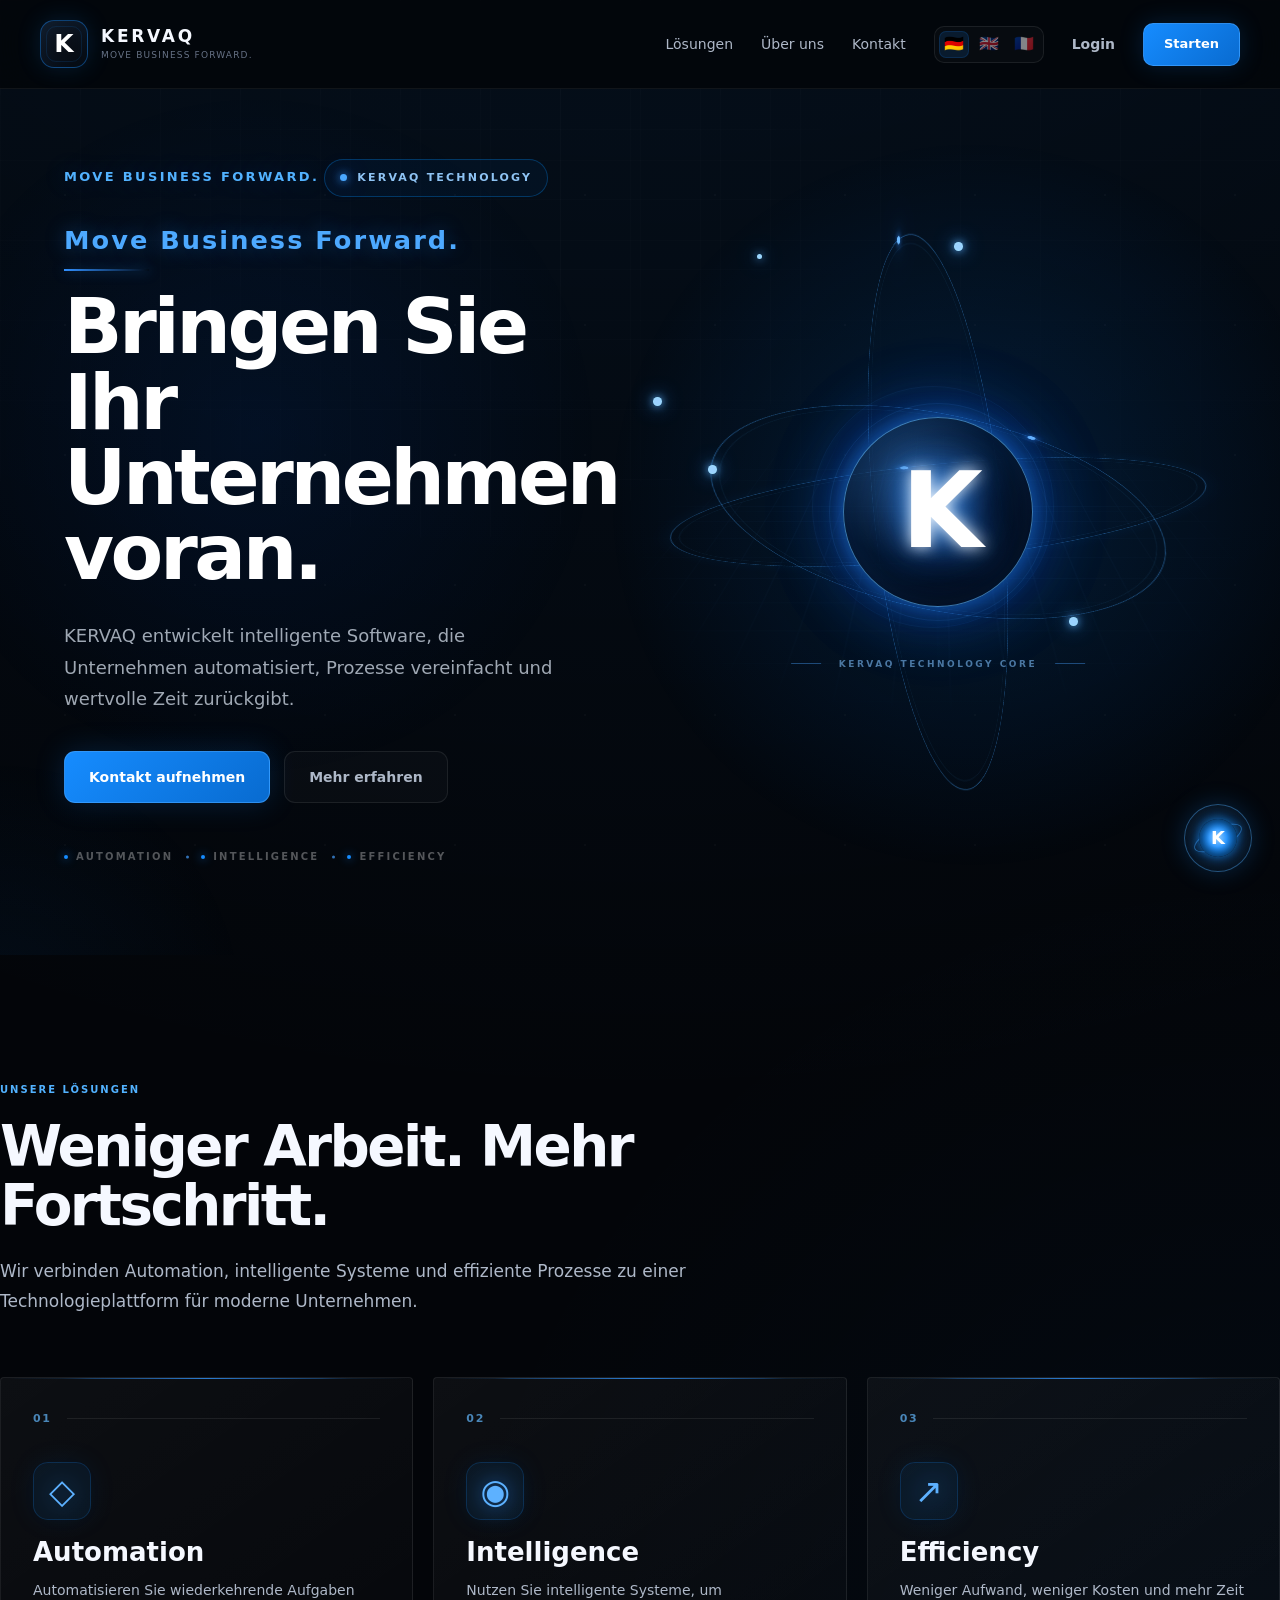
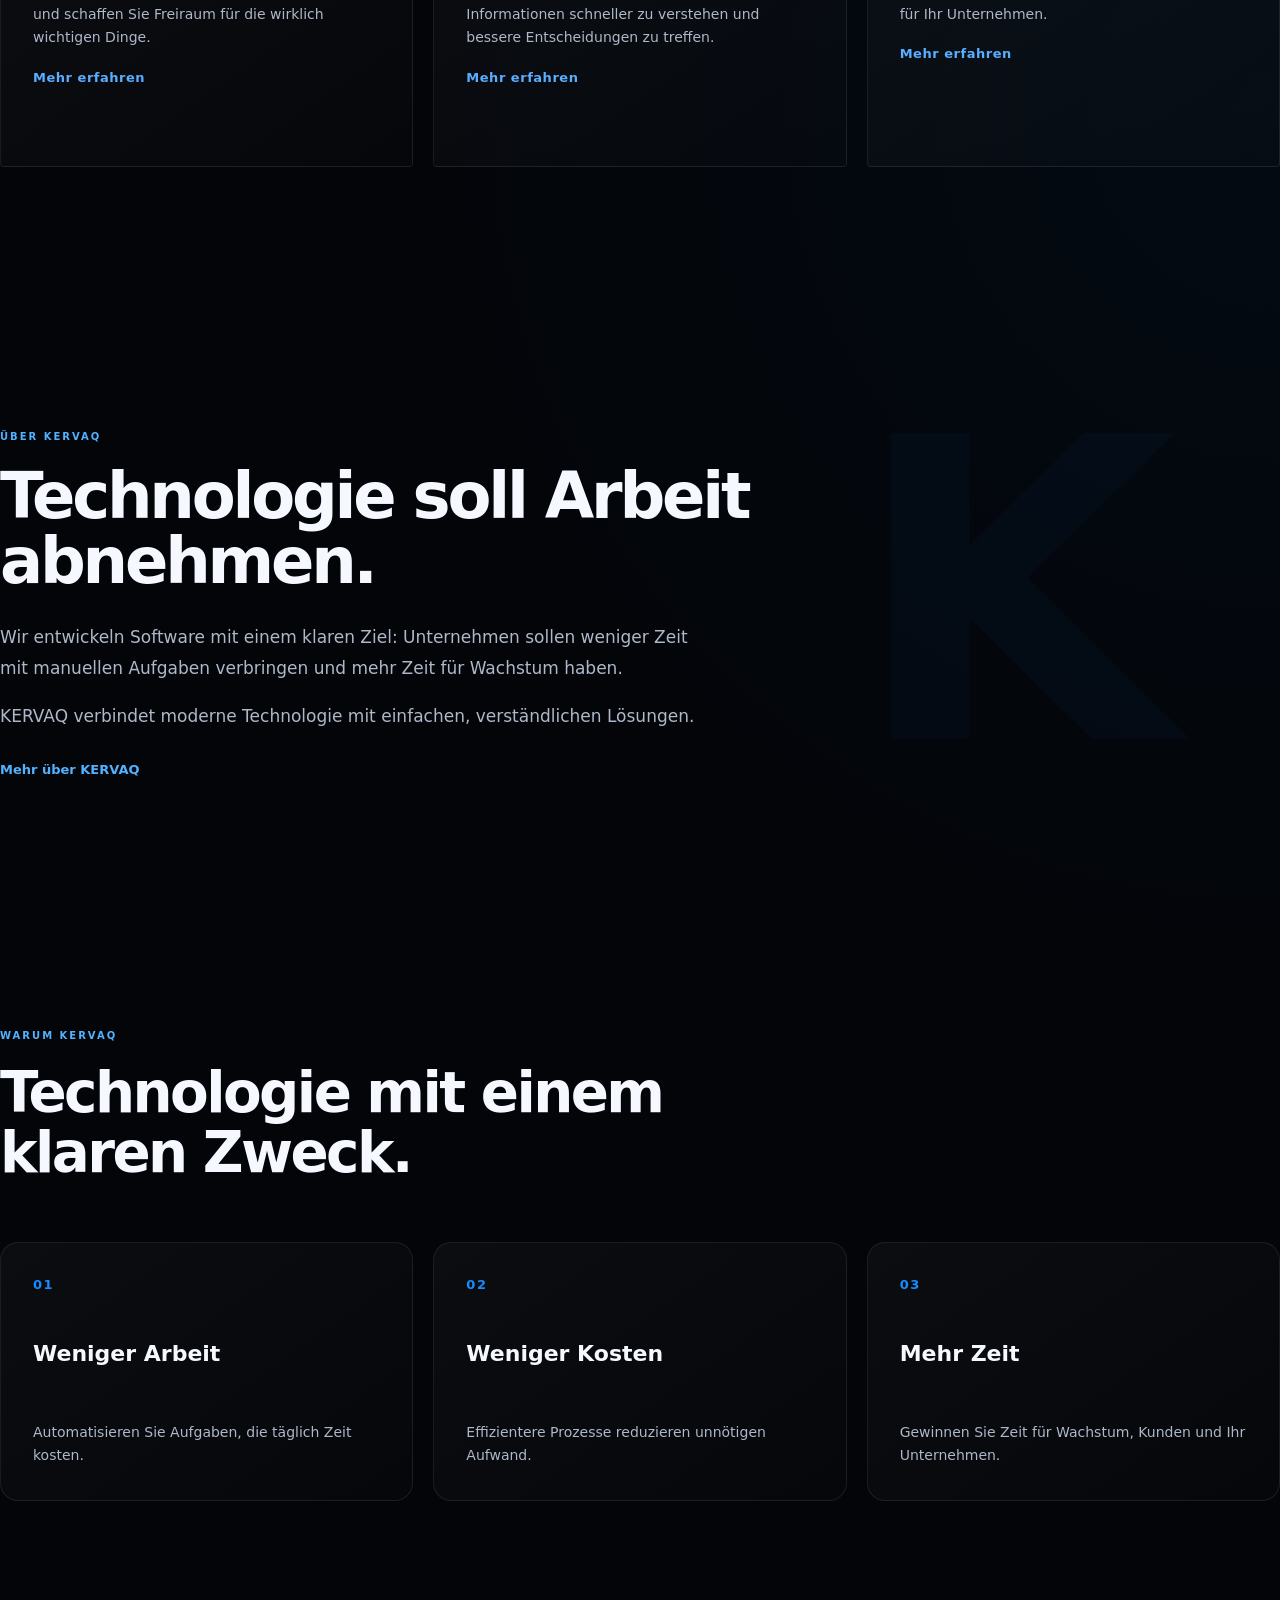
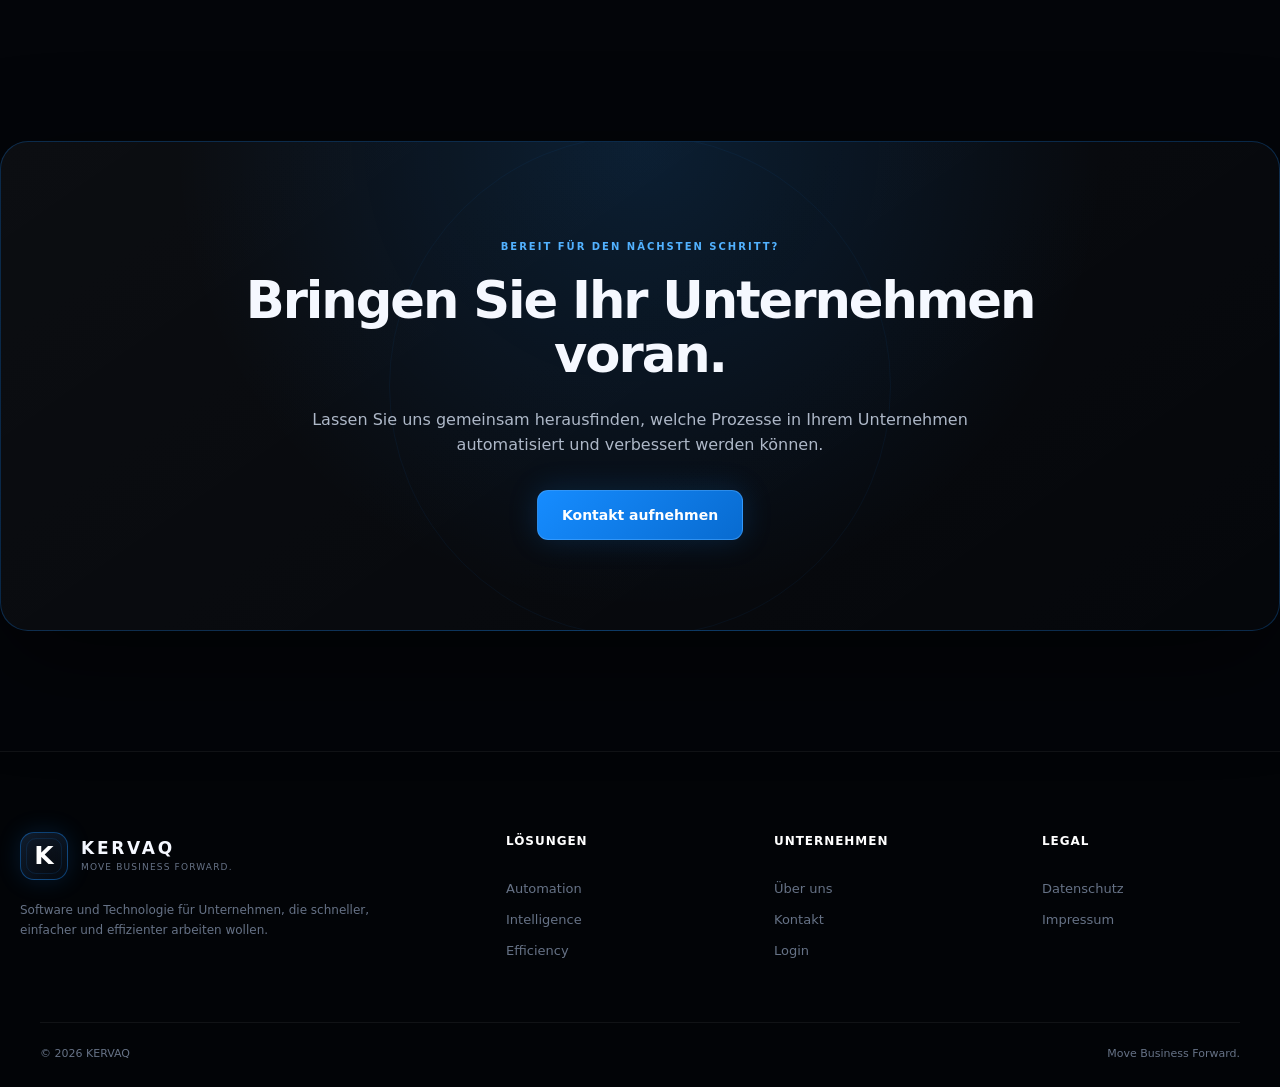
<file: index.html>
<!DOCTYPE html>  <html lang="de">  
<head>  
    <meta charset="UTF-8">  
    <meta name="viewport" content="width=device-width, initial-scale=1.0">  <title>KERVAQ — Move Business Forward.</title>  

<meta  
    name="description"  
    content="KERVAQ entwickelt intelligente Softwarelösungen, die Unternehmen automatisieren, vereinfachen und voranbringen."  
>  

<link rel="stylesheet" href="style.css">  

<style>  
    /* =========================================================  
       KERVAQ HOMEPAGE HERO  
       Nur für index.html  
       Navigation bleibt unverändert  
    ========================================================= */  

    .hero {  
        position: relative;  
        min-height: calc(100vh - 86px);  
        display: flex;  
        align-items: center;  
        overflow: hidden;  
        padding: 70px 5vw 90px;  
        background:  
            radial-gradient(  
                circle at 76% 48%,  
                rgba(0, 120, 255, 0.16),  
                transparent 34%  
            ),  
            radial-gradient(  
                circle at 20% 40%,  
                rgba(0, 90, 255, 0.08),  
                transparent 30%  
            );  
    }  

    .hero::before {  
        content: "";  
        position: absolute;  
        inset: 0;  
        pointer-events: none;  
        background-image:  
            linear-gradient(  
                rgba(255,255,255,0.025) 1px,  
                transparent 1px  
            ),  
            linear-gradient(  
                90deg,  
                rgba(255,255,255,0.025) 1px,  
                transparent 1px  
            );  
        background-size: 70px 70px;  
        mask-image: linear-gradient(  
            to right,  
            transparent,  
            black 35%,  
            black 85%,  
            transparent  
        );  
        opacity: 0.55;  
    }  

    .hero-layout {  
        position: relative;  
        z-index: 2;  
        width: min(1500px, 100%);  
        margin: 0 auto;  
        display: grid;  
        grid-template-columns: minmax(0, 0.9fr) minmax(500px, 1.1fr);  
        align-items: center;  
        gap: 50px;  
    }  

    /* =========================================================  
       HERO TEXT  
    ========================================================= */  

    .hero-content {  
        position: relative;  
        z-index: 5;  
        max-width: 700px;  
    }  

    .hero-badge {  
        display: inline-flex;  
        align-items: center;  
        gap: 10px;  
        margin-bottom: 28px;  
        padding: 9px 15px;  
        border: 1px solid rgba(0, 145, 255, 0.3);  
        border-radius: 999px;  
        background: rgba(0, 90, 180, 0.07);  
        color: rgba(150, 205, 255, 0.95);  
        font-size: 11px;  
        font-weight: 700;  
        letter-spacing: 0.2em;  
    }  

    .pulse-dot {  
        width: 7px;  
        height: 7px;  
        border-radius: 50%;  
        background: #4aa8ff;  
        box-shadow:  
            0 0 8px rgba(50, 150, 255, 0.9),  
            0 0 20px rgba(30, 120, 255, 0.7);  
        animation: heroPulse 2s ease-in-out infinite;  
    }  

    .hero-slogan {  
        margin-bottom: 18px;  
        color: #4da9ff;  
        font-size: clamp(18px, 2vw, 27px);  
        font-weight: 700;  
        letter-spacing: 0.08em;  
        line-height: 1.2;  
        text-shadow:  
            0 0 20px rgba(40, 140, 255, 0.35);  
    }  

    .hero-slogan::after {  
        content: "";  
        display: block;  
        width: 85px;  
        height: 2px;  
        margin-top: 14px;  
        background: linear-gradient(  
            90deg,  
            #318fff,  
            transparent  
        );  
        box-shadow: 0 0 12px rgba(40, 140, 255, 0.5);  
    }  

    .hero h1 {  
        max-width: 760px;  
        margin: 0;  
        color: #ffffff;  
        font-size: clamp(48px, 6vw, 88px);  
        line-height: 0.98;  
        font-weight: 800;  
        letter-spacing: -0.045em;  
        text-wrap: balance;  
    }  

    .hero-text {  
        max-width: 650px;  
        margin: 30px 0 0;  
        color: rgba(220, 230, 242, 0.72);  
        font-size: 18px;  
        line-height: 1.75;  
    }  

    .hero-actions {  
        display: flex;  
        flex-wrap: wrap;  
        gap: 14px;  
        margin-top: 36px;  
    }  

    .hero-actions .btn {  
        min-height: 52px;  
        padding: 0 24px;  
        display: inline-flex;  
        align-items: center;  
        justify-content: center;  
    }  

    .hero-meta {  
        display: flex;  
        flex-wrap: wrap;  
        gap: 28px;  
        margin-top: 46px;  
        color: rgba(255,255,255,0.32);  
        font-size: 10px;  
        font-weight: 700;  
        letter-spacing: 0.22em;  
    }  

    .hero-meta span {  
        position: relative;  
    }  

    .hero-meta span:not(:last-child)::after {  
        content: "";  
        position: absolute;  
        right: -16px;  
        top: 50%;  
        width: 3px;  
        height: 3px;  
        border-radius: 50%;  
        background: rgba(70, 160, 255, 0.7);  
        transform: translateY(-50%);  
    }  

    /* =========================================================  
       TECHNOLOGY CORE / SONNENSYSTEM  
    ========================================================= */  

    .hero-visual {  
        position: relative;  
        min-height: 650px;  
        display: flex;  
        align-items: center;  
        justify-content: center;  
    }  

    .tech-core {  
        position: relative;  
        width: min(680px, 48vw);  
        aspect-ratio: 1;  
        display: flex;  
        align-items: center;  
        justify-content: center;  
    }  

    .system-grid {  
        position: absolute;  
        inset: 5%;  
        border-radius: 50%;  
        background:  
            linear-gradient(  
                rgba(55, 150, 255, 0.08) 1px,  
                transparent 1px  
            ),  
            linear-gradient(  
                90deg,  
                rgba(55, 150, 255, 0.08) 1px,  
                transparent 1px  
            );  
        background-size: 35px 35px;  
        mask-image: radial-gradient(  
            circle,  
            black 20%,  
            transparent 70%  
        );  
        transform: perspective(600px) rotateX(65deg);  
        opacity: 0.55;  
    }  

    .core-glow {  
        position: absolute;  
        width: 48%;  
        height: 48%;  
        border-radius: 50%;  
        background:  
            radial-gradient(  
                circle,  
                rgba(80, 175, 255, 0.3),  
                rgba(20, 100, 255, 0.12) 38%,  
                transparent 72%  
            );  
        filter: blur(20px);  
        animation: coreGlow 4s ease-in-out infinite;  
    }  

    .ring {  
        position: absolute;  
        left: 50%;  
        top: 50%;  
        border: 1px solid rgba(70, 165, 255, 0.38);  
        border-radius: 50%;  
        transform-style: preserve-3d;  
        pointer-events: none;  
    }  

    .ring::before {  
        content: "";  
        position: absolute;  
        width: 8px;  
        height: 8px;  
        top: -4px;  
        left: 50%;  
        border-radius: 50%;  
        background: #6db9ff;  
        box-shadow:  
            0 0 8px #318fff,  
            0 0 22px rgba(45, 145, 255, 0.95),  
            0 0 45px rgba(30, 110, 255, 0.7);  
    }  

    .ring-one {  
        width: 92%;  
        height: 38%;  
        transform:  
            translate(-50%, -50%)  
            rotateX(68deg)  
            rotateZ(-18deg);  
        animation: orbitOne 12s linear infinite;  
    }  

    .ring-two {  
        width: 76%;  
        height: 76%;  
        transform:  
            translate(-50%, -50%)  
            rotateX(66deg)  
            rotateY(12deg)  
            rotateZ(22deg);  
        animation: orbitTwo 18s linear infinite reverse;  
    }  

    .ring-three {  
        width: 54%;  
        height: 90%;  
        transform:  
            translate(-50%, -50%)  
            rotateY(68deg)  
            rotateZ(-22deg);  
        animation: orbitThree 15s linear infinite;  
    }  

    .ring-one::after,  
    .ring-two::after,  
    .ring-three::after {  
        content: "";  
        position: absolute;  
        inset: 8px;  
        border: 1px solid rgba(80, 175, 255, 0.08);  
        border-radius: inherit;  
    }  

    /* =========================================================  
       CENTER K  
    ========================================================= */  

    .core {  
        position: relative;  
        z-index: 10;  
        width: 190px;  
        height: 190px;  
        display: flex;  
        align-items: center;  
        justify-content: center;  
        border-radius: 50%;  
        background:  
            radial-gradient(  
                circle at 35% 30%,  
                rgba(120, 200, 255, 0.2),  
                rgba(3, 15, 30, 0.95) 48%,  
                #02060d 75%  
            );  
        border: 1px solid rgba(90, 180, 255, 0.65);  
        box-shadow:  
            0 0 25px rgba(40, 135, 255, 0.55),  
            0 0 70px rgba(20, 105, 255, 0.35),  
            inset 0 0 45px rgba(40, 130, 255, 0.18);  
    }  

    .core::before {  
        content: "";  
        position: absolute;  
        inset: -15px;  
        border-radius: 50%;  
        border: 1px solid rgba(70, 160, 255, 0.16);  
    }  

    .core::after {  
        content: "";  
        position: absolute;  
        inset: -32px;  
        border-radius: 50%;  
        border: 1px solid rgba(50, 145, 255, 0.08);  
    }  

    .core-inner {  
        color: #ffffff;  
        font-size: 105px;  
        font-weight: 900;  
        line-height: 1;  
        letter-spacing: -0.08em;  
        text-shadow:  
            0 0 15px rgba(255,255,255,0.9),  
            0 0 35px rgba(50,150,255,0.9),  
            0 0 70px rgba(30,100,255,0.75);  
        animation: kFloat 4s ease-in-out infinite;  
    }  

    /* =========================================================  
       ORBIT PARTICLES  
    ========================================================= */  

    .orbit-dot {  
        position: absolute;  
        z-index: 12;  
        width: 9px;  
        height: 9px;  
        border-radius: 50%;  
        background: #9bd2ff;  
        box-shadow:  
            0 0 8px #5ab0ff,  
            0 0 20px rgba(50, 150, 255, 0.95);  
    }  

    .dot-one {  
        top: 20%;  
        left: 23%;  
    }  

    .dot-two {  
        top: 29%;  
        right: 17%;  
    }  

    .dot-three {  
        bottom: 17%;  
        left: 27%;  
    }  

    .dot-four {  
        bottom: 28%;  
        right: 20%;  
    }  

    .dot-five {  
        top: 48%;  
        left: 7%;  
        width: 5px;  
        height: 5px;  
    }  

    .core-label {  
        position: absolute;  
        bottom: 8%;  
        left: 50%;  
        transform: translateX(-50%);  
        white-space: nowrap;  
        color: rgba(130, 195, 255, 0.58);  
        font-size: 9px;  
        font-weight: 700;  
        letter-spacing: 0.28em;  
    }  

    .core-label::before,  
    .core-label::after {  
        content: "";  
        display: inline-block;  
        width: 30px;  
        height: 1px;  
        margin: 0 12px 3px;  
        background: rgba(70, 160, 255, 0.4);  
    }  

    /* =========================================================  
       ANIMATIONEN  
    ========================================================= */  

    @keyframes heroPulse {  
        0%, 100% {  
            opacity: 0.6;  
            transform: scale(0.8);  
        }  

        50% {  
            opacity: 1;  
            transform: scale(1.15);  
        }  
    }  

    @keyframes coreGlow {  
        0%, 100% {  
            transform: scale(0.92);  
            opacity: 0.7;  
        }  

        50% {  
            transform: scale(1.08);  
            opacity: 1;  
        }  
    }  

    @keyframes kFloat {  
        0%, 100% {  
            transform: translateY(0);  
        }  

        50% {  
            transform: translateY(-7px);  
        }  
    }  

    @keyframes orbitOne {  
        from {  
            transform:  
                translate(-50%, -50%)  
                rotateX(68deg)  
                rotateZ(-18deg)  
                rotate(0deg);  
        }  

        to {  
            transform:  
                translate(-50%, -50%)  
                rotateX(68deg)  
                rotateZ(-18deg)  
                rotate(360deg);  
        }  
    }  

    @keyframes orbitTwo {  
        from {  
            transform:  
                translate(-50%, -50%)  
                rotateX(66deg)  
                rotateY(12deg)  
                rotateZ(22deg)  
                rotate(0deg);  
        }  

        to {  
            transform:  
                translate(-50%, -50%)  
                rotateX(66deg)  
                rotateY(12deg)  
                rotateZ(22deg)  
                rotate(360deg);  
        }  
    }  

    @keyframes orbitThree {  
        from {  
            transform:  
                translate(-50%, -50%)  
                rotateY(68deg)  
                rotateZ(-22deg)  
                rotate(0deg);  
        }  

        to {  
            transform:  
                translate(-50%, -50%)  
                rotateY(68deg)  
                rotateZ(-22deg)  
                rotate(360deg);  
        }  
    }  

    /* =========================================================  
       HOMEPAGE CARDS  
    ========================================================= */  

    .cards-grid .card {  
        position: relative;  
        padding: 32px;  
        border: 1px solid rgba(255,255,255,0.08);  
        background:  
            linear-gradient(  
                145deg,  
                rgba(255,255,255,0.045),  
                rgba(255,255,255,0.012)  
            );  
        border-radius: 4px;  
        overflow: hidden;  
        transition:  
            transform 0.35s ease,  
            border-color 0.35s ease,  
            box-shadow 0.35s ease;  
    }  

    .cards-grid .card::before {  
        content: "";  
        position: absolute;  
        top: 0;  
        left: 0;  
        width: 100%;  
        height: 1px;  
        background: linear-gradient(  
            90deg,  
            transparent,  
            rgba(50,150,255,0.8),  
            transparent  
        );  
    }  

    .cards-grid .card:hover {  
        transform: translateY(-7px);  
        border-color: rgba(50,145,255,0.35);  
        box-shadow:  
            0 18px 55px rgba(0,0,0,0.25),  
            0 0 35px rgba(30,110,255,0.08);  
    }  

    .card-top {  
        display: flex;  
        align-items: center;  
        gap: 15px;  
    }  

    .card-number {  
        color: rgba(100,185,255,0.7);  
        font-size: 11px;  
        font-weight: 700;  
        letter-spacing: 0.15em;  
    }  

    .card-line {  
        flex: 1;  
        height: 1px;  
        background: rgba(255,255,255,0.08);  
    }  

    .card-icon {  
        margin: 35px 0 18px;  
        color: #5db1ff;  
        font-size: 34px;  
        text-shadow: 0 0 25px rgba(40,145,255,0.65);  
    }  

    .cards-grid .card h3 {  
        margin-bottom: 12px;  
    }  

    .cards-grid .card-details {  
        margin-top: 15px;  
        color: rgba(255,255,255,0.48);  
        font-size: 14px;  
        line-height: 1.7;  
    }  

    .learn-more {  
        margin-top: 18px;  
        padding: 0;  
        border: 0;  
        background: none;  
        color: #5aaeff;  
        cursor: pointer;  
        font: inherit;  
        font-size: 13px;  
        font-weight: 600;  
    }  

    /* =========================================================  
       MISSION VISUAL  
    ========================================================= */  

    .about-section {  
        position: relative;  
        overflow: hidden;  
    }  

    .about-section::after {  
        content: "K";  
        position: absolute;  
        right: 8%;  
        top: 50%;  
        transform: translateY(-50%);  
        color: rgba(40,130,255,0.035);  
        font-size: 420px;  
        font-weight: 900;  
        line-height: 1;  
        pointer-events: none;  
    }  

    .about-section .about-content {  
        position: relative;  
        z-index: 2;  
        max-width: 800px;  
    }  

    /* =========================================================  
       FOOTER  
    ========================================================= */  

    .footer-container {  
        width: min(1450px, calc(100% - 40px));  
        margin: 0 auto;  
        display: grid;  
        grid-template-columns: 2fr 1fr 1fr 1fr;  
        gap: 50px;  
    }  

    .footer-column h3 {  
        margin-bottom: 18px;  
    }  

    /* =========================================================  
       KERVAQ AI — NEUES LOGO  
    ========================================================= */  

    .ai-open {  
        position: fixed;  
        right: 28px;  
        bottom: 28px;  
        z-index: 900;  

        width: 68px;  
        height: 68px;  

        display: flex;  
        align-items: center;  
        justify-content: center;  

        padding: 0;  

        border: 1px solid rgba(69, 168, 255, 0.45);  
        border-radius: 50%;  

        background:  
            radial-gradient(  
                circle at 50% 45%,  
                rgba(69, 168, 255, 0.18),  
                #0b1018 52%,  
                #05070b 100%  
            );  

        color: #ffffff;  
        cursor: pointer;  

        overflow: hidden;  

        box-shadow:  
            0 0 25px rgba(22, 140, 255, 0.22),  
            inset 0 0 18px rgba(22, 140, 255, 0.08);  

        transition:  
            width 0.35s ease,  
            border-radius 0.35s ease,  
            transform 0.25s ease,  
            box-shadow 0.25s ease;  
    }  

    .ai-core {  
        position: relative;  

        width: 38px;  
        height: 38px;  

        flex-shrink: 0;  

        display: grid;  
        place-items: center;  

        border-radius: 50%;  

        background:  
            radial-gradient(  
                circle,  
                #45a8ff 0%,  
                #168cff 32%,  
                #0b4f91 60%,  
                #07101a 100%  
            );  

        box-shadow:  
            0 0 12px rgba(22, 140, 255, 0.7),  
            0 0 28px rgba(22, 140, 255, 0.35);  

        z-index: 2;  
    }  

    .ai-core-k {  
        font-size: 18px;  
        font-weight: 900;  
        line-height: 1;  

        color: #ffffff;  

        text-shadow:  
            0 0 8px rgba(255, 255, 255, 0.8),  
            0 0 18px rgba(69, 168, 255, 0.8);  
    }  

    .ai-orbit {  
        position: absolute;  

        width: 52px;  
        height: 20px;  

        border: 1px solid rgba(69, 168, 255, 0.5);  
        border-radius: 50%;  

        transform: rotate(-25deg);  

        animation: aiOrbit 5s linear infinite;  

        box-shadow:  
            0 0 10px rgba(22, 140, 255, 0.2);  
    }  

    .ai-orbit::after {  
        content: "";  

        position: absolute;  

        width: 5px;  
        height: 5px;  

        top: -3px;  
        left: 50%;  

        border-radius: 50%;  

        background: #45a8ff;  

        box-shadow:  
            0 0 8px #45a8ff,  
            0 0 16px rgba(69, 168, 255, 0.8);  
    }  

    .ai-label {  
        max-width: 0;  

        margin-left: 0;  

        opacity: 0;  

        white-space: nowrap;  

        font-size: 12px;  
        font-weight: 800;  
        letter-spacing: 0.08em;  

        transition:  
            max-width 0.35s ease,  
            opacity 0.2s ease,  
            margin 0.35s ease;  
    }  

    .ai-open:hover {  
        width: 170px;  

        border-radius: 36px;  

        transform: translateY(-3px);  

        box-shadow:  
            0 0 40px rgba(22, 140, 255, 0.38),  
            inset 0 0 20px rgba(22, 140, 255, 0.1);  
    }  

    .ai-open:hover .ai-label {  
        max-width: 100px;  

        margin-left: 10px;  

        opacity: 1;  
    }  

    @keyframes aiOrbit {  
        from {  
            transform: rotate(-25deg) rotate(0deg);  
        }  

        to {  
            transform: rotate(-25deg) rotate(360deg);  
        }  
    }  

    /* =========================================================  
       RESPONSIVE  
    ========================================================= */  

    @media (max-width: 1100px) {  

        .hero {  
            padding-top: 55px;  
        }  

        .hero-layout {  
            grid-template-columns: 1fr;  
            gap: 10px;  
        }  

        .hero-content {  
            max-width: 850px;  
            margin: 0 auto;  
            text-align: center;  
        }  

        .hero-badge {  
            justify-content: center;  
        }  

        .hero-slogan::after {  
            margin-left: auto;  
            margin-right: auto;  
        }  

        .hero h1 {  
            margin-left: auto;  
            margin-right: auto;  
        }  

        .hero-text {  
            margin-left: auto;  
            margin-right: auto;  
        }  

        .hero-actions {  
            justify-content: center;  
        }  

        .hero-meta {  
            justify-content: center;  
        }  

        .hero-visual {  
            min-height: 570px;  
        }  

        .tech-core {  
            width: min(600px, 72vw);  
        }  

        .footer-container {  
            grid-template-columns: 1fr 1fr;  
        }  
    }  

    @media (max-width: 800px) {  

        .ai-open {  
            right: 18px;  
            bottom: 18px;  

            width: 58px;  
            height: 58px;  
        }  

        .ai-core {  
            width: 34px;  
            height: 34px;  
        }  

        .ai-core-k {  
            font-size: 16px;  
        }  

        .ai-orbit {  
            width: 46px;  
            height: 18px;  
        }  

        .ai-open:hover {  
            width: 58px;  
            height: 58px;  

            border-radius: 50%;  

            transform: translateY(-2px);  
        }  

        .ai-open:hover .ai-label {  
            display: none;  
        }  
    }  

    @media (max-width: 700px) {  

        .hero {  
            min-height: auto;  
            padding: 50px 22px 65px;  
        }  

        .hero h1 {  
            font-size: clamp(42px, 12vw, 62px);  
        }  

        .hero-slogan {  
            font-size: 17px;  
        }  

        .hero-text {  
            font-size: 16px;  
            line-height: 1.65;  
        }  

        .hero-actions {  
            flex-direction: column;  
            align-items: stretch;  
        }  

        .hero-actions .btn {  
            width: 100%;  
        }  

        .hero-meta {  
            gap: 18px;  
            font-size: 8px;  
        }  

        .hero-meta span:not(:last-child)::after {  
            right: -11px;  
        }  

        .hero-visual {  
            min-height: 410px;  
            margin-top: 5px;  
        }  

        .tech-core {  
            width: min(440px, 94vw);  
        }  

        .core {  
            width: 125px;  
            height: 125px;  
        }  

        .core-inner {  
            font-size: 72px;  
        }  

        .core-label {  
            bottom: 5%;  
            font-size: 7px;  
        }  

        .core-label::before,  
        .core-label::after {  
            width: 15px;  
            margin-left: 6px;  
            margin-right: 6px;  
        }  

        .cards-grid .card {  
            padding: 25px;  
        }  

        .footer-container {  
            grid-template-columns: 1fr;  
            gap: 35px;  
        }  
    }  

    @media (max-width: 420px) {  

        .hero {  
            padding-left: 17px;  
            padding-right: 17px;  
        }  

        .hero-visual {  
            min-height: 350px;  
        }  

        .tech-core {  
            width: 96vw;  
        }  

        .core {  
            width: 105px;  
            height: 105px;  
        }  

        .core-inner {  
            font-size: 60px;  
        }  

        .hero-meta {  
            gap: 14px;  
        }  
    }  
</style>

</head>  <body>  <!-- =========================================  
     NAVIGATION  
     NICHT VERÄNDERT  
========================================== -->  

<header class="navbar">  

    <div class="nav-container">  

        <a href="index.html" class="brand">  

            <div class="brand-logo">  
                K  
            </div>  

            <div class="brand-text">  

                <span class="brand-name">  
                    KERVAQ  
                </span>  

                <span class="brand-tagline">  
                    Move Business Forward.  
                </span>  

            </div>  

        </a>  


        <nav class="nav-right">  

            <a  
                href="loesungen.html"  
                data-nav="loesungen"  
                data-i18n="solutions"  
            >  
                Lösungen  
            </a>  

            <a  
                href="ueber-uns.html"  
                data-nav="ueber-uns"  
                data-i18n="about"  
            >  
                Über uns  
            </a>  

            <a  
                href="kontakt.html"  
                data-nav="kontakt"  
                data-i18n="contact"  
            >  
                Kontakt  
            </a>  


            <div class="language-switcher">  

                <button  
                    class="lang-btn active"  
                    data-lang="de"  
                    type="button"  
                    aria-label="Deutsch"  
                >  
                    🇩🇪  
                </button>  

                <button  
                    class="lang-btn"  
                    data-lang="en"  
                    type="button"  
                    aria-label="English"  
                >  
                    🇬🇧  
                </button>  

                <button  
                    class="lang-btn"  
                    data-lang="fr"  
                    type="button"  
                    aria-label="Français"  
                >  
                    🇫🇷  
                </button>  

            </div>  


            <a  
                href="login.html"  
                class="nav-login"  
                data-nav="login"  
                data-i18n="login"  
            >  
                Login  
            </a>  

            <a  
                href="kontakt.html"  
                class="nav-cta"  
                data-i18n="start"  
            >  
                Starten  
            </a>  

        </nav>  


        <button  
            class="mobile-menu"  
            type="button"  
            aria-label="Menü öffnen"  
        >  
            <span></span>  
            <span></span>  
            <span></span>  
        </button>  

    </div>  

</header>  


<!-- =========================================  
     MAIN  
========================================== -->  

<main>  


    <!-- =====================================  
         HERO  
    ====================================== -->  

    <section class="hero">  

        <div class="hero-layout">  


            <div class="hero-content">  

                <div class="hero-badge">  

                    <span class="pulse-dot"></span>  

                    KERVAQ TECHNOLOGY  

                </div>  


                <div class="hero-slogan">  
                    Move Business Forward.  
                </div>  


                <h1 data-i18n="heroTitle">  
                    Bringen Sie Ihr Unternehmen voran.  
                </h1>  


                <p  
                    class="hero-text"  
                    data-i18n="heroText"  
                >  
                    Wir entwickeln intelligente Softwarelösungen,  
                    die Prozesse automatisieren, Arbeit reduzieren  
                    und Unternehmen effizienter machen.  
                </p>  


                <div class="hero-actions">  

                    <a  
                        href="kontakt.html"  
                        class="btn btn-primary"  
                        data-i18n="heroPrimary"  
                    >  
                        Kontakt aufnehmen  
                    </a>  

                    <a  
                        href="#solutions"  
                        class="btn btn-secondary"  
                        data-i18n="heroSecondary"  
                    >  
                        Lösungen entdecken  
                    </a>  

                </div>  


                <div class="hero-meta">  

                    <span>AUTOMATION</span>  

                    <span>INTELLIGENCE</span>  

                    <span>EFFICIENCY</span>  

                </div>  

            </div>  


            <div class="hero-visual">  

                <div class="tech-core">  

                    <div class="system-grid"></div>  

                    <div class="core-glow"></div>  

                    <div class="ring ring-one"></div>  

                    <div class="ring ring-two"></div>  

                    <div class="ring ring-three"></div>  


                    <div class="core">  

                        <div class="core-inner">  
                            K  
                        </div>  

                    </div>  


                    <div class="orbit-dot dot-one"></div>  

                    <div class="orbit-dot dot-two"></div>  

                    <div class="orbit-dot dot-three"></div>  

                    <div class="orbit-dot dot-four"></div>  

                    <div class="orbit-dot dot-five"></div>  


                    <div class="core-label">  
                        KERVAQ TECHNOLOGY CORE  
                    </div>  

                </div>  

            </div>  

        </div>  

    </section>  


    <!-- =====================================  
         SOLUTIONS  
    ====================================== -->  

    <section  
        class="section"  
        id="solutions"  
    >  

        <div class="section-heading">  

            <div  
                class="eyebrow"  
                data-i18n="solutionsEyebrow"  
            >  
                WAS WIR TUN  
            </div>  


            <h2 data-i18n="solutionsTitle">  
                Technologie, die Arbeit abnimmt.  
            </h2>  


            <p data-i18n="solutionsText">  
                KERVAQ verbindet Automatisierung,  
                intelligente Systeme und effiziente  
                Prozesse zu Lösungen, die Unternehmen  
                nachhaltig voranbringen.  
            </p>  

        </div>  


        <div class="cards-grid">  

            <article class="card">  

                <div class="card-top">  

                    <span class="card-number">  
                        01  
                    </span>  

                    <span class="card-line"></span>  

                </div>  


                <div class="card-icon">  
                    ◇  
                </div>  


                <h3 data-i18n="automationTitle">  
                    Automation  
                </h3>  


                <p data-i18n="automationText">  
                    Wiederkehrende Aufgaben automatisieren  
                    und wertvolle Zeit zurückgewinnen.  
                </p>  


                <div class="card-details">  

                    <p data-i18n="automationDetails">  
                        Prozesse laufen automatisch im Hintergrund,  
                        reduzieren manuellen Aufwand und schaffen  
                        mehr Zeit für die wirklich wichtigen Aufgaben.  
                    </p>  

                </div>  


                <button  
                    class="learn-more"  
                    type="button"  
                    data-open-text="Weniger anzeigen"  
                    data-i18n="more"  
                >  
                    Mehr erfahren  
                </button>  

            </article>  


            <article class="card">  

                <div class="card-top">  

                    <span class="card-number">  
                        02  
                    </span>  

                    <span class="card-line"></span>  

                </div>  


                <div class="card-icon">  
                    ◉  
                </div>  


                <h3 data-i18n="intelligenceTitle">  
                    Intelligence  
                </h3>  


                <p data-i18n="intelligenceText">  
                    Intelligente Software für bessere  
                    Entscheidungen und neue Möglichkeiten.  
                </p>  


                <div class="card-details">  

                    <p data-i18n="intelligenceDetails">  
                        Daten und Informationen werden intelligent  
                        verarbeitet, damit Unternehmen schneller  
                        reagieren und fundierter handeln können.  
                    </p>  

                </div>  


                <button  
                    class="learn-more"  
                    type="button"  
                    data-open-text="Weniger anzeigen"  
                    data-i18n="more"  
                >  
                    Mehr erfahren  
                </button>  

            </article>  


            <article class="card">  

                <div class="card-top">  

                    <span class="card-number">  
                        03  
                    </span>  

                    <span class="card-line"></span>  

                </div>  


                <div class="card-icon">  
                    ↗  
                </div>  


                <h3 data-i18n="efficiencyTitle">  
                    Efficiency  
                </h3>  


                <p data-i18n="efficiencyText">  
                    Weniger Kosten, weniger Aufwand und  
                    effizientere Abläufe.  
                </p>  


                <div class="card-details">  

                    <p data-i18n="efficiencyDetails">  
                        Wir optimieren Prozesse so, dass Ressourcen  
                        besser genutzt werden und Unternehmen  
                        effizienter arbeiten können.  
                    </p>  

                </div>  


                <button  
                    class="learn-more"  
                    type="button"  
                    data-open-text="Weniger anzeigen"  
                    data-i18n="more"  
                >  
                    Mehr erfahren  
                </button>  

            </article>  

        </div>  

    </section>  


    <!-- =====================================  
         MISSION  
    ====================================== -->  

    <section class="section about-section">  

        <div class="about-content">  

            <div  
                class="eyebrow"  
                data-i18n="aboutEyebrow"  
            >  
                UNSERE MISSION  
            </div>  


            <h2 data-i18n="aboutTitle">  
                Mehr Zeit für das,  
                was wirklich zählt.  
            </h2>  


            <p data-i18n="aboutText">  
                Unternehmen verlieren jeden Tag Zeit durch  
                manuelle Prozesse, unnötige Arbeit und  
                komplexe Abläufe.  
            </p>  


            <p data-i18n="aboutText2">  
                KERVAQ entwickelt Technologien, die genau diese  
                Probleme lösen. Wir automatisieren Arbeit,  
                vereinfachen Prozesse und schaffen dadurch  
                mehr Freiraum für Wachstum.  
            </p>  


            <a  
                href="ueber-uns.html"  
                class="text-link"  
                data-i18n="aboutLink"  
            >  
                Mehr über KERVAQ  
            </a>  

        </div>  

    </section>  


    <!-- =====================================  
         WHY KERVAQ  
    ====================================== -->  

    <section class="section">  

        <div class="section-heading">  

            <div  
                class="eyebrow"  
                data-i18n="whyEyebrow"  
            >  
                WARUM KERVAQ  
            </div>  


            <h2 data-i18n="whyTitle">  
                Weniger Arbeit.  
                Mehr Fortschritt.  
            </h2>  

        </div>  


        <div class="features-grid">  

            <article class="feature">  

                <span class="feature-number">  
                    01  
                </span>  


                <h3 data-i18n="feature1Title">  
                    Mehr Zeit  
                </h3>  


                <p data-i18n="feature1Text">  
                    Automatisierte Prozesse nehmen Ihrem Team  
                    wiederkehrende Arbeit ab.  
                </p>  

            </article>  


            <article class="feature">  

                <span class="feature-number">  
                    02  
                </span>  


                <h3 data-i18n="feature2Title">  
                    Weniger Kosten  
                </h3>  


                <p data-i18n="feature2Text">  
                    Effizientere Abläufe helfen dabei,  
                    Ressourcen sinnvoller einzusetzen.  
                </p>  

            </article>  


            <article class="feature">  

                <span class="feature-number">  
                    03  
                </span>  


                <h3 data-i18n="feature3Title">  
                    Mehr Wachstum  
                </h3>  


                <p data-i18n="feature3Text">  
                    Mehr Zeit und bessere Prozesse schaffen  
                    Raum für neue Möglichkeiten.  
                </p>  

            </article>  

        </div>  

    </section>  


    <!-- =====================================  
         FINAL CTA  
    ====================================== -->  

    <section class="section cta-section">  

        <div class="cta-box">  

            <div  
                class="eyebrow"  
                data-i18n="ctaEyebrow"  
            >  
                BEREIT FÜR DEN NÄCHSTEN SCHRITT?  
            </div>  


            <h2 data-i18n="ctaTitle">  
                Bringen Sie Ihr Unternehmen voran.  
            </h2>  


            <p data-i18n="ctaText">  
                Lassen Sie uns gemeinsam herausfinden,  
                welche Prozesse in Ihrem Unternehmen  
                automatisiert und verbessert werden können.  
            </p>  


            <a  
                href="kontakt.html"  
                class="btn btn-primary"  
                data-i18n="ctaButton"  
            >  
                Kontakt aufnehmen  
            </a>  

        </div>  

    </section>  

</main>  


<!-- =========================================  
     KERVAQ AI  
========================================== -->  

<button  
    class="ai-open"  
    type="button"  
    aria-label="KERVAQ AI öffnen"  
>  

    <span class="ai-orbit"></span>  

    <span class="ai-core">  
        <span class="ai-core-k">K</span>  
    </span>  

    <span class="ai-label">  
        KERVAQ AI  
    </span>  

</button>  


<div class="ai-chat">  

    <div class="ai-header">  

        <div>  

            <span class="ai-status"></span>  

            <strong data-i18n="aiTitle">  
                KERVAQ AI  
            </strong>  

        </div>  


        <button  
            class="ai-close"  
            type="button"  
            aria-label="Chat schließen"  
        >  
            ×  
        </button>  

    </div>  


    <div class="ai-messages">  

        <div class="ai-message ai-message-bot">  

            <p data-i18n="aiWelcome">  
                Hallo! Ich bin die KERVAQ AI.  
                Frag mich gerne etwas über KERVAQ.  
            </p>  

        </div>  

    </div>  


    <form class="ai-form">  

        <input  
            type="text"  
            data-i18n-placeholder="aiPlaceholder"  
            placeholder="Frage zu KERVAQ..."  
            autocomplete="off"  
        >  


        <button  
            type="submit"  
            aria-label="Nachricht senden"  
        >  
            →  
        </button>  

    </form>  

</div>  


<!-- =========================================  
     FOOTER  
========================================== -->  

<footer class="footer">  

    <div class="footer-container">  

        <div class="footer-brand">  

            <a href="index.html" class="brand">  

                <div class="brand-logo">  
                    K  
                </div>  

                <div class="brand-text">  

                    <span class="brand-name">  
                        KERVAQ  
                    </span>  

                    <span class="brand-tagline">  
                        Move Business Forward.  
                    </span>  

                </div>  

            </a>  


            <p>  
                Software und Technologie für Unternehmen,  
                die schneller, einfacher und effizienter  
                arbeiten wollen.  
            </p>  

        </div>  


        <div class="footer-column">  

            <h3 data-i18n="footerSolutions">  
                Lösungen  
            </h3>  


            <a href="loesungen.html">  
                Automation  
            </a>  


            <a href="loesungen.html">  
                Intelligence  
            </a>  


            <a href="loesungen.html">  
                Efficiency  
            </a>  

        </div>  


        <div class="footer-column">  

            <h3 data-i18n="footerAbout">  
                KERVAQ  
            </h3>  


            <a  
                href="ueber-uns.html"  
                data-i18n="about"  
            >  
                Über uns  
            </a>  


            <a  
                href="kontakt.html"  
                data-i18n="contact"  
            >  
                Kontakt  
            </a>  


            <a  
                href="login.html"  
                data-i18n="login"  
            >  
                Login  
            </a>  

        </div>  


        <div class="footer-column">  

            <h3>  
                Legal  
            </h3>  


            <a  
                href="datenschutz.html"  
                data-i18n="footerPrivacy"  
            >  
                Datenschutz  
            </a>  


            <a  
                href="impressum.html"  
                data-i18n="footerImprint"  
            >  
                Impressum  
            </a>  

        </div>  

    </div>  


    <div class="footer-bottom">  

        <span>  
            © 2026 KERVAQ  
        </span>  


        <span>  
            Move Business Forward.  
        </span>  

    </div>  

</footer>  


<script src="script.js"></script>

</body>  
</html>
</file>
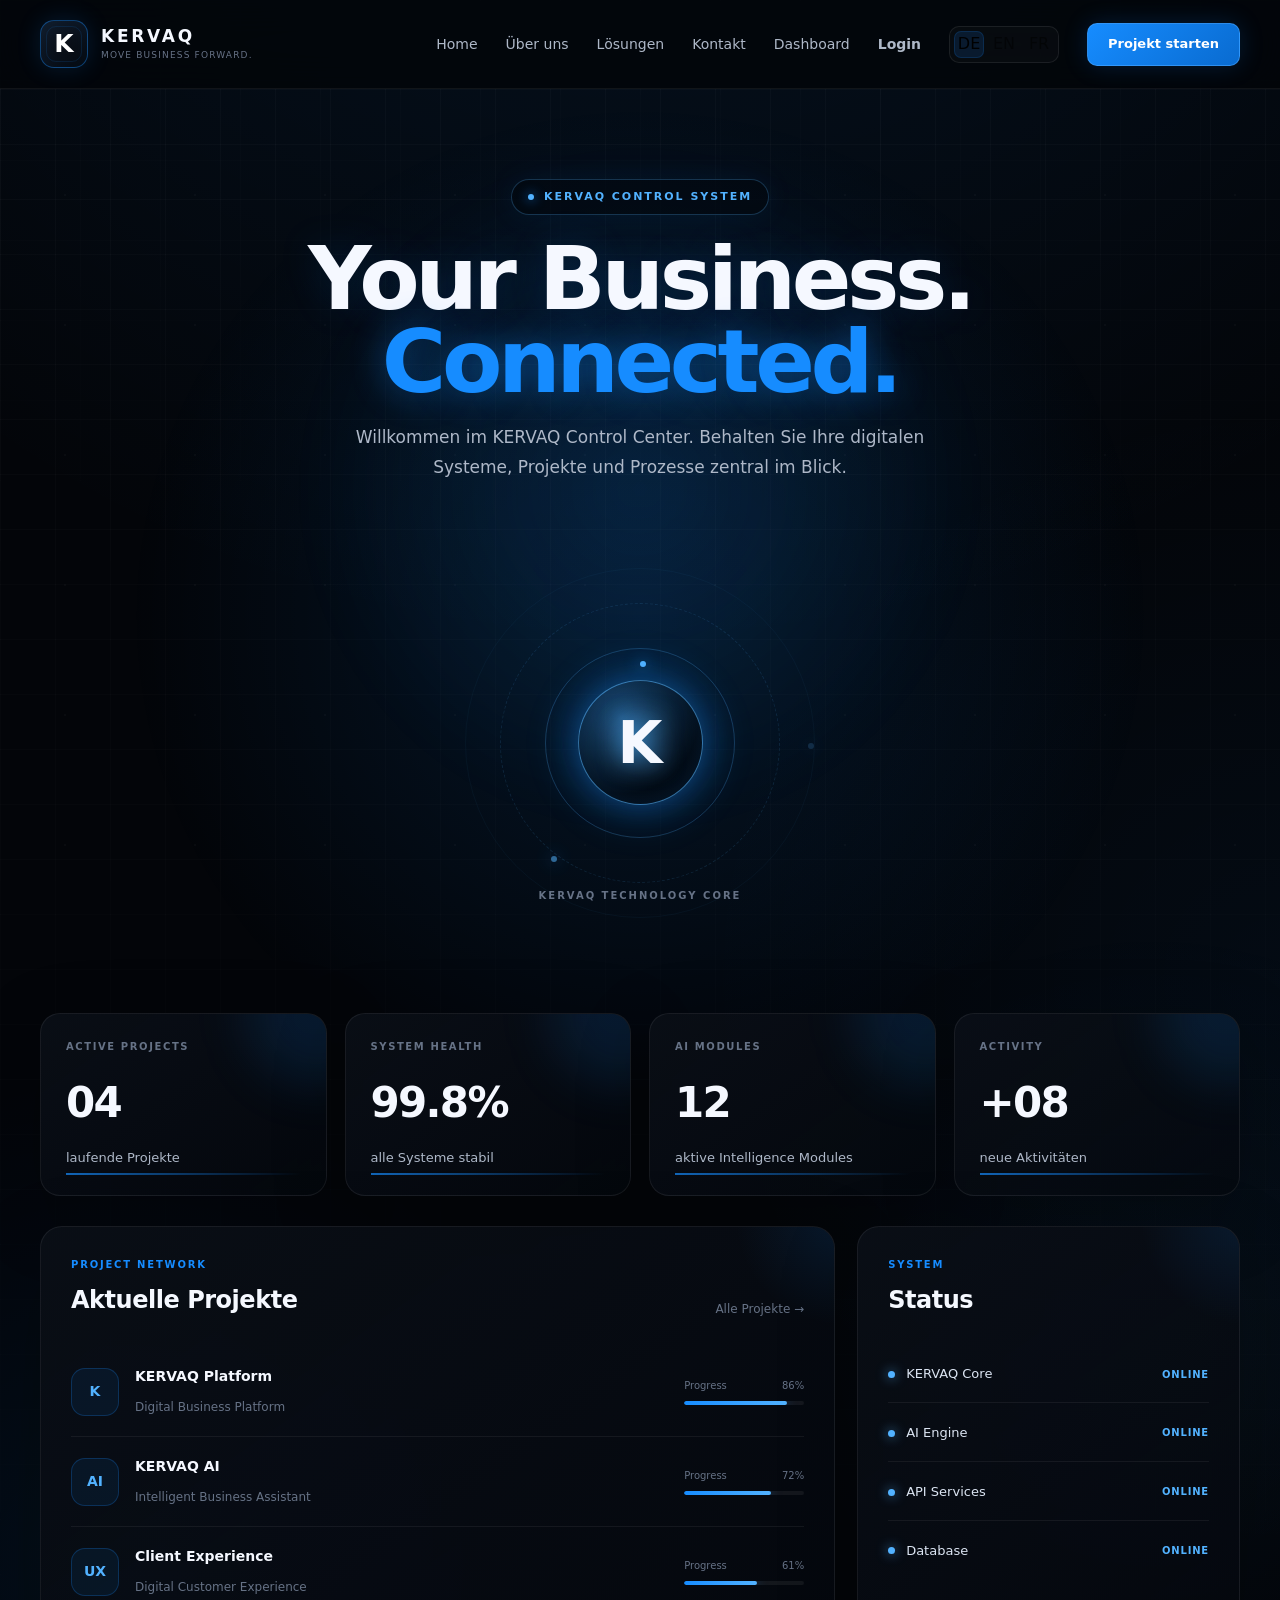
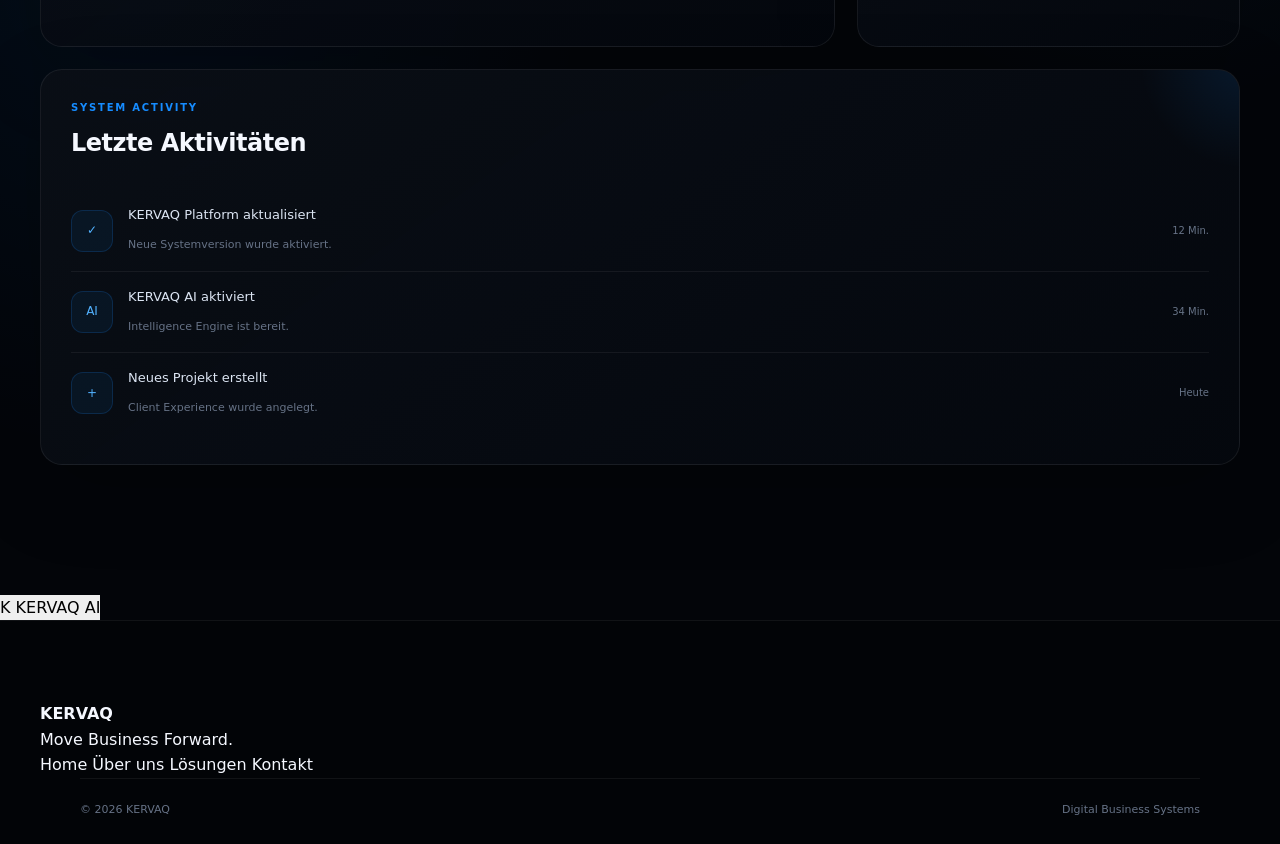
<file: dashboard.html>
<!DOCTYPE html>
<html lang="de">
<head>
    <meta charset="UTF-8">
    <meta name="viewport" content="width=device-width, initial-scale=1.0">

    <title>KERVAQ – Dashboard</title>

    <link rel="stylesheet" href="style.css">

    <style>
        /* =====================================================
           KERVAQ DASHBOARD
           Homepage-inspired design
        ===================================================== */

        .dashboard-page {
            position: relative;
            min-height: calc(100vh - 80px);
            overflow: hidden;
            background:
                radial-gradient(
                    circle at 50% 25%,
                    rgba(22,140,255,.13),
                    transparent 30%
                ),
                radial-gradient(
                    circle at 10% 70%,
                    rgba(22,140,255,.07),
                    transparent 28%
                ),
                radial-gradient(
                    circle at 90% 60%,
                    rgba(82,178,255,.05),
                    transparent 25%
                );
        }


        /* TECH GRID */

        .dashboard-page::before {
            content: "";
            position: absolute;
            inset: 0;
            pointer-events: none;

            background-image:
                linear-gradient(
                    rgba(255,255,255,.025) 1px,
                    transparent 1px
                ),
                linear-gradient(
                    90deg,
                    rgba(255,255,255,.025) 1px,
                    transparent 1px
                );

            background-size: 55px 55px;

            mask-image: linear-gradient(
                to bottom,
                black,
                transparent 90%
            );
        }


        /* TOP GLOW */

        .dashboard-page::after {
            content: "";
            position: absolute;

            width: 700px;
            height: 700px;

            left: 50%;
            top: 50px;

            transform: translateX(-50%);

            border-radius: 50%;

            background: radial-gradient(
                circle,
                rgba(22,140,255,.12),
                transparent 68%
            );

            filter: blur(20px);

            pointer-events: none;
        }


        .dashboard-section {
            position: relative;
            z-index: 2;

            padding: 90px 0 130px;
        }


        /* =====================================================
           HERO
        ===================================================== */

        .dashboard-hero {
            position: relative;

            max-width: 1100px;

            margin: 0 auto 80px;

            text-align: center;
        }


        .dashboard-kicker {
            display: inline-flex;

            align-items: center;
            gap: 10px;

            padding: 8px 16px;

            border: 1px solid rgba(82,178,255,.25);

            border-radius: 999px;

            background: rgba(3,9,16,.65);

            box-shadow:
                0 0 30px rgba(22,140,255,.08);

            color: #52b2ff;

            font-size: 11px;
            font-weight: 700;

            letter-spacing: .18em;
            text-transform: uppercase;
        }


        .dashboard-kicker::before {
            content: "";

            width: 6px;
            height: 6px;

            border-radius: 50%;

            background: #52b2ff;

            box-shadow:
                0 0 12px #168cff;
        }


        .dashboard-hero h1 {
            margin: 22px 0 18px;

            font-size: clamp(46px, 7vw, 88px);

            line-height: .95;

            letter-spacing: -.05em;

            color: #f5f8ff;

            text-shadow:
                0 0 40px rgba(22,140,255,.14);
        }


        .dashboard-hero h1 span {
            color: #168cff;

            text-shadow:
                0 0 35px rgba(22,140,255,.45);
        }


        .dashboard-hero p {
            max-width: 650px;

            margin: 0 auto;

            color: #aeb8c8;

            font-size: 17px;

            line-height: 1.8;
        }


        /* =====================================================
           CORE VISUAL
        ===================================================== */

        .dashboard-core {
            position: relative;

            width: 360px;
            height: 360px;

            margin: 0 auto 90px;

            display: flex;

            align-items: center;
            justify-content: center;
        }


        .core-glow {
            position: absolute;

            width: 210px;
            height: 210px;

            border-radius: 50%;

            background:
                radial-gradient(
                    circle,
                    rgba(82,178,255,.35),
                    rgba(22,140,255,.12) 40%,
                    transparent 70%
                );

            filter: blur(10px);
        }


        .core-ring {
            position: absolute;

            border: 1px solid rgba(82,178,255,.24);

            border-radius: 50%;
        }


        .core-ring.one {
            width: 190px;
            height: 190px;

            animation: coreRotate 18s linear infinite;
        }


        .core-ring.two {
            width: 280px;
            height: 280px;

            border-style: dashed;

            opacity: .55;

            animation: coreRotateReverse 26s linear infinite;
        }


        .core-ring.three {
            width: 350px;
            height: 350px;

            opacity: .18;

            animation: coreRotate 35s linear infinite;
        }


        .core-ring.one::before,
        .core-ring.two::before,
        .core-ring.three::before {
            content: "";

            position: absolute;

            width: 6px;
            height: 6px;

            border-radius: 50%;

            background: #52b2ff;

            box-shadow:
                0 0 16px #168cff;
        }


        .core-ring.one::before {
            top: 12px;
            left: 50%;
        }


        .core-ring.two::before {
            bottom: 20px;
            left: 18%;
        }


        .core-ring.three::before {
            top: 50%;
            right: 0;
        }


        .core-center {
            position: relative;
            z-index: 5;

            width: 125px;
            height: 125px;

            display: flex;

            align-items: center;
            justify-content: center;

            border-radius: 50%;

            border: 1px solid rgba(82,178,255,.6);

            background:
                radial-gradient(
                    circle at 35% 30%,
                    rgba(82,178,255,.25),
                    rgba(3,9,16,.96) 65%
                );

            box-shadow:
                0 0 30px rgba(22,140,255,.35),
                inset 0 0 30px rgba(22,140,255,.12);
        }


        .core-center span {
            font-size: 58px;

            font-weight: 800;

            color: #f5f8ff;

            text-shadow:
                0 0 25px rgba(82,178,255,.65);
        }


        .core-label {
            position: absolute;

            bottom: -35px;

            left: 50%;

            transform: translateX(-50%);

            white-space: nowrap;

            color: #667286;

            font-size: 10px;

            letter-spacing: .2em;

            text-transform: uppercase;
        }


        @keyframes coreRotate {
            from {
                transform: rotate(0deg);
            }

            to {
                transform: rotate(360deg);
            }
        }


        @keyframes coreRotateReverse {
            from {
                transform: rotate(360deg);
            }

            to {
                transform: rotate(0deg);
            }
        }


        /* =====================================================
           OVERVIEW CARDS
        ===================================================== */

        .dashboard-overview {
            display: grid;

            grid-template-columns:
                repeat(4, 1fr);

            gap: 18px;

            margin-bottom: 30px;
        }


        .overview-card {
            position: relative;

            min-height: 155px;

            padding: 25px;

            overflow: hidden;

            border: 1px solid rgba(255,255,255,.07);

            border-radius: 20px;

            background:
                linear-gradient(
                    145deg,
                    rgba(10,15,23,.92),
                    rgba(5,9,15,.78)
                );

            box-shadow:
                0 20px 70px rgba(0,0,0,.25);

            transition:
                transform .3s ease,
                border-color .3s ease,
                box-shadow .3s ease;
        }


        .overview-card::before {
            content: "";

            position: absolute;

            width: 140px;
            height: 140px;

            top: -70px;
            right: -60px;

            border-radius: 50%;

            background: rgba(22,140,255,.12);

            filter: blur(25px);
        }


        .overview-card:hover {
            transform: translateY(-5px);

            border-color:
                rgba(22,140,255,.32);

            box-shadow:
                0 25px 80px rgba(22,140,255,.10);
        }


        .overview-label {
            display: block;

            margin-bottom: 14px;

            color: #667286;

            font-size: 10px;

            font-weight: 700;

            letter-spacing: .16em;

            text-transform: uppercase;
        }


        .overview-number {
            display: block;

            margin-bottom: 8px;

            color: #f5f8ff;

            font-size: 42px;

            font-weight: 700;

            letter-spacing: -.04em;
        }


        .overview-description {
            color: #aeb8c8;

            font-size: 13px;
        }


        .overview-line {
            position: absolute;

            left: 25px;
            right: 25px;
            bottom: 20px;

            height: 2px;

            background:
                linear-gradient(
                    90deg,
                    #168cff,
                    transparent
                );

            opacity: .7;
        }


        /* =====================================================
           LOWER PANELS
        ===================================================== */

        .dashboard-content {
            display: grid;

            grid-template-columns:
                1.35fr .65fr;

            gap: 22px;
        }


        .dashboard-panel {
            position: relative;

            padding: 30px;

            border: 1px solid rgba(255,255,255,.07);

            border-radius: 22px;

            background:
                linear-gradient(
                    145deg,
                    rgba(10,15,23,.93),
                    rgba(5,9,15,.82)
                );

            box-shadow:
                0 25px 80px rgba(0,0,0,.22);

            overflow: hidden;
        }


        .dashboard-panel::after {
            content: "";

            position: absolute;

            width: 220px;
            height: 220px;

            right: -120px;
            top: -120px;

            border-radius: 50%;

            background:
                radial-gradient(
                    circle,
                    rgba(22,140,255,.12),
                    transparent 70%
                );

            pointer-events: none;
        }


        .panel-header {
            display: flex;

            align-items: flex-end;
            justify-content: space-between;

            margin-bottom: 28px;
        }


        .panel-label {
            display: block;

            margin-bottom: 8px;

            color: #168cff;

            font-size: 10px;

            font-weight: 700;

            letter-spacing: .18em;

            text-transform: uppercase;
        }


        .panel-header h2 {
            margin: 0;

            color: #f5f8ff;

            font-size: 24px;

            letter-spacing: -.02em;
        }


        .panel-link {
            color: #667286;

            font-size: 12px;

            text-decoration: none;

            transition: color .25s ease;
        }


        .panel-link:hover {
            color: #52b2ff;
        }


        /* =====================================================
           PROJECTS
        ===================================================== */

        .project {
            display: grid;

            grid-template-columns: 48px 1fr auto;

            align-items: center;

            gap: 16px;

            padding: 18px 0;

            border-bottom:
                1px solid rgba(255,255,255,.06);
        }


        .project:last-child {
            border-bottom: 0;
        }


        .project-icon {
            width: 48px;
            height: 48px;

            display: flex;

            align-items: center;
            justify-content: center;

            border-radius: 14px;

            border:
                1px solid rgba(22,140,255,.24);

            background:
                rgba(22,140,255,.08);

            color: #52b2ff;

            font-size: 14px;

            font-weight: 700;
        }


        .project-name {
            display: block;

            margin-bottom: 5px;

            color: #f5f8ff;

            font-size: 14px;

            font-weight: 600;
        }


        .project-meta {
            color: #667286;

            font-size: 12px;
        }


        .project-progress {
            width: 120px;
        }


        .progress-top {
            display: flex;

            justify-content: space-between;

            margin-bottom: 7px;

            color: #667286;

            font-size: 10px;
        }


        .progress-track {
            width: 100%;
            height: 4px;

            border-radius: 10px;

            background:
                rgba(255,255,255,.06);

            overflow: hidden;
        }


        .progress-fill {
            height: 100%;

            border-radius: inherit;

            background:
                linear-gradient(
                    90deg,
                    #168cff,
                    #52b2ff
                );

            box-shadow:
                0 0 12px rgba(22,140,255,.5);
        }


        /* =====================================================
           SYSTEM STATUS
        ===================================================== */

        .system-list {
            display: flex;

            flex-direction: column;

            gap: 3px;
        }


        .system-item {
            display: flex;

            align-items: center;
            justify-content: space-between;

            padding: 17px 0;

            border-bottom:
                1px solid rgba(255,255,255,.06);
        }


        .system-item:last-child {
            border-bottom: 0;
        }


        .system-name {
            display: flex;

            align-items: center;

            gap: 11px;

            color: #dce5f3;

            font-size: 13px;
        }


        .system-dot {
            width: 7px;
            height: 7px;

            border-radius: 50%;

            background: #52b2ff;

            box-shadow:
                0 0 12px rgba(82,178,255,.8);
        }


        .system-online {
            color: #52b2ff;

            font-size: 10px;

            font-weight: 700;

            letter-spacing: .08em;

            text-transform: uppercase;
        }


        /* =====================================================
           ACTIVITY
        ===================================================== */

        .activity-panel {
            margin-top: 22px;
        }


        .activity {
            display: grid;

            grid-template-columns: 42px 1fr auto;

            align-items: center;

            gap: 15px;

            padding: 15px 0;

            border-bottom:
                1px solid rgba(255,255,255,.06);
        }


        .activity:last-child {
            border-bottom: 0;
        }


        .activity-icon {
            width: 42px;
            height: 42px;

            display: flex;

            align-items: center;
            justify-content: center;

            border-radius: 12px;

            background:
                rgba(22,140,255,.07);

            border:
                1px solid rgba(22,140,255,.18);

            color: #52b2ff;

            font-size: 12px;
        }


        .activity-title {
            display: block;

            margin-bottom: 4px;

            color: #dce5f3;

            font-size: 13px;
        }


        .activity-text {
            color: #667286;

            font-size: 11px;
        }


        .activity-time {
            color: #667286;

            font-size: 10px;
        }


        /* =====================================================
           RESPONSIVE
        ===================================================== */

        @media (max-width: 1000px) {

            .dashboard-overview {
                grid-template-columns:
                    repeat(2, 1fr);
            }


            .dashboard-content {
                grid-template-columns: 1fr;
            }

        }


        @media (max-width: 700px) {

            .dashboard-section {
                padding: 60px 0 90px;
            }


            .dashboard-hero {
                margin-bottom: 55px;
            }


            .dashboard-core {
                width: 290px;
                height: 290px;

                transform: scale(.85);
            }


            .dashboard-overview {
                grid-template-columns: 1fr;
            }


            .dashboard-panel {
                padding: 22px;
            }


            .project {
                grid-template-columns:
                    42px 1fr;
            }


            .project-progress {
                grid-column: 2;

                width: 100%;
            }


            .activity {
                grid-template-columns:
                    40px 1fr;
            }


            .activity-time {
                grid-column: 2;
            }

        }
    </style>
</head>


<body>


<!-- =====================================================
     NAVIGATION
===================================================== -->

<header class="navbar">

    <div class="nav-container">

        <a href="index.html" class="brand">

            <div class="brand-logo">
                K
            </div>

            <div class="brand-text">

                <span class="brand-name">
                    KERVAQ
                </span>

                <span class="brand-tagline">
                    Move Business Forward.
                </span>

            </div>

        </a>


        <nav class="nav-right" id="navMenu">

            <a href="index.html">
                Home
            </a>

            <a href="ueber-uns.html">
                Über uns
            </a>

            <a href="loesungen.html">
                Lösungen
            </a>

            <a href="kontakt.html">
                Kontakt
            </a>

            <a href="dashboard.html" class="active">
                Dashboard
            </a>

            <a href="login.html" class="nav-login">
                Login
            </a>


            <!-- SPRACHEN -->

            <div class="language-switcher">

                <button
                    class="lang-btn active"
                    type="button"
                    data-lang="de"
                >
                    DE
                </button>

                <button
                    class="lang-btn"
                    type="button"
                    data-lang="en"
                >
                    EN
                </button>

                <button
                    class="lang-btn"
                    type="button"
                    data-lang="fr"
                >
                    FR
                </button>

            </div>


            <a href="kontakt.html" class="nav-cta">
                Projekt starten
            </a>

        </nav>


        <button
            class="mobile-menu"
            id="mobileMenu"
            type="button"
            aria-label="Menü öffnen"
        >

            <span></span>
            <span></span>
            <span></span>

        </button>

    </div>

</header>



<!-- =====================================================
     DASHBOARD
===================================================== -->

<main class="dashboard-page">

    <section class="dashboard-section">

        <div class="container">


            <!-- HERO -->

            <div class="dashboard-hero">

                <div class="dashboard-kicker">
                    KERVAQ CONTROL SYSTEM
                </div>

                <h1>
                    Your Business.<br>
                    <span>Connected.</span>
                </h1>

                <p>
                    Willkommen im KERVAQ Control Center.
                    Behalten Sie Ihre digitalen Systeme,
                    Projekte und Prozesse zentral im Blick.
                </p>

            </div>



            <!-- CORE -->

            <div class="dashboard-core">

                <div class="core-glow"></div>

                <div class="core-ring one"></div>

                <div class="core-ring two"></div>

                <div class="core-ring three"></div>

                <div class="core-center">

                    <span>
                        K
                    </span>

                </div>

                <div class="core-label">
                    KERVAQ TECHNOLOGY CORE
                </div>

            </div>



            <!-- OVERVIEW -->

            <div class="dashboard-overview">


                <div class="overview-card">

                    <span class="overview-label">
                        Active Projects
                    </span>

                    <strong class="overview-number">
                        04
                    </strong>

                    <span class="overview-description">
                        laufende Projekte
                    </span>

                    <div class="overview-line"></div>

                </div>



                <div class="overview-card">

                    <span class="overview-label">
                        System Health
                    </span>

                    <strong class="overview-number">
                        99.8%
                    </strong>

                    <span class="overview-description">
                        alle Systeme stabil
                    </span>

                    <div class="overview-line"></div>

                </div>



                <div class="overview-card">

                    <span class="overview-label">
                        AI Modules
                    </span>

                    <strong class="overview-number">
                        12
                    </strong>

                    <span class="overview-description">
                        aktive Intelligence Modules
                    </span>

                    <div class="overview-line"></div>

                </div>



                <div class="overview-card">

                    <span class="overview-label">
                        Activity
                    </span>

                    <strong class="overview-number">
                        +08
                    </strong>

                    <span class="overview-description">
                        neue Aktivitäten
                    </span>

                    <div class="overview-line"></div>

                </div>


            </div>



            <!-- MAIN PANELS -->

            <div class="dashboard-content">


                <!-- PROJECTS -->

                <div class="dashboard-panel">

                    <div class="panel-header">

                        <div>

                            <span class="panel-label">
                                PROJECT NETWORK
                            </span>

                            <h2>
                                Aktuelle Projekte
                            </h2>

                        </div>

                        <a
                            href="#"
                            class="panel-link"
                        >
                            Alle Projekte →
                        </a>

                    </div>


                    <div class="project-list">


                        <div class="project">

                            <div class="project-icon">
                                K
                            </div>

                            <div>

                                <span class="project-name">
                                    KERVAQ Platform
                                </span>

                                <span class="project-meta">
                                    Digital Business Platform
                                </span>

                            </div>

                            <div class="project-progress">

                                <div class="progress-top">

                                    <span>
                                        Progress
                                    </span>

                                    <span>
                                        86%
                                    </span>

                                </div>

                                <div class="progress-track">

                                    <div
                                        class="progress-fill"
                                        style="width:86%"
                                    ></div>

                                </div>

                            </div>

                        </div>



                        <div class="project">

                            <div class="project-icon">
                                AI
                            </div>

                            <div>

                                <span class="project-name">
                                    KERVAQ AI
                                </span>

                                <span class="project-meta">
                                    Intelligent Business Assistant
                                </span>

                            </div>

                            <div class="project-progress">

                                <div class="progress-top">

                                    <span>
                                        Progress
                                    </span>

                                    <span>
                                        72%
                                    </span>

                                </div>

                                <div class="progress-track">

                                    <div
                                        class="progress-fill"
                                        style="width:72%"
                                    ></div>

                                </div>

                            </div>

                        </div>



                        <div class="project">

                            <div class="project-icon">
                                UX
                            </div>

                            <div>

                                <span class="project-name">
                                    Client Experience
                                </span>

                                <span class="project-meta">
                                    Digital Customer Experience
                                </span>

                            </div>

                            <div class="project-progress">

                                <div class="progress-top">

                                    <span>
                                        Progress
                                    </span>

                                    <span>
                                        61%
                                    </span>

                                </div>

                                <div class="progress-track">

                                    <div
                                        class="progress-fill"
                                        style="width:61%"
                                    ></div>

                                </div>

                            </div>

                        </div>


                    </div>

                </div>



                <!-- SYSTEM -->

                <div class="dashboard-panel">

                    <div class="panel-header">

                        <div>

                            <span class="panel-label">
                                SYSTEM
                            </span>

                            <h2>
                                Status
                            </h2>

                        </div>

                    </div>


                    <div class="system-list">


                        <div class="system-item">

                            <span class="system-name">

                                <span class="system-dot"></span>

                                KERVAQ Core

                            </span>

                            <span class="system-online">
                                Online
                            </span>

                        </div>



                        <div class="system-item">

                            <span class="system-name">

                                <span class="system-dot"></span>

                                AI Engine

                            </span>

                            <span class="system-online">
                                Online
                            </span>

                        </div>



                        <div class="system-item">

                            <span class="system-name">

                                <span class="system-dot"></span>

                                API Services

                            </span>

                            <span class="system-online">
                                Online
                            </span>

                        </div>



                        <div class="system-item">

                            <span class="system-name">

                                <span class="system-dot"></span>

                                Database

                            </span>

                            <span class="system-online">
                                Online
                            </span>

                        </div>


                    </div>

                </div>


            </div>



            <!-- ACTIVITY -->

            <div class="dashboard-panel activity-panel">

                <div class="panel-header">

                    <div>

                        <span class="panel-label">
                            SYSTEM ACTIVITY
                        </span>

                        <h2>
                            Letzte Aktivitäten
                        </h2>

                    </div>

                </div>


                <div class="activity">


                    <div class="activity-icon">
                        ✓
                    </div>

                    <div>

                        <span class="activity-title">
                            KERVAQ Platform aktualisiert
                        </span>

                        <span class="activity-text">
                            Neue Systemversion wurde aktiviert.
                        </span>

                    </div>

                    <span class="activity-time">
                        12 Min.
                    </span>

                </div>



                <div class="activity">

                    <div class="activity-icon">
                        AI
                    </div>

                    <div>

                        <span class="activity-title">
                            KERVAQ AI aktiviert
                        </span>

                        <span class="activity-text">
                            Intelligence Engine ist bereit.
                        </span>

                    </div>

                    <span class="activity-time">
                        34 Min.
                    </span>

                </div>



                <div class="activity">

                    <div class="activity-icon">
                        +
                    </div>

                    <div>

                        <span class="activity-title">
                            Neues Projekt erstellt
                        </span>

                        <span class="activity-text">
                            Client Experience wurde angelegt.
                        </span>

                    </div>

                    <span class="activity-time">
                        Heute
                    </span>

                </div>


            </div>


        </div>

    </section>

</main>



<!-- =====================================================
     AI BUTTON
===================================================== -->

<div class="ai-widget">

    <button
        class="ai-button"
        id="aiButton"
        type="button"
        aria-label="KERVAQ AI öffnen"
    >

        <span class="ai-logo">
            K
        </span>

        <span class="ai-label">
            KERVAQ AI
        </span>

    </button>


    <div
        class="ai-chat"
        id="aiChat"
    >

        <div class="ai-chat-header">

            <strong>
                KERVAQ AI
            </strong>

            <button
                id="aiClose"
                type="button"
            >
                ×
            </button>

        </div>

        <div class="ai-chat-body">

            <p>
                Hallo. Wie kann ich Ihnen helfen?
            </p>

        </div>

        <div class="ai-chat-input">

            <input
                type="text"
                placeholder="Nachricht..."
            >

            <button type="button">
                →
            </button>

        </div>

    </div>

</div>



<!-- =====================================================
     FOOTER
===================================================== -->

<footer class="footer">

    <div class="container">

        <div class="footer-content">

            <div>

                <strong>
                    KERVAQ
                </strong>

                <p>
                    Move Business Forward.
                </p>

            </div>


            <div class="footer-links">

                <a href="index.html">
                    Home
                </a>

                <a href="ueber-uns.html">
                    Über uns
                </a>

                <a href="loesungen.html">
                    Lösungen
                </a>

                <a href="kontakt.html">
                    Kontakt
                </a>

            </div>

        </div>


        <div class="footer-bottom">

            <span>
                © 2026 KERVAQ
            </span>

            <span>
                Digital Business Systems
            </span>

        </div>

    </div>

</footer>



<!-- =====================================================
     JAVASCRIPT
===================================================== -->

<script>

document.addEventListener("DOMContentLoaded", () => {


    /* MOBILE MENU */

    const mobileMenu =
        document.getElementById("mobileMenu");

    const navMenu =
        document.getElementById("navMenu");


    if (mobileMenu && navMenu) {

        mobileMenu.addEventListener(
            "click",
            () => {

                navMenu.classList.toggle(
                    "mobile-open"
                );

                mobileMenu.classList.toggle(
                    "active"
                );

            }
        );

    }



    /* LANGUAGE */

    const languageButtons =
        document.querySelectorAll(
            ".lang-btn"
        );


    languageButtons.forEach(button => {

        button.addEventListener(
            "click",
            () => {

                languageButtons.forEach(
                    btn => {
                        btn.classList.remove(
                            "active"
                        );
                    }
                );

                button.classList.add(
                    "active"
                );

                const language =
                    button.dataset.lang;

                document.documentElement
                    .setAttribute(
                        "lang",
                        language
                    );

            }
        );

    });



    /* AI */

    const aiButton =
        document.getElementById("aiButton");

    const aiChat =
        document.getElementById("aiChat");

    const aiClose =
        document.getElementById("aiClose");


    if (aiButton && aiChat) {

        aiButton.addEventListener(
            "click",
            () => {

                aiChat.classList.toggle(
                    "active"
                );

            }
        );

    }


    if (aiClose && aiChat) {

        aiClose.addEventListener(
            "click",
            () => {

                aiChat.classList.remove(
                    "active"
                );

            }
        );

    }

});

</script>

</body>
</html>
</file>
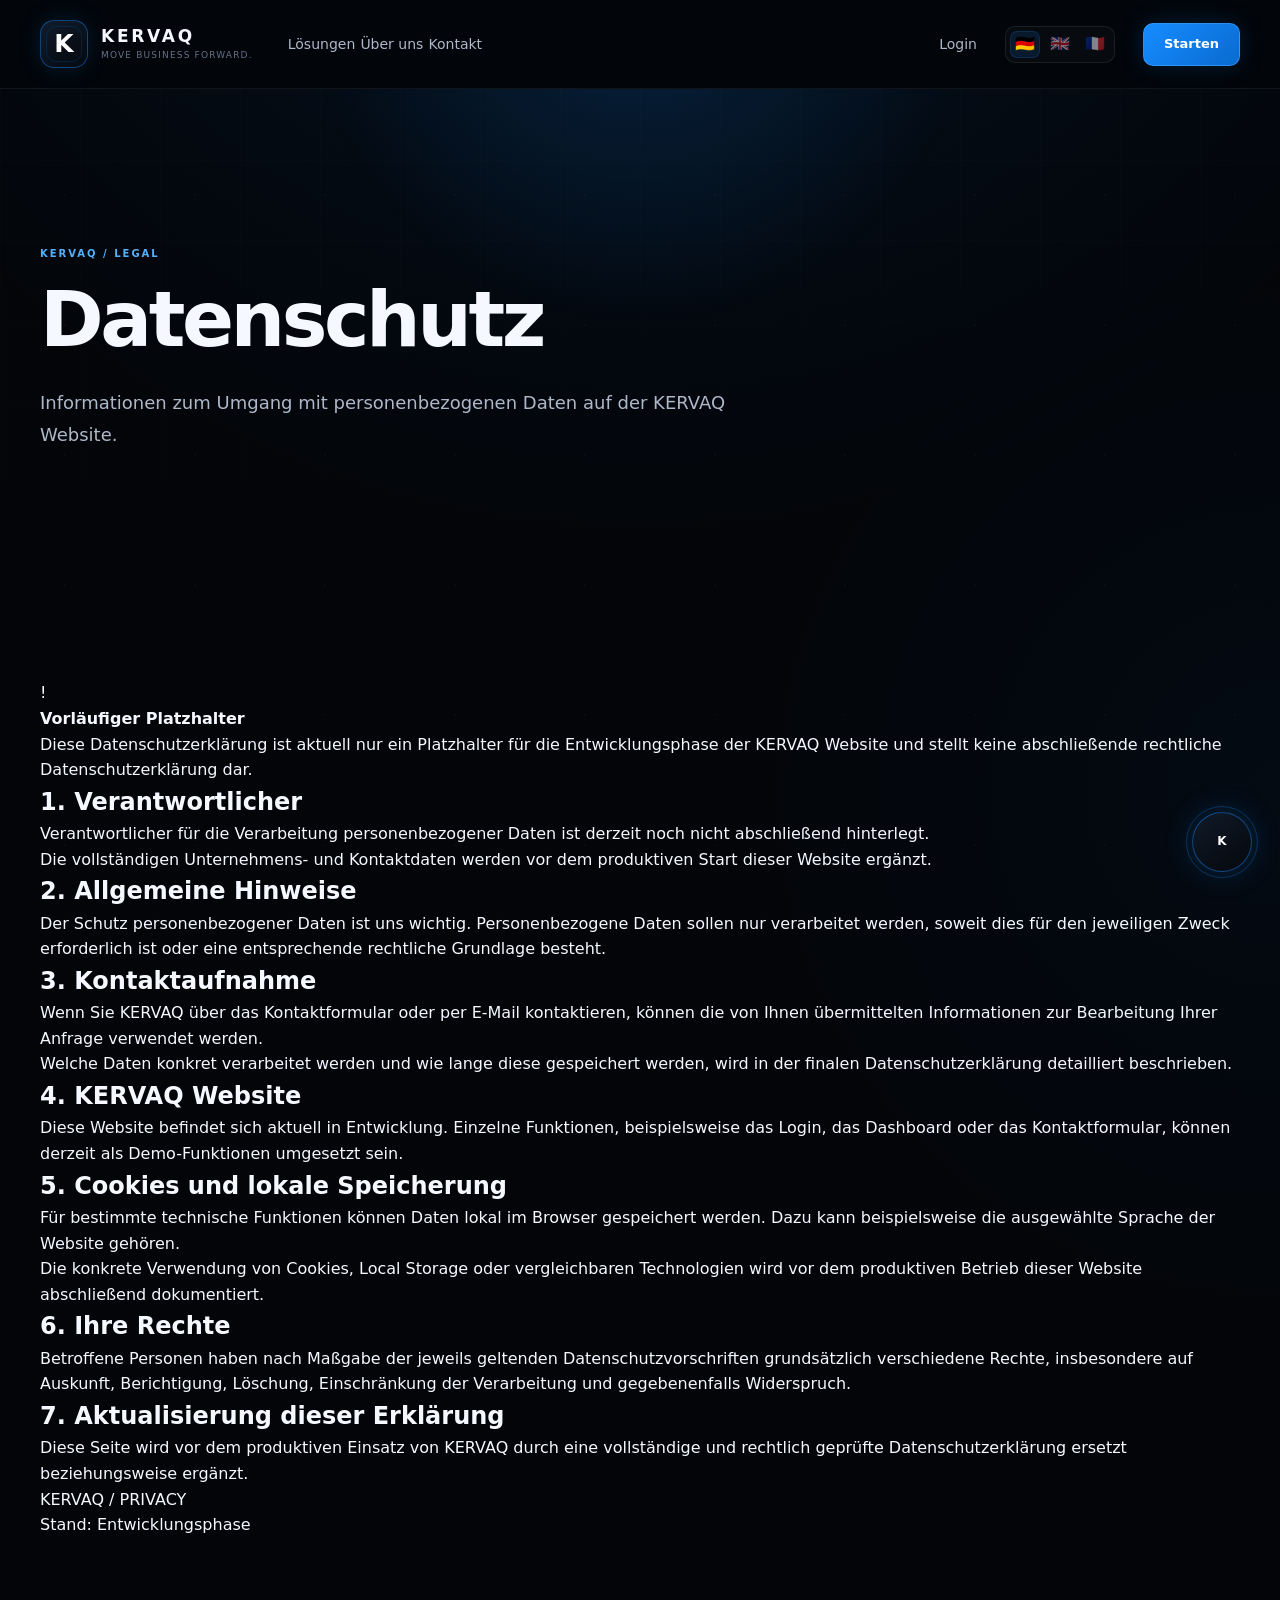
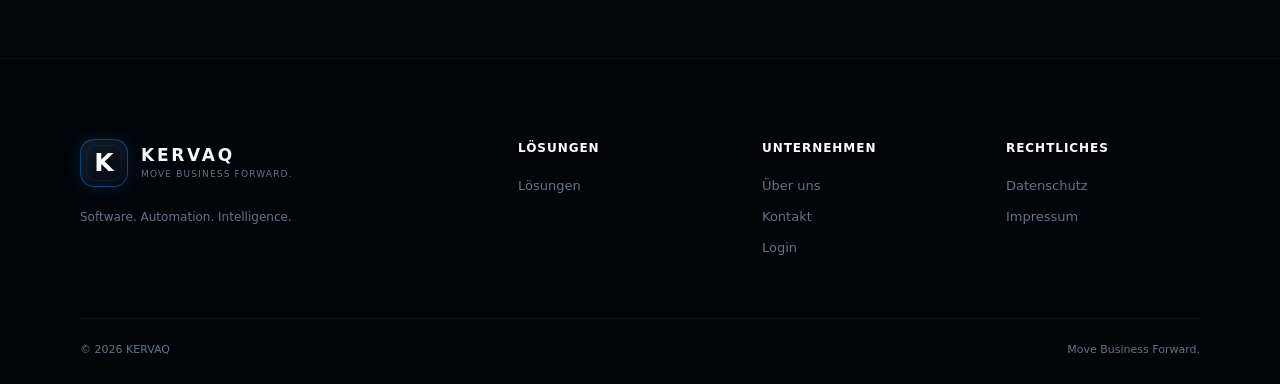
<file: datenschutz.html>
<!DOCTYPE html>
<html lang="de">
<head>
    <meta charset="UTF-8">
    <meta name="viewport" content="width=device-width, initial-scale=1.0">

    <meta
        name="description"
        content="KERVAQ Datenschutz"
    >

    <title>KERVAQ — Datenschutz</title>

    <link rel="stylesheet" href="style.css">
</head>

<body>

    <!-- =========================
         NAVIGATION
    ========================== -->
    <header class="navbar">
        <div class="container nav-container">

            <a href="index.html" class="brand">

                <div class="brand-mark">
                    K
                </div>

                <div class="brand-text">

                    <span class="brand-name">
                        KERVAQ
                    </span>

                    <span class="brand-tagline">
                        Move Business Forward.
                    </span>

                </div>

            </a>


            <nav class="nav-links">

                <a
                    href="loesungen.html"
                    data-i18n="solutions"
                >
                    Lösungen
                </a>

                <a
                    href="ueber-uns.html"
                    data-i18n="about"
                >
                    Über uns
                </a>

                <a
                    href="kontakt.html"
                    data-i18n="contact"
                >
                    Kontakt
                </a>

            </nav>


            <div class="nav-right">

                <a
                    href="login.html"
                    class="login-link"
                    data-i18n="login"
                >
                    Login
                </a>


                <div class="language-switcher">

                    <button
                        type="button"
                        class="lang-btn active"
                        data-lang="de"
                        aria-label="Deutsch"
                    >
                        🇩🇪
                    </button>

                    <button
                        type="button"
                        class="lang-btn"
                        data-lang="en"
                        aria-label="English"
                    >
                        🇬🇧
                    </button>

                    <button
                        type="button"
                        class="lang-btn"
                        data-lang="fr"
                        aria-label="Français"
                    >
                        🇫🇷
                    </button>

                </div>


                <a
                    href="kontakt.html"
                    class="nav-cta"
                    data-i18n="start"
                >
                    Starten
                </a>


                <button
                    type="button"
                    class="mobile-menu"
                    aria-label="Menü öffnen"
                >
                    <span></span>
                    <span></span>
                    <span></span>
                </button>

            </div>

        </div>
    </header>


    <main>

        <!-- =========================
             PAGE HERO
        ========================== -->
        <section class="page-hero">

            <div class="container">

                <div class="page-hero-content">

                    <span class="eyebrow">
                        KERVAQ / LEGAL
                    </span>

                    <h1 data-i18n="privacyTitle">
                        Datenschutzerklärung
                    </h1>

                    <p>
                        Informationen zum Umgang mit personenbezogenen
                        Daten auf der KERVAQ Website.
                    </p>

                </div>

            </div>

        </section>


        <!-- =========================
             CONTENT
        ========================== -->
        <section class="section legal-section">

            <div class="container">

                <div class="legal-content">

                    <div class="legal-notice">

                        <span class="legal-notice-icon">
                            !
                        </span>

                        <div>

                            <strong>
                                Vorläufiger Platzhalter
                            </strong>

                            <p>
                                Diese Datenschutzerklärung ist aktuell
                                nur ein Platzhalter für die Entwicklungsphase
                                der KERVAQ Website und stellt keine
                                abschließende rechtliche Datenschutzerklärung dar.
                            </p>

                        </div>

                    </div>


                    <h2>
                        1. Verantwortlicher
                    </h2>

                    <p>
                        Verantwortlicher für die Verarbeitung
                        personenbezogener Daten ist derzeit noch
                        nicht abschließend hinterlegt.
                    </p>

                    <p>
                        Die vollständigen Unternehmens- und Kontaktdaten
                        werden vor dem produktiven Start dieser Website
                        ergänzt.
                    </p>


                    <h2>
                        2. Allgemeine Hinweise
                    </h2>

                    <p>
                        Der Schutz personenbezogener Daten ist uns wichtig.
                        Personenbezogene Daten sollen nur verarbeitet werden,
                        soweit dies für den jeweiligen Zweck erforderlich ist
                        oder eine entsprechende rechtliche Grundlage besteht.
                    </p>


                    <h2>
                        3. Kontaktaufnahme
                    </h2>

                    <p>
                        Wenn Sie KERVAQ über das Kontaktformular oder per
                        E-Mail kontaktieren, können die von Ihnen übermittelten
                        Informationen zur Bearbeitung Ihrer Anfrage verwendet
                        werden.
                    </p>

                    <p>
                        Welche Daten konkret verarbeitet werden und wie lange
                        diese gespeichert werden, wird in der finalen
                        Datenschutzerklärung detailliert beschrieben.
                    </p>


                    <h2>
                        4. KERVAQ Website
                    </h2>

                    <p>
                        Diese Website befindet sich aktuell in Entwicklung.
                        Einzelne Funktionen, beispielsweise das Login,
                        das Dashboard oder das Kontaktformular, können
                        derzeit als Demo-Funktionen umgesetzt sein.
                    </p>


                    <h2>
                        5. Cookies und lokale Speicherung
                    </h2>

                    <p>
                        Für bestimmte technische Funktionen können Daten
                        lokal im Browser gespeichert werden. Dazu kann
                        beispielsweise die ausgewählte Sprache der Website
                        gehören.
                    </p>

                    <p>
                        Die konkrete Verwendung von Cookies, Local Storage
                        oder vergleichbaren Technologien wird vor dem
                        produktiven Betrieb dieser Website abschließend
                        dokumentiert.
                    </p>


                    <h2>
                        6. Ihre Rechte
                    </h2>

                    <p>
                        Betroffene Personen haben nach Maßgabe der jeweils
                        geltenden Datenschutzvorschriften grundsätzlich
                        verschiedene Rechte, insbesondere auf Auskunft,
                        Berichtigung, Löschung, Einschränkung der Verarbeitung
                        und gegebenenfalls Widerspruch.
                    </p>


                    <h2>
                        7. Aktualisierung dieser Erklärung
                    </h2>

                    <p>
                        Diese Seite wird vor dem produktiven Einsatz von
                        KERVAQ durch eine vollständige und rechtlich geprüfte
                        Datenschutzerklärung ersetzt beziehungsweise ergänzt.
                    </p>


                    <div class="legal-placeholder">

                        <span>
                            KERVAQ / PRIVACY
                        </span>

                        <p>
                            Stand: Entwicklungsphase
                        </p>

                    </div>

                </div>

            </div>

        </section>

    </main>


    <!-- =========================
         AI CHAT
    ========================== -->
    <button
        type="button"
        class="ai-open"
        aria-label="KERVAQ AI öffnen"
    >
        <span class="ai-pulse"></span>
        K
    </button>


    <div class="ai-chat">

        <div class="ai-chat-header">

            <div>

                <strong data-i18n="aiTitle">
                    KERVAQ AI
                </strong>

                <span>
                    Online
                </span>

            </div>


            <button
                type="button"
                class="ai-close"
                aria-label="Chat schließen"
            >
                ×
            </button>

        </div>


        <div class="ai-messages">

            <div
                class="ai-welcome"
                data-i18n="aiWelcome"
            >
                Hallo! Ich bin die KERVAQ AI.
                Wie kann ich Ihnen helfen?
            </div>

        </div>


        <form class="ai-form">

            <input
                type="text"
                data-i18n-placeholder="aiPlaceholder"
                placeholder="Frage über KERVAQ..."
                autocomplete="off"
            >

            <button
                type="submit"
                aria-label="Nachricht senden"
            >
                →
            </button>

        </form>

    </div>


    <!-- =========================
         FOOTER
    ========================== -->
    <footer class="footer">

        <div class="container">

            <div class="footer-grid">

                <div class="footer-brand">

                    <a href="index.html" class="brand">

                        <div class="brand-mark">
                            K
                        </div>

                        <div class="brand-text">

                            <span class="brand-name">
                                KERVAQ
                            </span>

                            <span class="brand-tagline">
                                Move Business Forward.
                            </span>

                        </div>

                    </a>

                    <p>
                        Software. Automation. Intelligence.
                    </p>

                </div>


                <div class="footer-column">

                    <h4 data-i18n="footerSolutions">
                        Lösungen
                    </h4>

                    <a
                        href="loesungen.html"
                        data-i18n="solutions"
                    >
                        Lösungen
                    </a>

                </div>


                <div class="footer-column">

                    <h4 data-i18n="footerAbout">
                        Unternehmen
                    </h4>

                    <a
                        href="ueber-uns.html"
                        data-i18n="about"
                    >
                        Über uns
                    </a>

                    <a
                        href="kontakt.html"
                        data-i18n="contact"
                    >
                        Kontakt
                    </a>

                    <a
                        href="login.html"
                        data-i18n="login"
                    >
                        Login
                    </a>

                </div>


                <div class="footer-column">

                    <h4 data-i18n="footerContact">
                        Rechtliches
                    </h4>

                    <a
                        href="datenschutz.html"
                        data-i18n="footerPrivacy"
                    >
                        Datenschutz
                    </a>

                    <a
                        href="impressum.html"
                        data-i18n="footerImprint"
                    >
                        Impressum
                    </a>

                </div>

            </div>


            <div class="footer-bottom">

                <span>
                    © 2026 KERVAQ
                </span>

                <span>
                    Move Business Forward.
                </span>

            </div>

        </div>

    </footer>


    <script src="script.js"></script>

</body>
</html>
</file>
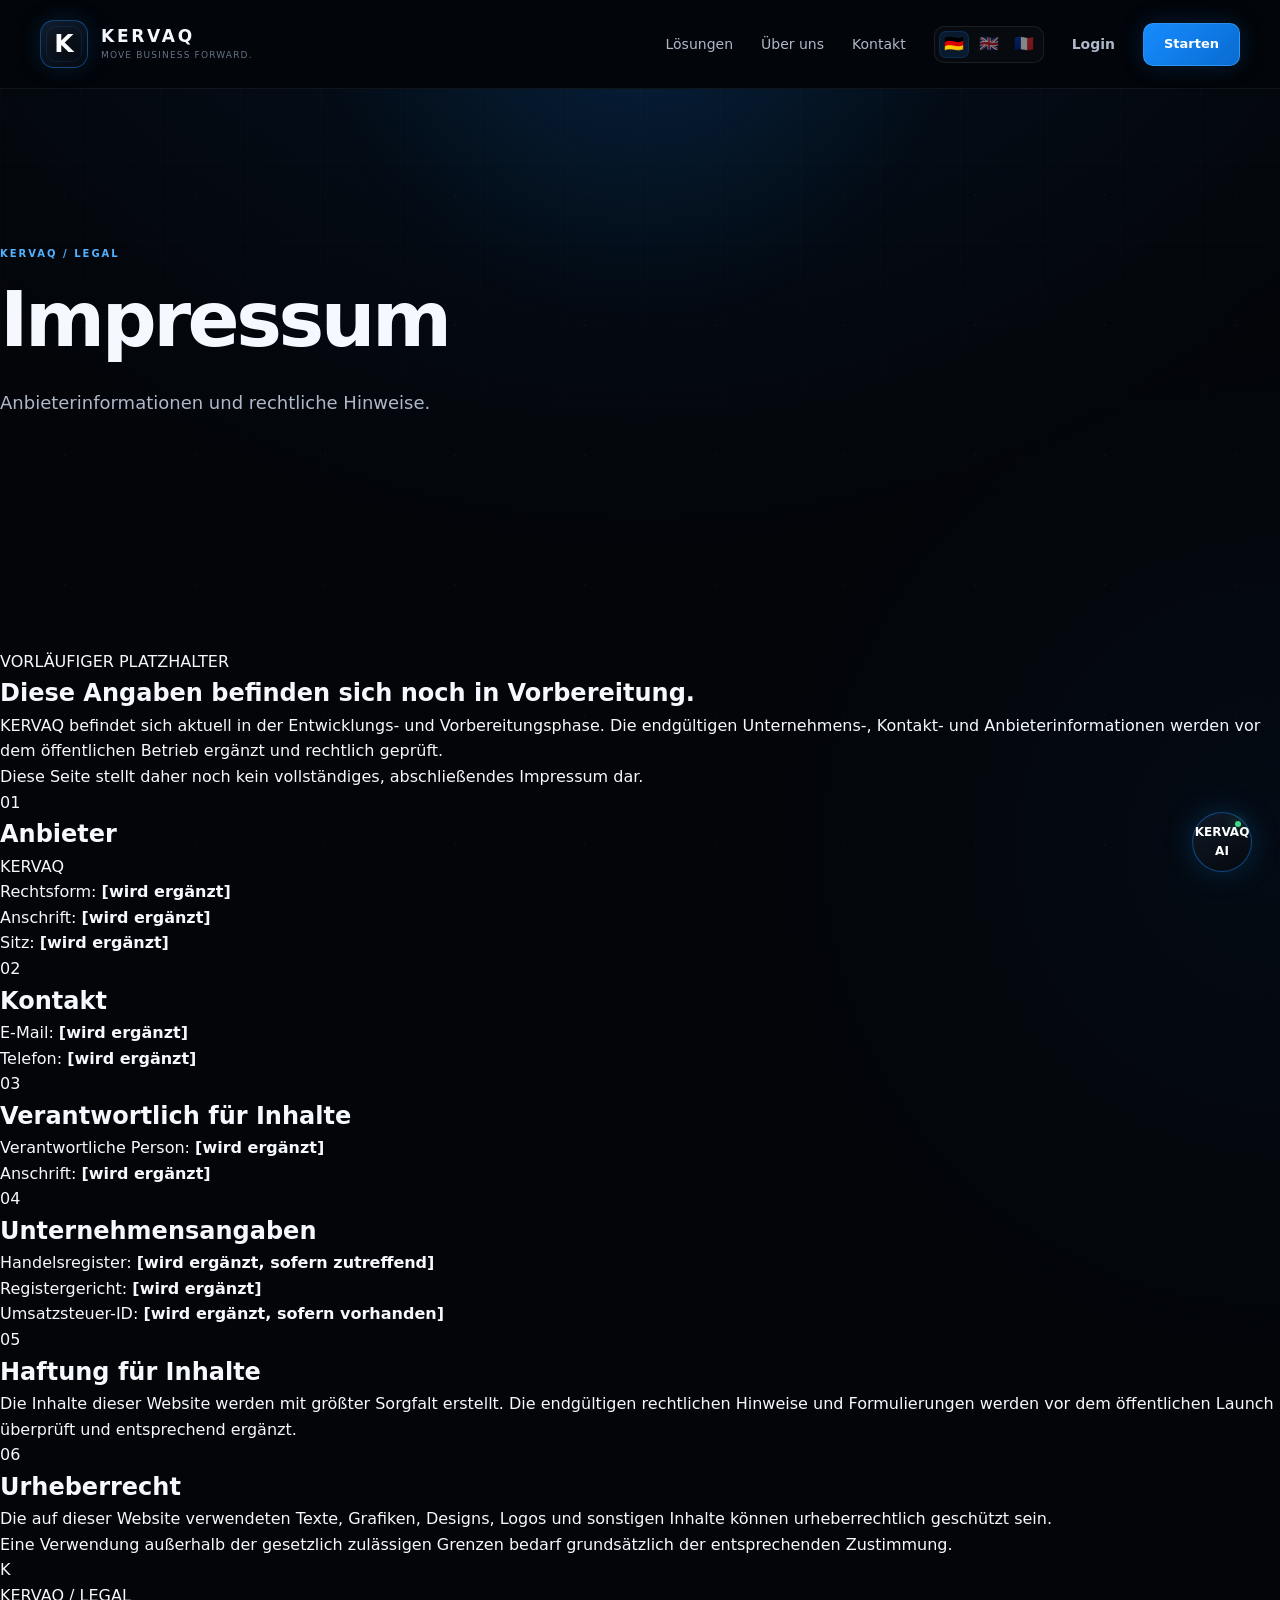
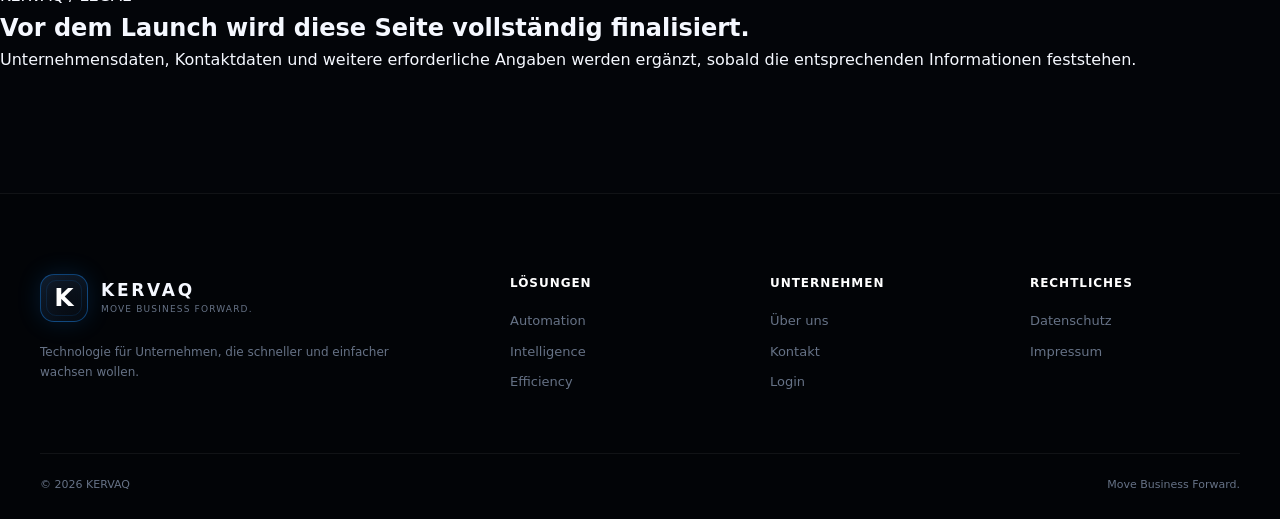
<file: impressum.html>
<!DOCTYPE html>
<html lang="de">
<head>
    <meta charset="UTF-8">
    <meta name="viewport" content="width=device-width, initial-scale=1.0">

    <title>KERVAQ — Impressum</title>

    <meta
        name="description"
        content="Impressum von KERVAQ."
    >

    <link rel="stylesheet" href="style.css">
</head>

<body>

    <!-- =========================
         NAVIGATION
    ========================== -->

    <header class="navbar">

        <div class="nav-container">

            <a href="index.html" class="brand">
                <div class="brand-logo">K</div>

                <div class="brand-text">
                    <span class="brand-name">KERVAQ</span>
                    <span class="brand-tagline">Move Business Forward.</span>
                </div>
            </a>


            <nav class="nav-right">

                <a href="loesungen.html" data-i18n="solutions">
                    Lösungen
                </a>

                <a href="ueber-uns.html" data-i18n="about">
                    Über uns
                </a>

                <a href="kontakt.html" data-i18n="contact">
                    Kontakt
                </a>


                <div class="language-switcher">

                    <button
                        class="lang-btn active"
                        data-lang="de"
                        type="button"
                    >
                        🇩🇪
                    </button>

                    <button
                        class="lang-btn"
                        data-lang="en"
                        type="button"
                    >
                        🇬🇧
                    </button>

                    <button
                        class="lang-btn"
                        data-lang="fr"
                        type="button"
                    >
                        🇫🇷
                    </button>

                </div>


                <a href="login.html" class="nav-login" data-i18n="login">
                    Login
                </a>

                <a href="kontakt.html" class="nav-cta" data-i18n="start">
                    Starten
                </a>

            </nav>


            <button
                class="mobile-menu"
                type="button"
                aria-label="Menü öffnen"
            >
                <span></span>
                <span></span>
                <span></span>
            </button>

        </div>

    </header>


    <!-- =========================
         PAGE HERO
    ========================== -->

    <main>

        <section class="page-hero">

            <div class="page-hero-inner">

                <div class="eyebrow">
                    KERVAQ / LEGAL
                </div>

                <h1 data-i18n="imprintTitle">
                    Impressum
                </h1>

                <p>
                    Anbieterinformationen und rechtliche Hinweise.
                </p>

            </div>

        </section>


        <!-- =========================
             IMPRESSUM
        ========================== -->

        <section class="section legal-section">

            <div class="legal-content">

                <div class="legal-notice">

                    <div class="legal-notice-label">
                        VORLÄUFIGER PLATZHALTER
                    </div>

                    <h2>
                        Diese Angaben befinden sich noch in Vorbereitung.
                    </h2>

                    <p>
                        KERVAQ befindet sich aktuell in der Entwicklungs- und
                        Vorbereitungsphase. Die endgültigen Unternehmens-,
                        Kontakt- und Anbieterinformationen werden vor dem
                        öffentlichen Betrieb ergänzt und rechtlich geprüft.
                    </p>

                    <p>
                        Diese Seite stellt daher noch kein vollständiges,
                        abschließendes Impressum dar.
                    </p>

                </div>


                <div class="legal-block">

                    <span class="legal-number">
                        01
                    </span>

                    <div>

                        <h2>
                            Anbieter
                        </h2>

                        <p>
                            KERVAQ
                        </p>

                        <p>
                            Rechtsform:
                            <strong>[wird ergänzt]</strong>
                        </p>

                        <p>
                            Anschrift:
                            <strong>[wird ergänzt]</strong>
                        </p>

                        <p>
                            Sitz:
                            <strong>[wird ergänzt]</strong>
                        </p>

                    </div>

                </div>


                <div class="legal-block">

                    <span class="legal-number">
                        02
                    </span>

                    <div>

                        <h2>
                            Kontakt
                        </h2>

                        <p>
                            E-Mail:
                            <strong>[wird ergänzt]</strong>
                        </p>

                        <p>
                            Telefon:
                            <strong>[wird ergänzt]</strong>
                        </p>

                    </div>

                </div>


                <div class="legal-block">

                    <span class="legal-number">
                        03
                    </span>

                    <div>

                        <h2>
                            Verantwortlich für Inhalte
                        </h2>

                        <p>
                            Verantwortliche Person:
                            <strong>[wird ergänzt]</strong>
                        </p>

                        <p>
                            Anschrift:
                            <strong>[wird ergänzt]</strong>
                        </p>

                    </div>

                </div>


                <div class="legal-block">

                    <span class="legal-number">
                        04
                    </span>

                    <div>

                        <h2>
                            Unternehmensangaben
                        </h2>

                        <p>
                            Handelsregister:
                            <strong>[wird ergänzt, sofern zutreffend]</strong>
                        </p>

                        <p>
                            Registergericht:
                            <strong>[wird ergänzt]</strong>
                        </p>

                        <p>
                            Umsatzsteuer-ID:
                            <strong>[wird ergänzt, sofern vorhanden]</strong>
                        </p>

                    </div>

                </div>


                <div class="legal-block">

                    <span class="legal-number">
                        05
                    </span>

                    <div>

                        <h2>
                            Haftung für Inhalte
                        </h2>

                        <p>
                            Die Inhalte dieser Website werden mit größter
                            Sorgfalt erstellt. Die endgültigen rechtlichen
                            Hinweise und Formulierungen werden vor dem
                            öffentlichen Launch überprüft und entsprechend
                            ergänzt.
                        </p>

                    </div>

                </div>


                <div class="legal-block">

                    <span class="legal-number">
                        06
                    </span>

                    <div>

                        <h2>
                            Urheberrecht
                        </h2>

                        <p>
                            Die auf dieser Website verwendeten Texte,
                            Grafiken, Designs, Logos und sonstigen Inhalte
                            können urheberrechtlich geschützt sein.
                        </p>

                        <p>
                            Eine Verwendung außerhalb der gesetzlich
                            zulässigen Grenzen bedarf grundsätzlich der
                            entsprechenden Zustimmung.
                        </p>

                    </div>

                </div>


                <div class="legal-final">

                    <div class="legal-final-mark">
                        K
                    </div>

                    <div>

                        <span>
                            KERVAQ / LEGAL
                        </span>

                        <h2>
                            Vor dem Launch wird diese Seite vollständig
                            finalisiert.
                        </h2>

                        <p>
                            Unternehmensdaten, Kontaktdaten und weitere
                            erforderliche Angaben werden ergänzt, sobald die
                            entsprechenden Informationen feststehen.
                        </p>

                    </div>

                </div>

            </div>

        </section>


        <!-- =========================
             AI CHAT
        ========================== -->

        <button
            class="ai-open"
            type="button"
            aria-label="KERVAQ AI öffnen"
        >
            <span class="ai-dot"></span>
            KERVAQ AI
        </button>


        <div class="ai-chat">

            <div class="ai-header">

                <div>
                    <span class="ai-status"></span>
                    <strong data-i18n="aiTitle">
                        KERVAQ AI
                    </strong>
                </div>

                <button
                    class="ai-close"
                    type="button"
                    aria-label="Chat schließen"
                >
                    ×
                </button>

            </div>


            <div class="ai-messages">

                <div class="ai-message ai-message-bot">

                    <p data-i18n="aiWelcome">
                        Hallo! Ich bin die KERVAQ AI. Wie kann ich dir helfen?
                    </p>

                </div>

            </div>


            <form class="ai-form">

                <input
                    type="text"
                    data-i18n-placeholder="aiPlaceholder"
                    placeholder="Frag etwas über KERVAQ..."
                    autocomplete="off"
                >

                <button type="submit">
                    →
                </button>

            </form>

        </div>

    </main>


    <!-- =========================
         FOOTER
    ========================== -->

    <footer class="footer">

        <div class="footer-container">

            <div class="footer-brand">

                <a href="index.html" class="brand">

                    <div class="brand-logo">
                        K
                    </div>

                    <div class="brand-text">

                        <span class="brand-name">
                            KERVAQ
                        </span>

                        <span class="brand-tagline">
                            Move Business Forward.
                        </span>

                    </div>

                </a>

                <p>
                    Technologie für Unternehmen,
                    die schneller und einfacher wachsen wollen.
                </p>

            </div>


            <div class="footer-column">

                <h3 data-i18n="footerSolutions">
                    Lösungen
                </h3>

                <a href="loesungen.html">
                    Automation
                </a>

                <a href="loesungen.html">
                    Intelligence
                </a>

                <a href="loesungen.html">
                    Efficiency
                </a>

            </div>


            <div class="footer-column">

                <h3 data-i18n="footerAbout">
                    Unternehmen
                </h3>

                <a href="ueber-uns.html">
                    Über uns
                </a>

                <a href="kontakt.html">
                    Kontakt
                </a>

                <a href="login.html" data-i18n="login">
                    Login
                </a>

            </div>


            <div class="footer-column">

                <h3 data-i18n="footerContact">
                    Rechtliches
                </h3>

                <a href="datenschutz.html" data-i18n="footerPrivacy">
                    Datenschutz
                </a>

                <a href="impressum.html" data-i18n="footerImprint">
                    Impressum
                </a>

            </div>

        </div>


        <div class="footer-bottom">

            <span>
                © 2026 KERVAQ
            </span>

            <span>
                Move Business Forward.
            </span>

        </div>

    </footer>


    <script src="script.js"></script>

</body>
</html>
</file>
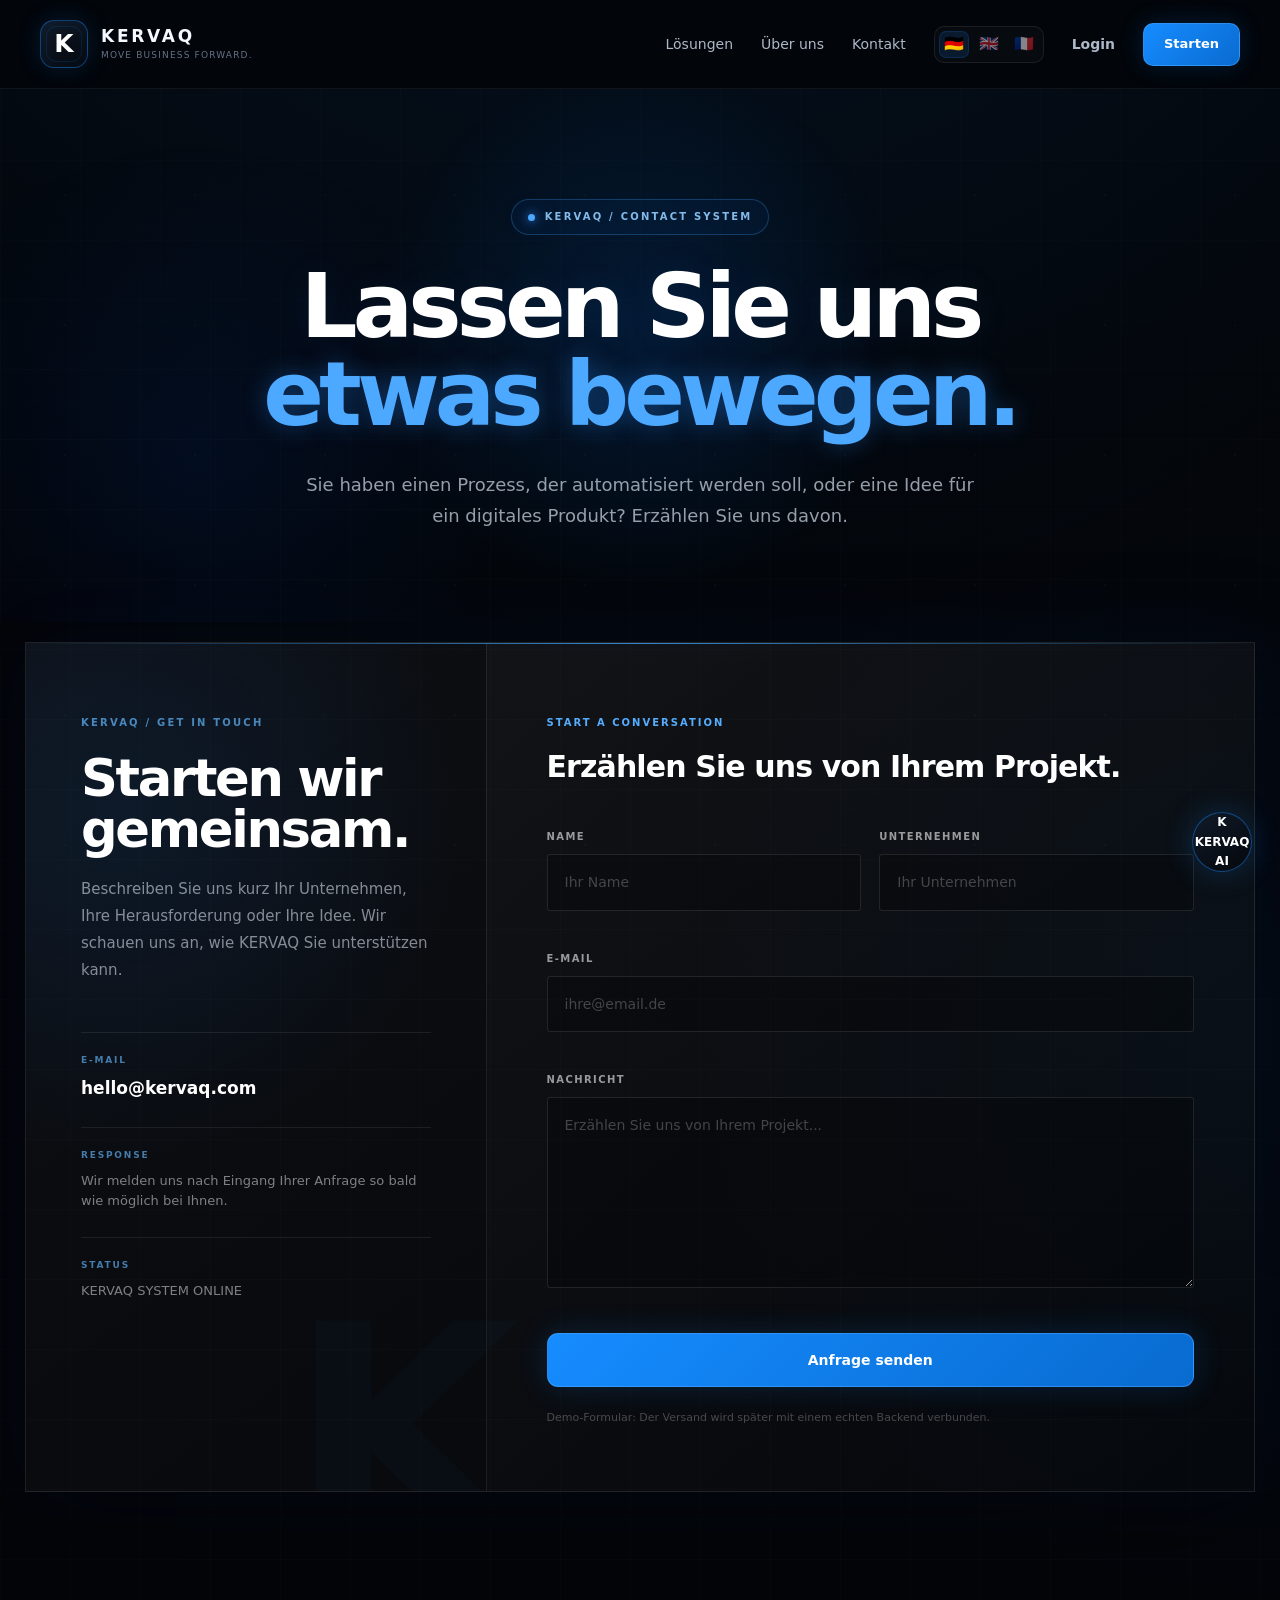
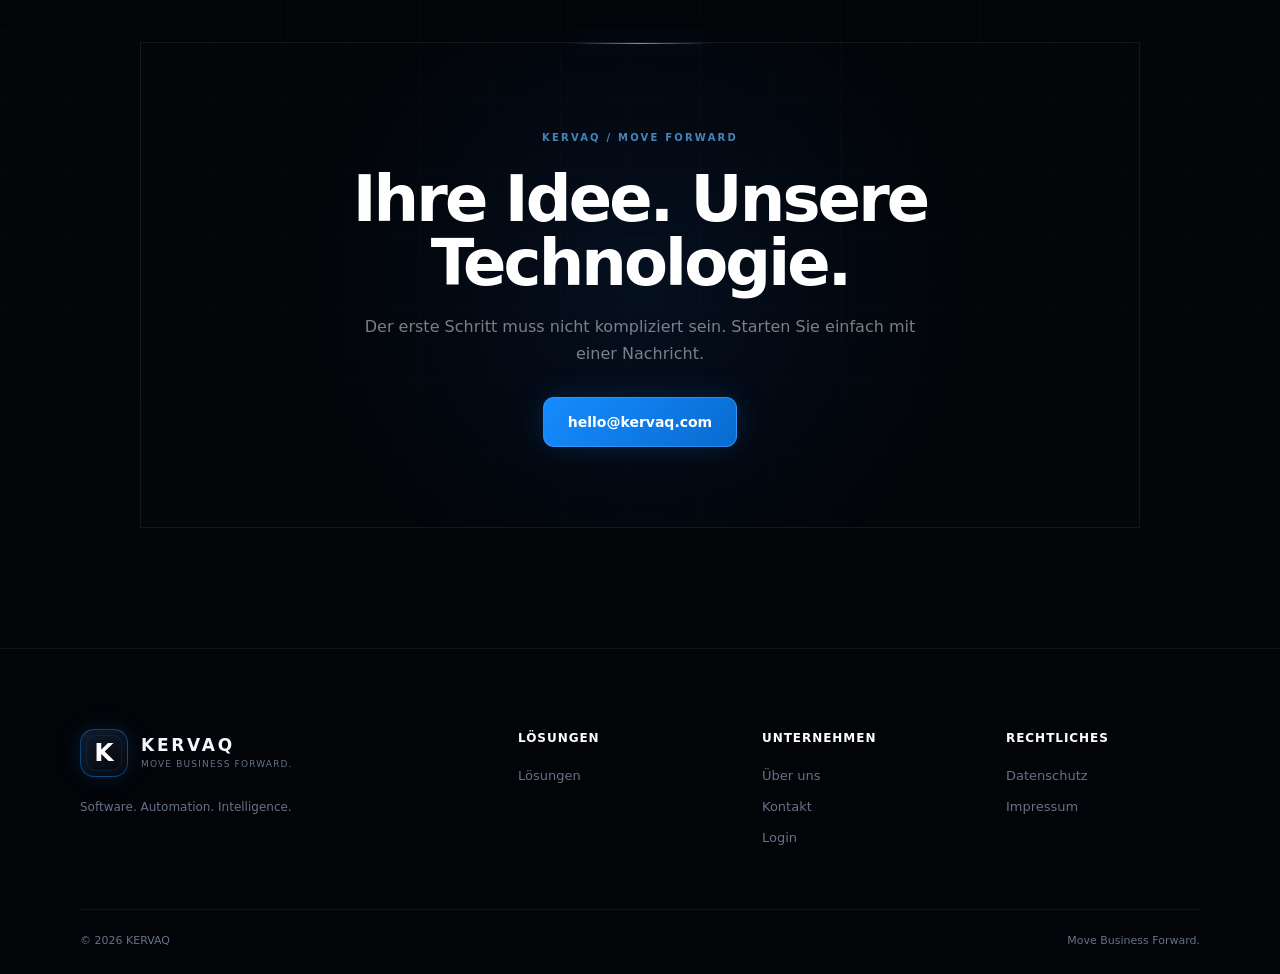
<file: kontakt.html>
<!DOCTYPE html>
<html lang="de">
<head>
    <meta charset="UTF-8">
    <meta name="viewport" content="width=device-width, initial-scale=1.0">

    <meta
        name="description"
        content="Kontaktieren Sie KERVAQ — Software, Automatisierung und intelligente Lösungen für Unternehmen."
    >

    <title>KERVAQ — Kontakt</title>

    <link rel="stylesheet" href="style.css">

    <style>

        /* =========================================================
           KERVAQ CONTACT PAGE
           Homepage Design Language
           Navigation bleibt unverändert
        ========================================================= */

        .contact-page {
            position: relative;
            overflow: hidden;
        }

        /* TECH GRID */

        .contact-page::before {
            content: "";
            position: absolute;
            inset: 0;
            pointer-events: none;

            background-image:
                linear-gradient(
                    rgba(255,255,255,0.022) 1px,
                    transparent 1px
                ),
                linear-gradient(
                    90deg,
                    rgba(255,255,255,0.022) 1px,
                    transparent 1px
                );

            background-size: 70px 70px;

            mask-image: linear-gradient(
                to bottom,
                transparent,
                black 15%,
                black 80%,
                transparent
            );

            opacity: .65;
        }


        /* =========================================================
           CONTACT HERO
        ========================================================= */

        .contact-hero {
            position: relative;
            min-height: 58vh;
            display: flex;
            align-items: center;
            justify-content: center;
            text-align: center;
            padding: 110px 25px 90px;

            background:
                radial-gradient(
                    circle at 50% 45%,
                    rgba(0,120,255,.15),
                    transparent 38%
                ),
                radial-gradient(
                    circle at 15% 70%,
                    rgba(0,90,255,.08),
                    transparent 28%
                );
        }

        .contact-hero-content {
            position: relative;
            z-index: 3;
            width: min(900px, 100%);
            margin: 0 auto;
        }

        .contact-eyebrow {
            display: inline-flex;
            align-items: center;
            gap: 10px;

            margin-bottom: 28px;
            padding: 9px 16px;

            border: 1px solid rgba(60,160,255,.28);
            border-radius: 999px;

            background: rgba(0,90,180,.07);

            color: rgba(145,205,255,.9);

            font-size: 10px;
            font-weight: 800;
            letter-spacing: .22em;
        }

        .contact-eyebrow::before {
            content: "";

            width: 7px;
            height: 7px;

            border-radius: 50%;

            background: #4aa8ff;

            box-shadow:
                0 0 10px rgba(50,150,255,.9),
                0 0 22px rgba(30,120,255,.7);
        }

        .contact-hero h1 {
            max-width: 900px;
            margin: 0 auto;

            color: #fff;

            font-size: clamp(52px, 7vw, 92px);
            line-height: .98;

            font-weight: 800;
            letter-spacing: -.055em;

            text-wrap: balance;

            text-shadow:
                0 0 35px rgba(40,140,255,.08);
        }

        .contact-hero h1 span {
            color: #4da9ff;

            text-shadow:
                0 0 25px rgba(40,140,255,.35);
        }

        .contact-hero p {
            max-width: 680px;

            margin: 30px auto 0;

            color: rgba(220,230,242,.68);

            font-size: 18px;
            line-height: 1.75;
        }


        /* =========================================================
           CONTACT SYSTEM
        ========================================================= */

        .contact-system-section {
            position: relative;

            padding: 20px 25px 120px;
        }

        .contact-system {
            position: relative;

            width: min(1250px, 100%);
            margin: 0 auto;

            display: grid;
            grid-template-columns: .75fr 1.25fr;

            border: 1px solid rgba(255,255,255,.09);

            background:
                linear-gradient(
                    145deg,
                    rgba(255,255,255,.045),
                    rgba(255,255,255,.012)
                );

            box-shadow:
                0 30px 100px rgba(0,0,0,.35),
                0 0 70px rgba(20,110,255,.06);

            overflow: hidden;
        }

        .contact-system::before {
            content: "";

            position: absolute;

            top: 0;
            left: 0;

            width: 100%;
            height: 1px;

            background:
                linear-gradient(
                    90deg,
                    transparent,
                    rgba(60,165,255,.8),
                    transparent
                );
        }


        /* =========================================================
           LEFT PANEL
        ========================================================= */

        .contact-info-panel {
            position: relative;

            padding: 65px 55px;

            border-right: 1px solid rgba(255,255,255,.08);

            background:
                radial-gradient(
                    circle at 20% 20%,
                    rgba(30,130,255,.1),
                    transparent 45%
                );
        }

        .contact-info-panel::after {
            content: "K";

            position: absolute;

            right: -35px;
            bottom: -95px;

            color: rgba(50,145,255,.025);

            font-size: 300px;
            font-weight: 900;

            line-height: 1;

            pointer-events: none;
        }

        .system-label {
            color: rgba(100,185,255,.7);

            font-size: 10px;
            font-weight: 800;

            letter-spacing: .22em;
        }

        .contact-info-panel h2 {
            position: relative;
            z-index: 2;

            margin: 20px 0 20px;

            color: #fff;

            font-size: clamp(34px, 4vw, 54px);

            line-height: 1;

            letter-spacing: -.045em;
        }

        .contact-info-panel > p {
            position: relative;
            z-index: 2;

            max-width: 430px;

            color: rgba(220,230,242,.58);

            font-size: 15px;
            line-height: 1.8;
        }


        /* CONTACT DATA */

        .contact-data {
            position: relative;
            z-index: 2;

            margin-top: 48px;

            display: grid;
            gap: 25px;
        }

        .contact-data-item {
            padding-top: 20px;

            border-top: 1px solid rgba(255,255,255,.08);
        }

        .contact-data-label {
            display: block;

            margin-bottom: 8px;

            color: rgba(100,185,255,.65);

            font-size: 9px;
            font-weight: 800;

            letter-spacing: .2em;
        }

        .contact-data a {
            color: #fff;

            font-size: 17px;
            font-weight: 600;

            text-decoration: none;

            transition: color .25s ease;
        }

        .contact-data a:hover {
            color: #55adff;
        }

        .contact-data p {
            margin: 0;

            color: rgba(255,255,255,.48);

            font-size: 13px;
            line-height: 1.6;
        }


        /* =========================================================
           FORM PANEL
        ========================================================= */

        .contact-form-panel {
            padding: 65px 60px;

            background:
                linear-gradient(
                    135deg,
                    rgba(255,255,255,.025),
                    rgba(0,0,0,.08)
                );
        }

        .form-header {
            margin-bottom: 38px;
        }

        .form-header span {
            color: #55adff;

            font-size: 10px;
            font-weight: 800;

            letter-spacing: .2em;
        }

        .form-header h3 {
            margin: 10px 0 0;

            color: #fff;

            font-size: 30px;

            letter-spacing: -.03em;
        }

        .contact-form {
            display: grid;
            gap: 22px;
        }

        .form-row {
            display: grid;
            grid-template-columns: 1fr 1fr;
            gap: 18px;
        }

        .form-group {
            display: flex;
            flex-direction: column;
            gap: 9px;
        }

        .form-group label {
            color: rgba(255,255,255,.58);

            font-size: 10px;
            font-weight: 700;

            letter-spacing: .14em;
            text-transform: uppercase;
        }

        .form-group input,
        .form-group textarea {
            width: 100%;

            padding: 16px 17px;

            border: 1px solid rgba(255,255,255,.1);

            border-radius: 3px;

            outline: none;

            background:
                rgba(0,0,0,.24);

            color: #fff;

            font: inherit;
            font-size: 14px;

            transition:
                border-color .25s ease,
                box-shadow .25s ease,
                background .25s ease;
        }

        .form-group input {
            min-height: 53px;
        }

        .form-group textarea {
            min-height: 170px;

            resize: vertical;
        }

        .form-group input::placeholder,
        .form-group textarea::placeholder {
            color: rgba(255,255,255,.24);
        }

        .form-group input:focus,
        .form-group textarea:focus {
            border-color: rgba(65,165,255,.6);

            background: rgba(10,30,55,.35);

            box-shadow:
                0 0 0 3px rgba(40,140,255,.07),
                0 0 25px rgba(40,140,255,.08);
        }

        .contact-form .btn {
            min-height: 54px;

            margin-top: 5px;

            cursor: pointer;
        }

        .form-note {
            margin: 0;

            color: rgba(255,255,255,.25);

            font-size: 11px;
            line-height: 1.6;
        }


        /* =========================================================
           CTA
        ========================================================= */

        .contact-cta {
            position: relative;

            padding: 30px 25px 120px;

            text-align: center;
        }

        .contact-cta-box {
            position: relative;

            width: min(1000px, 100%);
            margin: 0 auto;

            padding: 80px 30px;

            border: 1px solid rgba(255,255,255,.07);

            background:
                radial-gradient(
                    circle at center,
                    rgba(30,125,255,.09),
                    transparent 60%
                );
        }

        .contact-cta-box::before {
            content: "";

            position: absolute;

            top: 0;
            left: 50%;

            width: 140px;
            height: 1px;

            transform: translateX(-50%);

            background:
                linear-gradient(
                    90deg,
                    transparent,
                    #3d9eff,
                    transparent
                );

            box-shadow:
                0 0 18px rgba(40,150,255,.5);
        }

        .contact-cta-box h2 {
            margin: 18px 0;

            color: #fff;

            font-size: clamp(36px, 5vw, 64px);

            line-height: 1;

            letter-spacing: -.045em;
        }

        .contact-cta-box p {
            max-width: 580px;

            margin: 0 auto 30px;

            color: rgba(255,255,255,.48);

            line-height: 1.7;
        }


        /* =========================================================
           RESPONSIVE
        ========================================================= */

        @media (max-width: 950px) {

            .contact-system {
                grid-template-columns: 1fr;
            }

            .contact-info-panel {
                border-right: 0;
                border-bottom: 1px solid rgba(255,255,255,.08);
            }

            .contact-info-panel::after {
                right: 5%;
            }

        }


        @media (max-width: 700px) {

            .contact-hero {
                min-height: 50vh;

                padding:
                    80px 20px
                    70px;
            }

            .contact-hero h1 {
                font-size:
                    clamp(44px, 12vw, 64px);
            }

            .contact-hero p {
                font-size: 16px;
            }

            .contact-system-section {
                padding:
                    10px 17px
                    80px;
            }

            .contact-info-panel,
            .contact-form-panel {
                padding: 42px 28px;
            }

            .form-row {
                grid-template-columns: 1fr;
            }

            .contact-cta {
                padding:
                    10px 17px
                    80px;
            }

            .contact-cta-box {
                padding:
                    60px 22px;
            }

        }


        @media (max-width: 420px) {

            .contact-info-panel,
            .contact-form-panel {
                padding: 35px 22px;
            }

            .contact-hero {
                padding-left: 17px;
                padding-right: 17px;
            }

        }

    </style>
</head>


<body>

    <!-- =========================
         NAVIGATION
    ========================== -->

    <header class="navbar">

        <div class="nav-container">

            <a href="index.html" class="brand">

                <div class="brand-logo">
                    K
                </div>

                <div class="brand-text">

                    <span class="brand-name">
                        KERVAQ
                    </span>

                    <span class="brand-tagline">
                        Move Business Forward.
                    </span>

                </div>

            </a>


            <nav class="nav-right">

                <a href="loesungen.html"
                   data-nav="loesungen"
                   data-i18n="solutions">
                    Lösungen
                </a>

                <a href="ueber-uns.html"
                   data-nav="ueber-uns"
                   data-i18n="about">
                    Über uns
                </a>

                <a href="kontakt.html"
                   data-nav="kontakt"
                   data-i18n="contact">
                    Kontakt
                </a>


                <div class="language-switcher">

                    <button class="lang-btn active"
                            data-lang="de"
                            type="button"
                            aria-label="Deutsch">
                        🇩🇪
                    </button>

                    <button class="lang-btn"
                            data-lang="en"
                            type="button"
                            aria-label="English">
                        🇬🇧
                    </button>

                    <button class="lang-btn"
                            data-lang="fr"
                            type="button"
                            aria-label="Français">
                        🇫🇷
                    </button>

                </div>


                <a href="login.html"
                   class="nav-login"
                   data-nav="login"
                   data-i18n="login">
                    Login
                </a>

                <a href="kontakt.html"
                   class="nav-cta"
                   data-i18n="start">
                    Starten
                </a>

            </nav>


            <button class="mobile-menu"
                    type="button"
                    aria-label="Menü öffnen">

                <span></span>
                <span></span>
                <span></span>

            </button>

        </div>

    </header>


    <!-- =========================
         CONTACT PAGE
    ========================== -->

    <main class="contact-page">


        <!-- HERO -->

        <section class="contact-hero">

            <div class="contact-hero-content">

                <div class="contact-eyebrow">
                    KERVAQ / CONTACT SYSTEM
                </div>

                <h1>
                    Lassen Sie uns
                    <span>etwas bewegen.</span>
                </h1>

                <p>
                    Sie haben einen Prozess, der automatisiert werden
                    soll, oder eine Idee für ein digitales Produkt?
                    Erzählen Sie uns davon.
                </p>

            </div>

        </section>


        <!-- CONTACT SYSTEM -->

        <section class="contact-system-section">

            <div class="contact-system">


                <!-- INFO -->

                <div class="contact-info-panel">

                    <span class="system-label">
                        KERVAQ / GET IN TOUCH
                    </span>

                    <h2>
                        Starten wir
                        gemeinsam.
                    </h2>

                    <p>
                        Beschreiben Sie uns kurz Ihr Unternehmen,
                        Ihre Herausforderung oder Ihre Idee.
                        Wir schauen uns an, wie KERVAQ Sie
                        unterstützen kann.
                    </p>


                    <div class="contact-data">

                        <div class="contact-data-item">

                            <span class="contact-data-label">
                                E-MAIL
                            </span>

                            <a href="mailto:hello@kervaq.com">
                                hello@kervaq.com
                            </a>

                        </div>


                        <div class="contact-data-item">

                            <span class="contact-data-label">
                                RESPONSE
                            </span>

                            <p>
                                Wir melden uns nach Eingang Ihrer Anfrage
                                so bald wie möglich bei Ihnen.
                            </p>

                        </div>


                        <div class="contact-data-item">

                            <span class="contact-data-label">
                                STATUS
                            </span>

                            <p>
                                KERVAQ SYSTEM ONLINE
                            </p>

                        </div>

                    </div>

                </div>


                <!-- FORM -->

                <div class="contact-form-panel">

                    <div class="form-header">

                        <span>
                            START A CONVERSATION
                        </span>

                        <h3>
                            Erzählen Sie uns von Ihrem Projekt.
                        </h3>

                    </div>


                    <form class="contact-form">


                        <div class="form-row">

                            <div class="form-group">

                                <label for="contact-name">
                                    Name
                                </label>

                                <input
                                    type="text"
                                    id="contact-name"
                                    name="name"
                                    placeholder="Ihr Name"
                                    autocomplete="name"
                                    required
                                >

                            </div>


                            <div class="form-group">

                                <label for="contact-company">
                                    Unternehmen
                                </label>

                                <input
                                    type="text"
                                    id="contact-company"
                                    name="company"
                                    placeholder="Ihr Unternehmen"
                                    autocomplete="organization"
                                >

                            </div>

                        </div>


                        <div class="form-group">

                            <label for="contact-email">
                                E-Mail
                            </label>

                            <input
                                type="email"
                                id="contact-email"
                                name="email"
                                placeholder="ihre@email.de"
                                autocomplete="email"
                                required
                            >

                        </div>


                        <div class="form-group">

                            <label for="contact-message">
                                Nachricht
                            </label>

                            <textarea
                                id="contact-message"
                                name="message"
                                rows="7"
                                placeholder="Erzählen Sie uns von Ihrem Projekt..."
                                required
                            ></textarea>

                        </div>


                        <button
                            type="submit"
                            class="btn btn-primary">
                            Anfrage senden
                        </button>


                        <p class="form-note">
                            Demo-Formular: Der Versand wird später
                            mit einem echten Backend verbunden.
                        </p>

                    </form>

                </div>

            </div>

        </section>


        <!-- CTA -->

        <section class="contact-cta">

            <div class="contact-cta-box">

                <span class="system-label">
                    KERVAQ / MOVE FORWARD
                </span>

                <h2>
                    Ihre Idee.
                    Unsere Technologie.
                </h2>

                <p>
                    Der erste Schritt muss nicht kompliziert sein.
                    Starten Sie einfach mit einer Nachricht.
                </p>

                <a
                    href="mailto:hello@kervaq.com"
                    class="btn btn-primary">
                    hello@kervaq.com
                </a>

            </div>

        </section>

    </main>


    <!-- =========================
         KERVAQ AI
    ========================== -->

    <button
        type="button"
        class="ai-open"
        aria-label="KERVAQ AI öffnen">

        <span class="ai-orbit"></span>

        <span class="ai-core">
            <span class="ai-core-k">
                K
            </span>
        </span>

        <span class="ai-label">
            KERVAQ AI
        </span>

    </button>


    <div class="ai-chat">

        <div class="ai-chat-header">

            <div>

                <strong data-i18n="aiTitle">
                    KERVAQ AI
                </strong>

                <span>
                    Online
                </span>

            </div>

            <button
                type="button"
                class="ai-close"
                aria-label="Chat schließen">
                ×
            </button>

        </div>


        <div class="ai-messages">

            <div
                class="ai-welcome"
                data-i18n="aiWelcome">

                Hallo! Ich bin die KERVAQ AI.
                Wie kann ich Ihnen helfen?

            </div>

        </div>


        <form class="ai-form">

            <input
                type="text"
                data-i18n-placeholder="aiPlaceholder"
                placeholder="Frage über KERVAQ..."
                autocomplete="off"
            >

            <button
                type="submit"
                aria-label="Nachricht senden">
                →
            </button>

        </form>

    </div>


    <!-- =========================
         FOOTER
    ========================== -->

    <footer class="footer">

        <div class="container">

            <div class="footer-grid">

                <div class="footer-brand">

                    <a href="index.html" class="brand">

                        <div class="brand-logo">
                            K
                        </div>

                        <div class="brand-text">

                            <span class="brand-name">
                                KERVAQ
                            </span>

                            <span class="brand-tagline">
                                Move Business Forward.
                            </span>

                        </div>

                    </a>

                    <p>
                        Software. Automation. Intelligence.
                    </p>

                </div>


                <div class="footer-column">

                    <h4 data-i18n="footerSolutions">
                        Lösungen
                    </h4>

                    <a href="loesungen.html"
                       data-i18n="solutions">
                        Lösungen
                    </a>

                </div>


                <div class="footer-column">

                    <h4 data-i18n="footerAbout">
                        Unternehmen
                    </h4>

                    <a href="ueber-uns.html"
                       data-i18n="about">
                        Über uns
                    </a>

                    <a href="kontakt.html"
                       data-i18n="contact">
                        Kontakt
                    </a>

                    <a href="login.html"
                       data-i18n="login">
                        Login
                    </a>

                </div>


                <div class="footer-column">

                    <h4 data-i18n="footerContact">
                        Rechtliches
                    </h4>

                    <a href="datenschutz.html"
                       data-i18n="footerPrivacy">
                        Datenschutz
                    </a>

                    <a href="impressum.html"
                       data-i18n="footerImprint">
                        Impressum
                    </a>

                </div>

            </div>


            <div class="footer-bottom">

                <span>
                    © 2026 KERVAQ
                </span>

                <span>
                    Move Business Forward.
                </span>

            </div>

        </div>

    </footer>


    <script src="script.js"></script>

</body>
</html>
</file>
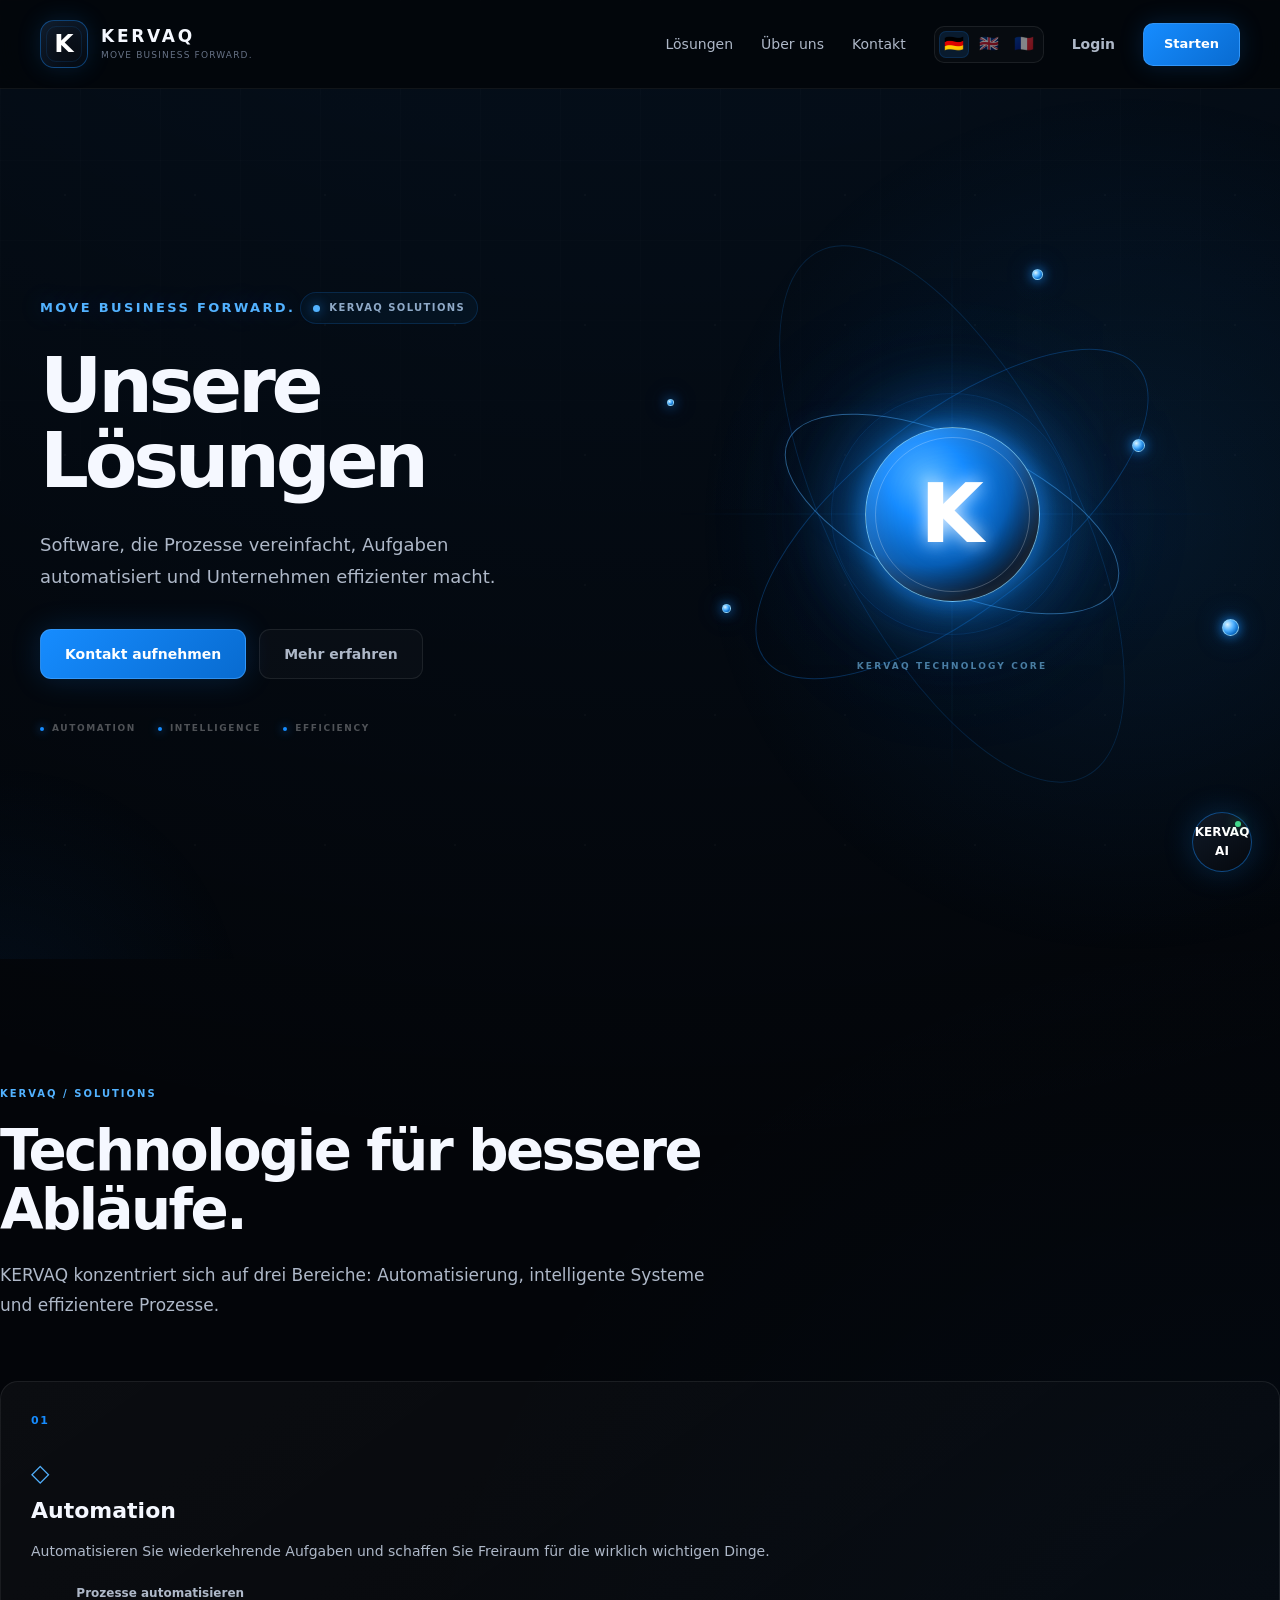
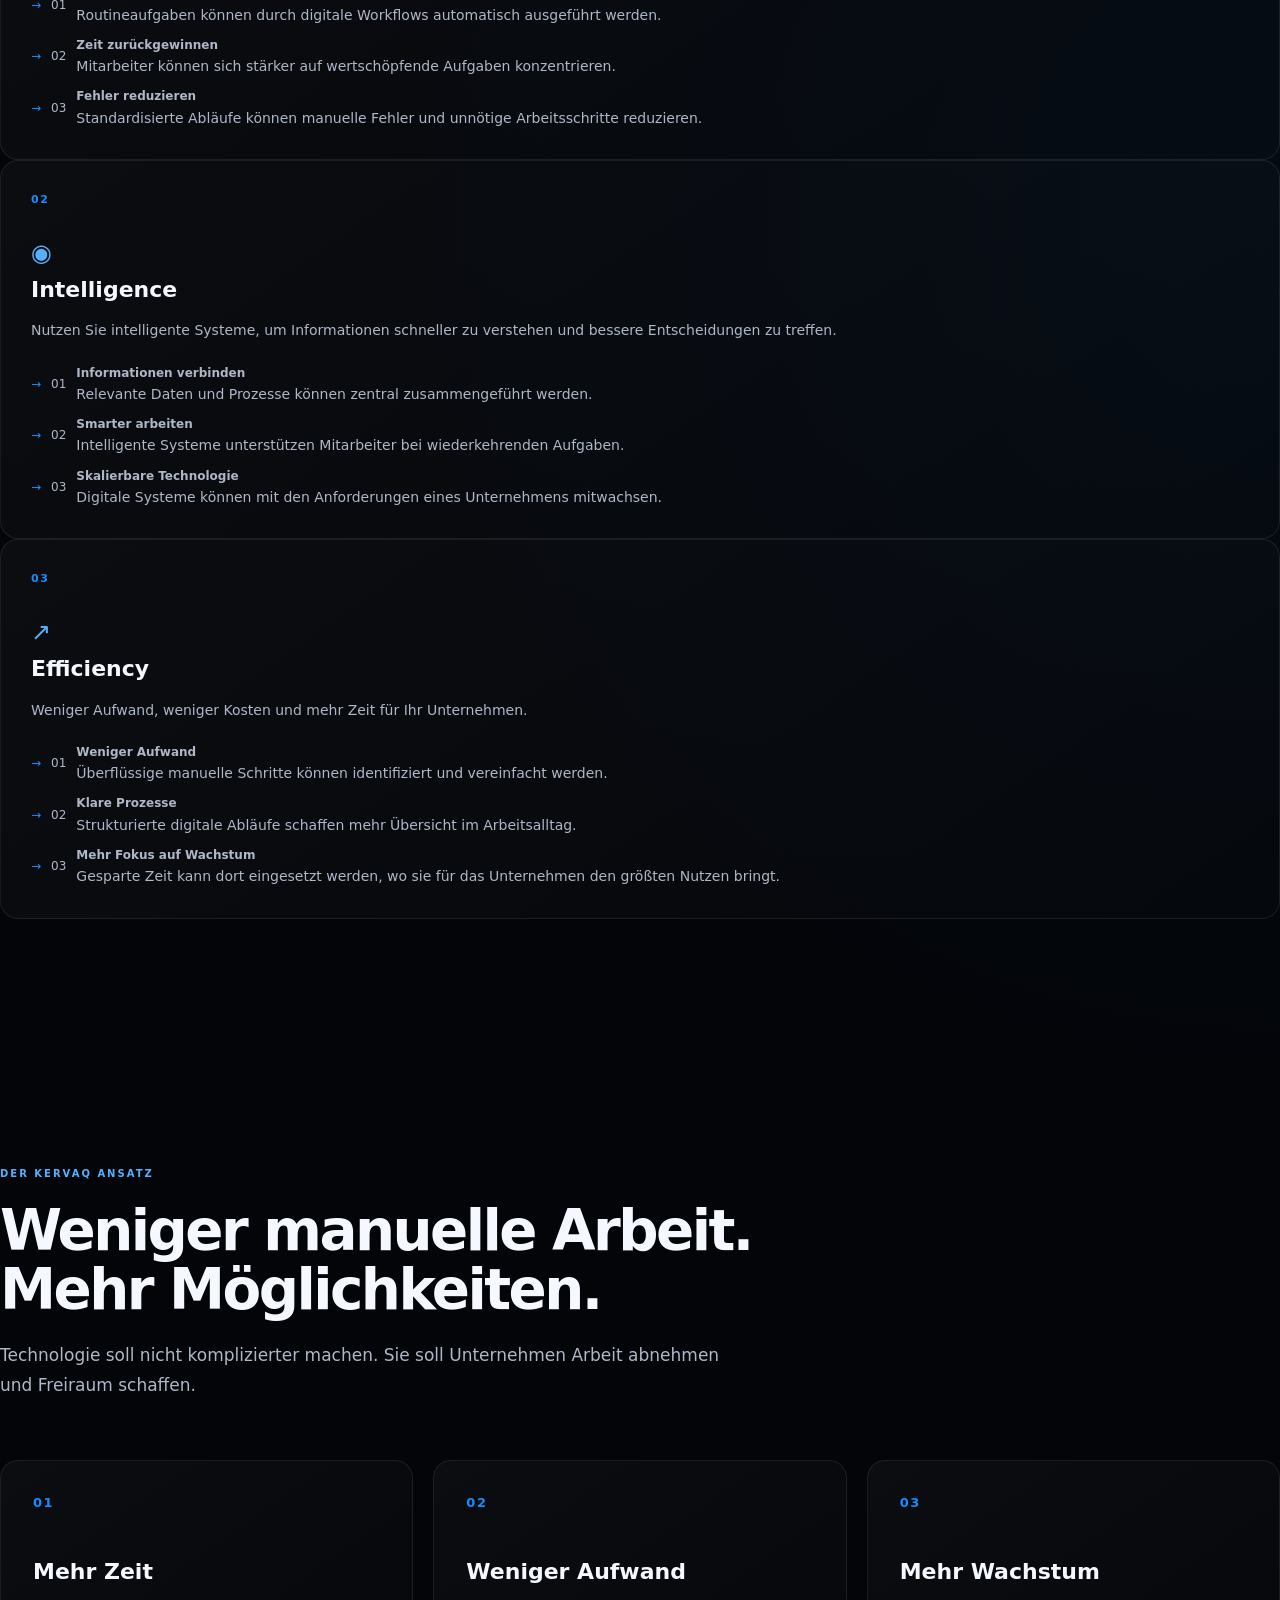
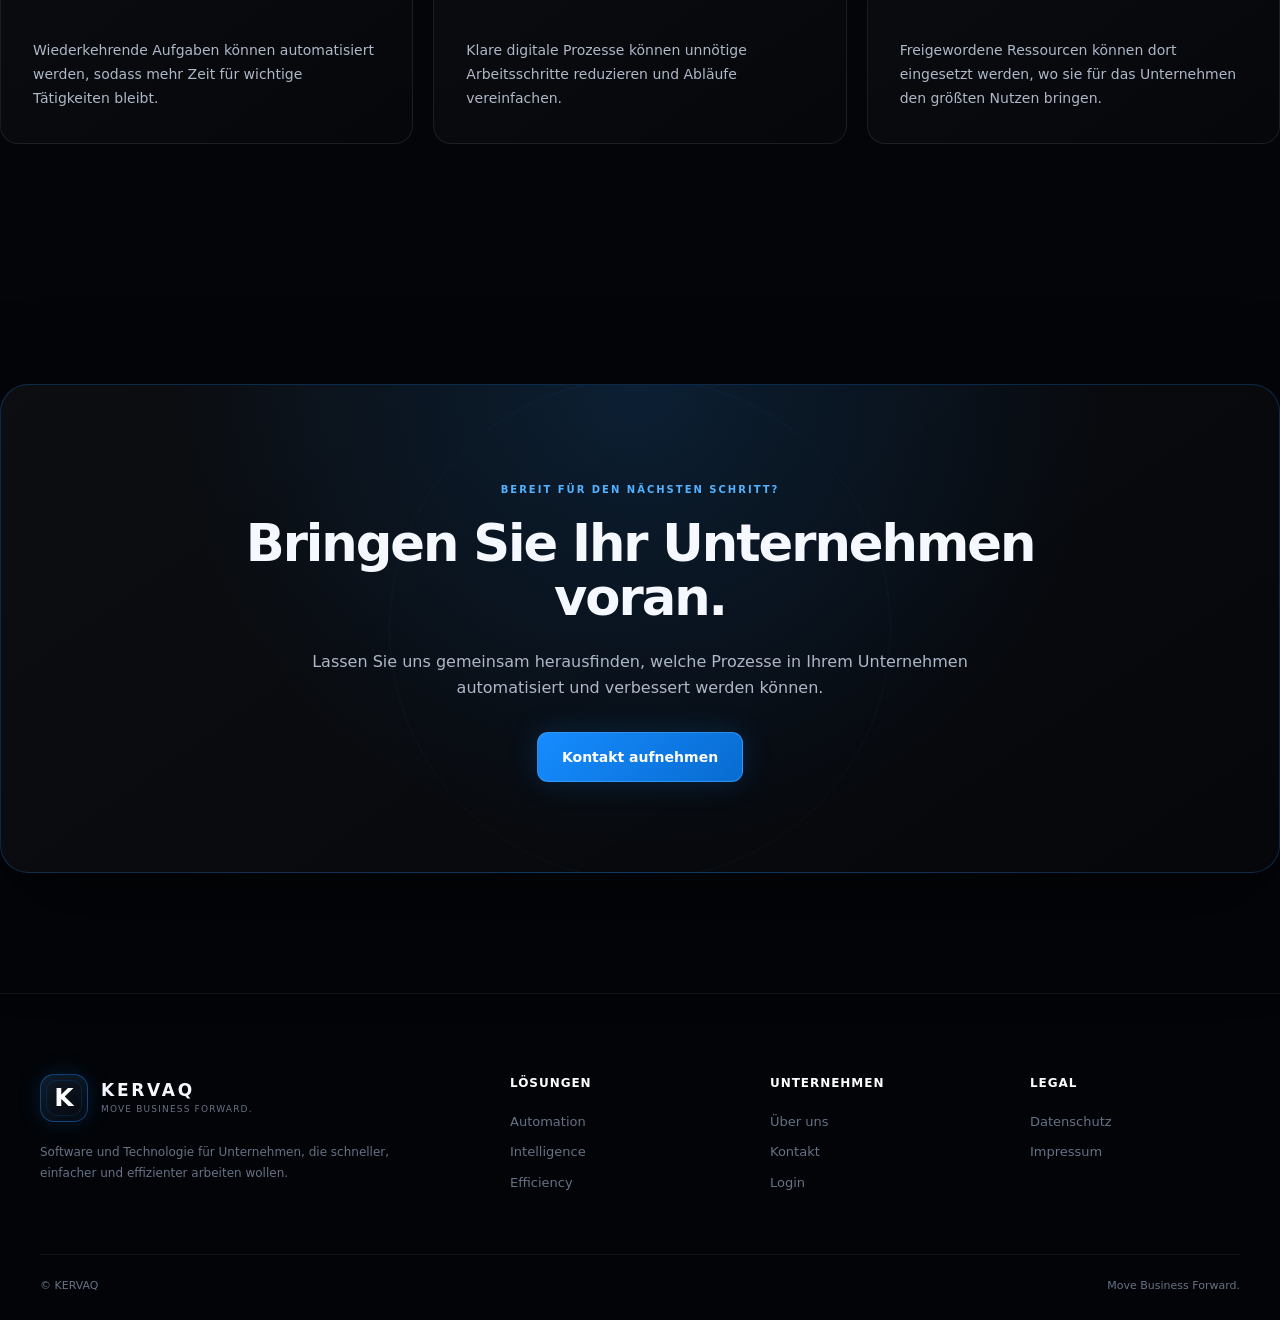
<file: loesungen.html>
<!DOCTYPE html>
<html lang="de">
<head>
    <meta charset="UTF-8">
    <meta name="viewport" content="width=device-width, initial-scale=1.0">

    <meta
        name="description"
        content="KERVAQ Lösungen — Automatisierung, intelligente Software und effiziente Prozesse für Unternehmen."
    >

    <title>KERVAQ — Lösungen</title>

    <link rel="stylesheet" href="style.css">
</head>

<body>

    <!-- =====================================================
         NAVBAR
    ====================================================== -->

    <header class="navbar">

        <div class="nav-container">

            <a href="index.html" class="brand">

                <div class="brand-logo">
                    K
                </div>

                <div class="brand-text">

                    <span class="brand-name">
                        KERVAQ
                    </span>

                    <span class="brand-tagline">
                        Move Business Forward.
                    </span>

                </div>

            </a>


            <nav class="nav-right">

                <a
                    href="loesungen.html"
                    data-nav="loesungen"
                    data-i18n="solutions"
                >
                    Lösungen
                </a>

                <a
                    href="ueber-uns.html"
                    data-nav="ueber-uns"
                    data-i18n="about"
                >
                    Über uns
                </a>

                <a
                    href="kontakt.html"
                    data-nav="kontakt"
                    data-i18n="contact"
                >
                    Kontakt
                </a>


                <div class="language-switcher">

                    <button
                        class="lang-btn active"
                        data-lang="de"
                        type="button"
                        aria-label="Deutsch"
                    >
                        🇩🇪
                    </button>

                    <button
                        class="lang-btn"
                        data-lang="en"
                        type="button"
                        aria-label="English"
                    >
                        🇬🇧
                    </button>

                    <button
                        class="lang-btn"
                        data-lang="fr"
                        type="button"
                        aria-label="Français"
                    >
                        🇫🇷
                    </button>

                </div>


                <a
                    href="login.html"
                    class="nav-login"
                    data-nav="login"
                    data-i18n="login"
                >
                    Login
                </a>


                <a
                    href="kontakt.html"
                    class="nav-cta"
                    data-i18n="start"
                >
                    Starten
                </a>

            </nav>


            <button
                class="mobile-menu"
                type="button"
                aria-label="Menü öffnen"
            >
                <span></span>
                <span></span>
                <span></span>
            </button>

        </div>

    </header>


    <!-- =====================================================
         MAIN
    ====================================================== -->

    <main>


        <!-- =================================================
             HERO
        ================================================== -->

        <section class="hero solutions-hero">

            <div class="hero-layout">

                <div class="hero-content">

                    <div class="hero-badge">

                        <span class="pulse-dot"></span>

                        KERVAQ SOLUTIONS

                    </div>


                    <h1 data-i18n="solutionsPageTitle">
                        Lösungen, die Arbeit abnehmen.
                    </h1>


                    <p
                        class="hero-text"
                        data-i18n="solutionsPageText"
                    >
                        KERVAQ entwickelt intelligente Softwarelösungen,
                        die Unternehmen dabei unterstützen, Prozesse zu
                        automatisieren, effizienter zu arbeiten und
                        wertvolle Zeit zurückzugewinnen.
                    </p>


                    <div class="hero-actions">

                        <a
                            href="kontakt.html"
                            class="btn btn-primary"
                            data-i18n="heroPrimary"
                        >
                            Kontakt aufnehmen
                        </a>

                        <a
                            href="#solutions-overview"
                            class="btn btn-secondary"
                            data-i18n="heroSecondary"
                        >
                            Lösungen entdecken
                        </a>

                    </div>


                    <div class="hero-meta">

                        <span>
                            AUTOMATION
                        </span>

                        <span>
                            INTELLIGENCE
                        </span>

                        <span>
                            EFFICIENCY
                        </span>

                    </div>

                </div>


                <!-- =============================================
                     VISUAL
                ============================================== -->

                <div class="hero-visual">

                    <div class="tech-core">

                        <div class="system-grid"></div>

                        <div class="core-glow"></div>

                        <div class="ring ring-one"></div>

                        <div class="ring ring-two"></div>

                        <div class="ring ring-three"></div>


                        <div class="core">

                            <div class="core-inner">
                                K
                            </div>

                        </div>


                        <div class="orbit-dot dot-one"></div>
                        <div class="orbit-dot dot-two"></div>
                        <div class="orbit-dot dot-three"></div>
                        <div class="orbit-dot dot-four"></div>
                        <div class="orbit-dot dot-five"></div>


                        <div class="core-label">
                            KERVAQ TECHNOLOGY CORE
                        </div>

                    </div>

                </div>

            </div>

        </section>


        <!-- =================================================
             INTRO
        ================================================== -->

        <section
            class="section"
            id="solutions-overview"
        >

            <div class="section-heading">

                <div class="eyebrow">
                    KERVAQ / SOLUTIONS
                </div>


                <h2>
                    Technologie für bessere Abläufe.
                </h2>


                <p>
                    KERVAQ konzentriert sich auf drei Bereiche:
                    Automatisierung, intelligente Systeme und
                    effizientere Prozesse.
                </p>

            </div>


            <!-- =============================================
                 SOLUTION GRID
            ============================================== -->

            <div class="solution-page-grid">


                <!-- =========================================
                     AUTOMATION
                ========================================== -->

                <article class="solution-card">

                    <div class="solution-card-top">

                        <span class="solution-card-number">
                            01
                        </span>

                        <span class="solution-card-line"></span>

                    </div>


                    <div class="solution-card-icon">
                        ◇
                    </div>


                    <h3 data-i18n="automationTitle">
                        Automatisierung
                    </h3>


                    <p data-i18n="automationText">
                        Wiederkehrende Aufgaben müssen nicht
                        dauerhaft manuell erledigt werden.
                        KERVAQ hilft dabei, Prozesse sinnvoll
                        zu automatisieren.
                    </p>


                    <div class="solution-feature-list">

                        <div class="solution-feature">

                            <span>
                                01
                            </span>

                            <div>

                                <strong>
                                    Prozesse automatisieren
                                </strong>

                                <p>
                                    Routineaufgaben können durch
                                    digitale Workflows automatisch
                                    ausgeführt werden.
                                </p>

                            </div>

                        </div>


                        <div class="solution-feature">

                            <span>
                                02
                            </span>

                            <div>

                                <strong>
                                    Zeit zurückgewinnen
                                </strong>

                                <p>
                                    Mitarbeiter können sich stärker
                                    auf wertschöpfende Aufgaben
                                    konzentrieren.
                                </p>

                            </div>

                        </div>


                        <div class="solution-feature">

                            <span>
                                03
                            </span>

                            <div>

                                <strong>
                                    Fehler reduzieren
                                </strong>

                                <p>
                                    Standardisierte Abläufe können
                                    manuelle Fehler und unnötige
                                    Arbeitsschritte reduzieren.
                                </p>

                            </div>

                        </div>

                    </div>

                </article>


                <!-- =========================================
                     INTELLIGENCE
                ========================================== -->

                <article class="solution-card">

                    <div class="solution-card-top">

                        <span class="solution-card-number">
                            02
                        </span>

                        <span class="solution-card-line"></span>

                    </div>


                    <div class="solution-card-icon">
                        ◉
                    </div>


                    <h3 data-i18n="intelligenceTitle">
                        Intelligente Systeme
                    </h3>


                    <p data-i18n="intelligenceText">
                        Moderne Software kann Informationen
                        verarbeiten, Zusammenhänge erkennen und
                        Unternehmen bei täglichen Abläufen
                        unterstützen.
                    </p>


                    <div class="solution-feature-list">

                        <div class="solution-feature">

                            <span>
                                01
                            </span>

                            <div>

                                <strong>
                                    Informationen verbinden
                                </strong>

                                <p>
                                    Relevante Daten und Prozesse
                                    können zentral zusammengeführt
                                    werden.
                                </p>

                            </div>

                        </div>


                        <div class="solution-feature">

                            <span>
                                02
                            </span>

                            <div>

                                <strong>
                                    Smarter arbeiten
                                </strong>

                                <p>
                                    Intelligente Systeme unterstützen
                                    Mitarbeiter bei wiederkehrenden
                                    Aufgaben.
                                </p>

                            </div>

                        </div>


                        <div class="solution-feature">

                            <span>
                                03
                            </span>

                            <div>

                                <strong>
                                    Skalierbare Technologie
                                </strong>

                                <p>
                                    Digitale Systeme können mit den
                                    Anforderungen eines Unternehmens
                                    mitwachsen.
                                </p>

                            </div>

                        </div>

                    </div>

                </article>


                <!-- =========================================
                     EFFICIENCY
                ========================================== -->

                <article class="solution-card">

                    <div class="solution-card-top">

                        <span class="solution-card-number">
                            03
                        </span>

                        <span class="solution-card-line"></span>

                    </div>


                    <div class="solution-card-icon">
                        ↗
                    </div>


                    <h3 data-i18n="efficiencyTitle">
                        Mehr Effizienz
                    </h3>


                    <p data-i18n="efficiencyText">
                        Das Ziel ist nicht einfach mehr Software.
                        Das Ziel sind bessere Abläufe, weniger
                        unnötiger Aufwand und mehr Zeit.
                    </p>


                    <div class="solution-feature-list">

                        <div class="solution-feature">

                            <span>
                                01
                            </span>

                            <div>

                                <strong>
                                    Weniger Aufwand
                                </strong>

                                <p>
                                    Überflüssige manuelle Schritte
                                    können identifiziert und
                                    vereinfacht werden.
                                </p>

                            </div>

                        </div>


                        <div class="solution-feature">

                            <span>
                                02
                            </span>

                            <div>

                                <strong>
                                    Klare Prozesse
                                </strong>

                                <p>
                                    Strukturierte digitale Abläufe
                                    schaffen mehr Übersicht im
                                    Arbeitsalltag.
                                </p>

                            </div>

                        </div>


                        <div class="solution-feature">

                            <span>
                                03
                            </span>

                            <div>

                                <strong>
                                    Mehr Fokus auf Wachstum
                                </strong>

                                <p>
                                    Gesparte Zeit kann dort eingesetzt
                                    werden, wo sie für das Unternehmen
                                    den größten Nutzen bringt.
                                </p>

                            </div>

                        </div>

                    </div>

                </article>

            </div>

        </section>


        <!-- =================================================
             BENEFITS
        ================================================== -->

        <section class="section">

            <div class="section-heading">

                <div class="eyebrow">
                    DER KERVAQ ANSATZ
                </div>


                <h2>
                    Weniger manuelle Arbeit.
                    Mehr Möglichkeiten.
                </h2>


                <p>
                    Technologie soll nicht komplizierter machen.
                    Sie soll Unternehmen Arbeit abnehmen und
                    Freiraum schaffen.
                </p>

            </div>


            <div class="features-grid">

                <article class="feature">

                    <span class="feature-number">
                        01
                    </span>

                    <h3>
                        Mehr Zeit
                    </h3>

                    <p>
                        Wiederkehrende Aufgaben können automatisiert
                        werden, sodass mehr Zeit für wichtige
                        Tätigkeiten bleibt.
                    </p>

                </article>


                <article class="feature">

                    <span class="feature-number">
                        02
                    </span>

                    <h3>
                        Weniger Aufwand
                    </h3>

                    <p>
                        Klare digitale Prozesse können unnötige
                        Arbeitsschritte reduzieren und Abläufe
                        vereinfachen.
                    </p>

                </article>


                <article class="feature">

                    <span class="feature-number">
                        03
                    </span>

                    <h3>
                        Mehr Wachstum
                    </h3>

                    <p>
                        Freigewordene Ressourcen können dort
                        eingesetzt werden, wo sie für das
                        Unternehmen den größten Nutzen bringen.
                    </p>

                </article>

            </div>

        </section>


        <!-- =================================================
             CTA
        ================================================== -->

        <section class="section cta-section">

            <div class="cta-box">

                <div
                    class="eyebrow"
                    data-i18n="ctaEyebrow"
                >
                    BEREIT FÜR DEN NÄCHSTEN SCHRITT?
                </div>


                <h2 data-i18n="ctaTitle">
                    Lassen Sie uns Ihr Unternehmen
                    voranbringen.
                </h2>


                <p data-i18n="ctaText">
                    Erzählen Sie uns von Ihrem Unternehmen und Ihren
                    Herausforderungen. Gemeinsam finden wir heraus,
                    was sich automatisieren und verbessern lässt.
                </p>


                <a
                    href="kontakt.html"
                    class="btn btn-primary"
                    data-i18n="ctaButton"
                >
                    Kontakt aufnehmen
                </a>

            </div>

        </section>

    </main>


    <!-- =====================================================
         AI BUTTON
    ====================================================== -->

    <button
        class="ai-open"
        type="button"
        aria-label="KERVAQ AI öffnen"
    >

        <span class="ai-dot"></span>

        KERVAQ AI

    </button>


    <!-- =====================================================
         AI CHAT
    ====================================================== -->

    <div class="ai-chat">

        <div class="ai-header">

            <div>

                <span class="ai-status"></span>

                <strong data-i18n="aiTitle">
                    KERVAQ AI
                </strong>

            </div>


            <button
                class="ai-close"
                type="button"
                aria-label="Chat schließen"
            >
                ×
            </button>

        </div>


        <div class="ai-messages">

            <div class="ai-message ai-message-bot">

                <p data-i18n="aiWelcome">
                    Hallo! Ich bin die KERVAQ AI.
                    Frag mich gerne etwas über KERVAQ.
                </p>

            </div>

        </div>


        <form class="ai-form">

            <input
                type="text"
                data-i18n-placeholder="aiPlaceholder"
                placeholder="Frage zu KERVAQ..."
                autocomplete="off"
            >


            <button
                type="submit"
                aria-label="Nachricht senden"
            >
                →
            </button>

        </form>

    </div>


    <!-- =====================================================
         FOOTER
    ====================================================== -->

    <footer class="footer">

        <div class="footer-container">


            <div class="footer-brand">

                <a
                    href="index.html"
                    class="brand"
                >

                    <div class="brand-logo">
                        K
                    </div>


                    <div class="brand-text">

                        <span class="brand-name">
                            KERVAQ
                        </span>

                        <span class="brand-tagline">
                            Move Business Forward.
                        </span>

                    </div>

                </a>


                <p>
                    Software und Technologie für Unternehmen,
                    die schneller, einfacher und effizienter
                    arbeiten wollen.
                </p>

            </div>


            <div class="footer-column">

                <h3 data-i18n="footerSolutions">
                    Lösungen
                </h3>

                <a href="loesungen.html">
                    Automation
                </a>

                <a href="loesungen.html">
                    Intelligence
                </a>

                <a href="loesungen.html">
                    Efficiency
                </a>

            </div>


            <div class="footer-column">

                <h3 data-i18n="footerAbout">
                    KERVAQ
                </h3>

                <a
                    href="ueber-uns.html"
                    data-i18n="about"
                >
                    Über uns
                </a>

                <a
                    href="kontakt.html"
                    data-i18n="contact"
                >
                    Kontakt
                </a>

                <a
                    href="login.html"
                    data-i18n="login"
                >
                    Login
                </a>

            </div>


            <div class="footer-column">

                <h3>
                    Legal
                </h3>

                <a
                    href="datenschutz.html"
                    data-i18n="footerPrivacy"
                >
                    Datenschutz
                </a>

                <a
                    href="impressum.html"
                    data-i18n="footerImprint"
                >
                    Impressum
                </a>

            </div>

        </div>


        <div class="footer-bottom">

            <span>
                © KERVAQ
            </span>

            <span>
                Move Business Forward.
            </span>

        </div>

    </footer>


    <script src="script.js"></script>

</body>
</html>
</file>
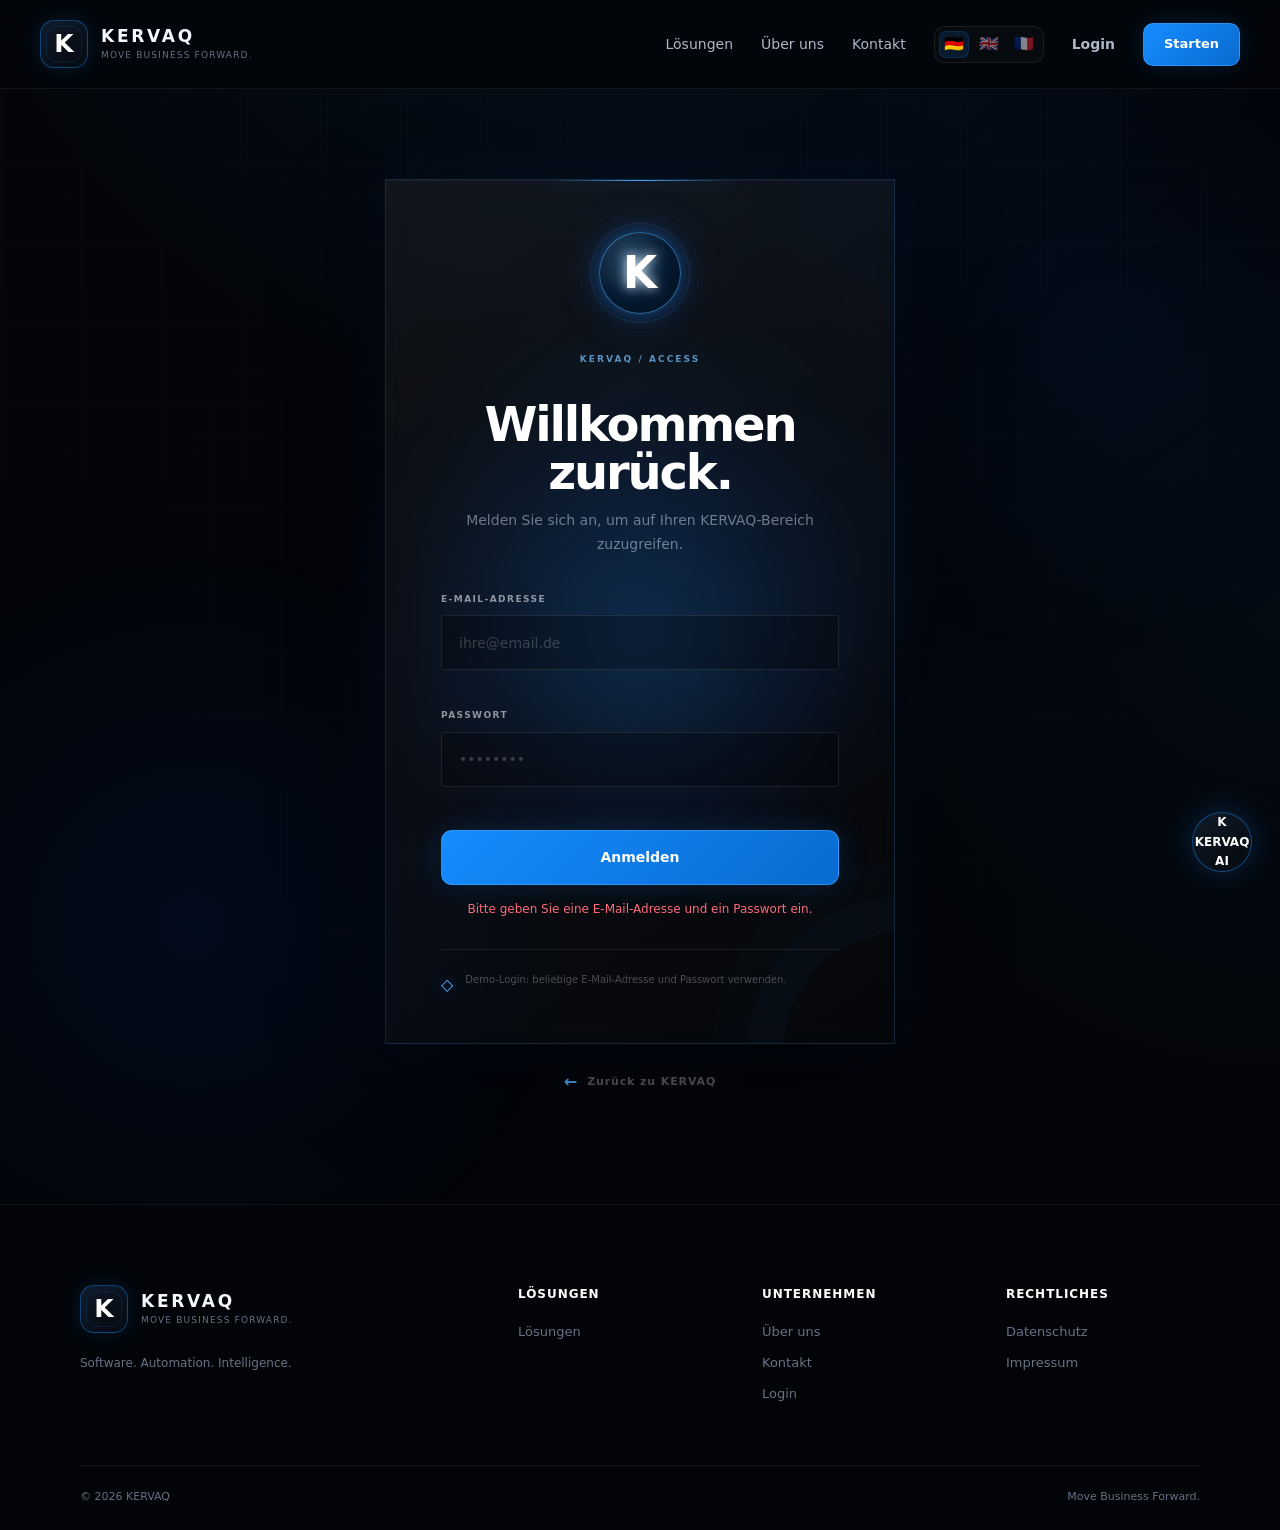
<file: login.html>
<!DOCTYPE html>
<html lang="de">
<head>
    <meta charset="UTF-8">
    <meta name="viewport" content="width=device-width, initial-scale=1.0">

    <meta
        name="description"
        content="KERVAQ Login — Zugang zu Ihrem KERVAQ Bereich."
    >

    <title>KERVAQ — Login</title>

    <link rel="stylesheet" href="style.css">

    <style>

        /* =========================================================
           KERVAQ LOGIN
           Homepage Design Language
           Navigation bleibt unverändert
        ========================================================= */

        .login-page {
            position: relative;
            min-height: calc(100vh - 86px);

            display: flex;
            align-items: center;
            justify-content: center;

            padding: 90px 25px 110px;

            overflow: hidden;

            background:
                radial-gradient(
                    circle at 50% 45%,
                    rgba(0,120,255,.15),
                    transparent 34%
                ),
                radial-gradient(
                    circle at 15% 75%,
                    rgba(0,90,255,.08),
                    transparent 28%
                ),
                radial-gradient(
                    circle at 85% 20%,
                    rgba(0,100,255,.06),
                    transparent 25%
                );
        }


        /* =========================================================
           BACKGROUND GRID
        ========================================================= */

        .login-background-grid {
            position: absolute;
            inset: 0;

            pointer-events: none;

            background-image:
                linear-gradient(
                    rgba(255,255,255,.022) 1px,
                    transparent 1px
                ),
                linear-gradient(
                    90deg,
                    rgba(255,255,255,.022) 1px,
                    transparent 1px
                );

            background-size: 70px 70px;

            mask-image:
                radial-gradient(
                    circle at center,
                    black 0%,
                    black 35%,
                    transparent 75%
                );

            opacity: .75;
        }


        /* =========================================================
           GLOW CORE
        ========================================================= */

        .login-page::before {
            content: "";

            position: absolute;

            width: 520px;
            height: 520px;

            left: 50%;
            top: 50%;

            transform: translate(-50%, -50%);

            border-radius: 50%;

            background:
                radial-gradient(
                    circle,
                    rgba(45,150,255,.12),
                    rgba(20,100,255,.05) 38%,
                    transparent 70%
                );

            filter: blur(12px);

            pointer-events: none;
        }


        /* =========================================================
           LOGIN CONTAINER
        ========================================================= */

        .login-container {
            position: relative;
            z-index: 5;

            width: min(510px, 100%);

            display: flex;
            flex-direction: column;
            align-items: center;
        }


        /* =========================================================
           LOGIN CARD
        ========================================================= */

        .login-card {
            position: relative;

            width: 100%;

            padding: 52px 55px 45px;

            border: 1px solid rgba(75,165,255,.16);

            background:
                linear-gradient(
                    145deg,
                    rgba(255,255,255,.055),
                    rgba(255,255,255,.012)
                );

            box-shadow:
                0 35px 100px rgba(0,0,0,.45),
                0 0 70px rgba(25,120,255,.08),
                inset 0 1px 0 rgba(255,255,255,.035);

            backdrop-filter: blur(12px);

            overflow: hidden;
        }

        .login-card::before {
            content: "";

            position: absolute;

            top: 0;
            left: 50%;

            width: 180px;
            height: 1px;

            transform: translateX(-50%);

            background:
                linear-gradient(
                    90deg,
                    transparent,
                    #42a5ff,
                    transparent
                );

            box-shadow:
                0 0 18px rgba(50,155,255,.65);
        }

        .login-card::after {
            content: "";

            position: absolute;

            width: 240px;
            height: 240px;

            right: -130px;
            bottom: -130px;

            border-radius: 50%;

            border: 1px solid rgba(55,155,255,.06);

            box-shadow:
                0 0 0 35px rgba(55,155,255,.018),
                0 0 0 70px rgba(55,155,255,.012);

            pointer-events: none;
        }


        /* =========================================================
           LOGIN K CORE
        ========================================================= */

        .login-logo {
            position: relative;

            width: 82px;
            height: 82px;

            margin: 0 auto 30px;

            display: flex;
            align-items: center;
            justify-content: center;

            border-radius: 50%;

            color: #fff;

            font-size: 44px;
            font-weight: 900;

            line-height: 1;

            background:
                radial-gradient(
                    circle at 35% 30%,
                    rgba(125,205,255,.22),
                    rgba(3,15,30,.96) 55%,
                    #02060d 100%
                );

            border: 1px solid rgba(75,175,255,.55);

            box-shadow:
                0 0 20px rgba(35,135,255,.4),
                0 0 50px rgba(25,110,255,.18),
                inset 0 0 25px rgba(45,145,255,.13);

            text-shadow:
                0 0 12px rgba(255,255,255,.85),
                0 0 30px rgba(55,155,255,.85);
        }

        .login-logo::before {
            content: "";

            position: absolute;
            inset: -10px;

            border-radius: 50%;

            border: 1px solid rgba(65,160,255,.13);
        }

        .login-logo::after {
            content: "";

            position: absolute;
            inset: -20px;

            border-radius: 50%;

            border: 1px solid rgba(65,160,255,.055);
        }


        /* =========================================================
           HEADING
        ========================================================= */

        .login-heading {
            text-align: center;

            margin-bottom: 35px;
        }

        .login-heading .eyebrow {
            color: rgba(120,195,255,.72);

            font-size: 9px;
            font-weight: 800;

            letter-spacing: .23em;
        }

        .login-heading h1 {
            margin: 15px 0 13px;

            color: #fff;

            font-size: clamp(34px, 6vw, 48px);

            line-height: 1;

            font-weight: 800;

            letter-spacing: -.045em;
        }

        .login-heading p {
            max-width: 370px;

            margin: 0 auto;

            color: rgba(220,230,242,.48);

            font-size: 14px;
            line-height: 1.7;
        }


        /* =========================================================
           FORM
        ========================================================= */

        .login-form {
            display: grid;
            gap: 20px;
        }

        .login-form .form-group {
            display: flex;
            flex-direction: column;

            gap: 9px;
        }

        .login-form label {
            color: rgba(255,255,255,.55);

            font-size: 9px;
            font-weight: 800;

            letter-spacing: .16em;

            text-transform: uppercase;
        }

        .login-form input {
            width: 100%;

            height: 55px;

            padding: 0 17px;

            border: 1px solid rgba(255,255,255,.09);

            border-radius: 3px;

            outline: none;

            background:
                rgba(0,0,0,.25);

            color: #fff;

            font: inherit;
            font-size: 14px;

            transition:
                border-color .25s ease,
                box-shadow .25s ease,
                background .25s ease;
        }

        .login-form input::placeholder {
            color: rgba(255,255,255,.2);
        }

        .login-form input:focus {
            border-color: rgba(60,165,255,.6);

            background:
                rgba(8,28,50,.4);

            box-shadow:
                0 0 0 3px rgba(40,140,255,.06),
                0 0 25px rgba(40,140,255,.08);
        }


        /* =========================================================
           LOGIN BUTTON
        ========================================================= */

        .login-submit {
            width: 100%;

            min-height: 55px;

            margin-top: 5px;

            position: relative;

            overflow: hidden;

            cursor: pointer;
        }

        .login-submit::after {
            content: "";

            position: absolute;

            top: 0;
            left: -100%;

            width: 60%;
            height: 100%;

            background:
                linear-gradient(
                    90deg,
                    transparent,
                    rgba(255,255,255,.12),
                    transparent
                );

            transform: skewX(-20deg);

            transition: left .6s ease;
        }

        .login-submit:hover::after {
            left: 140%;
        }


        /* =========================================================
           ERROR
        ========================================================= */

        .login-error {
            min-height: 18px;

            margin: -5px 0 0;

            color: #ff6d7a;

            font-size: 12px;

            text-align: center;
        }


        /* =========================================================
           DEMO NOTE
        ========================================================= */

        .login-note {
            position: relative;

            display: flex;
            align-items: flex-start;

            gap: 12px;

            margin-top: 30px;
            padding-top: 22px;

            border-top: 1px solid rgba(255,255,255,.07);
        }

        .login-note-icon {
            flex-shrink: 0;

            color: #55adff;

            font-size: 16px;

            text-shadow:
                0 0 15px rgba(40,150,255,.7);
        }

        .login-note p {
            margin: 0;

            color: rgba(255,255,255,.28);

            font-size: 10px;
            line-height: 1.65;
        }


        /* =========================================================
           BACK LINK
        ========================================================= */

        .back-link {
            display: inline-flex;
            align-items: center;
            gap: 9px;

            margin-top: 25px;

            color: rgba(255,255,255,.35);

            font-size: 11px;
            font-weight: 700;

            letter-spacing: .08em;

            text-decoration: none;

            transition:
                color .25s ease,
                transform .25s ease;
        }

        .back-link span:first-child {
            color: #55adff;

            font-size: 16px;
        }

        .back-link:hover {
            color: #fff;

            transform: translateX(-3px);
        }


        /* =========================================================
           RESPONSIVE
        ========================================================= */

        @media (max-width: 600px) {

            .login-page {
                min-height: calc(100vh - 75px);

                padding:
                    65px 18px
                    80px;
            }

            .login-card {
                padding:
                    42px 25px
                    35px;
            }

            .login-logo {
                width: 72px;
                height: 72px;

                font-size: 38px;

                margin-bottom: 25px;
            }

            .login-heading h1 {
                font-size: 38px;
            }

        }


        @media (max-width: 400px) {

            .login-page {
                padding-left: 14px;
                padding-right: 14px;
            }

            .login-card {
                padding-left: 20px;
                padding-right: 20px;
            }

        }

    </style>
</head>


<body>

    <!-- =========================
         NAVIGATION
         NICHT VERÄNDERT
    ========================== -->

    <header class="navbar">

        <div class="nav-container">

            <a href="index.html" class="brand">

                <div class="brand-logo">
                    K
                </div>

                <div class="brand-text">

                    <span class="brand-name">
                        KERVAQ
                    </span>

                    <span class="brand-tagline">
                        Move Business Forward.
                    </span>

                </div>

            </a>


            <nav class="nav-right">

                <a
                    href="loesungen.html"
                    data-nav="loesungen"
                    data-i18n="solutions"
                >
                    Lösungen
                </a>

                <a
                    href="ueber-uns.html"
                    data-nav="ueber-uns"
                    data-i18n="about"
                >
                    Über uns
                </a>

                <a
                    href="kontakt.html"
                    data-nav="kontakt"
                    data-i18n="contact"
                >
                    Kontakt
                </a>


                <div class="language-switcher">

                    <button
                        type="button"
                        class="lang-btn active"
                        data-lang="de"
                        aria-label="Deutsch"
                    >
                        🇩🇪
                    </button>

                    <button
                        type="button"
                        class="lang-btn"
                        data-lang="en"
                        aria-label="English"
                    >
                        🇬🇧
                    </button>

                    <button
                        type="button"
                        class="lang-btn"
                        data-lang="fr"
                        aria-label="Français"
                    >
                        🇫🇷
                    </button>

                </div>


                <a
                    href="login.html"
                    class="nav-login"
                    data-nav="login"
                    data-i18n="login"
                >
                    Login
                </a>


                <a
                    href="kontakt.html"
                    class="nav-cta"
                    data-i18n="start"
                >
                    Starten
                </a>

            </nav>


            <button
                type="button"
                class="mobile-menu"
                aria-label="Menü öffnen"
            >

                <span></span>
                <span></span>
                <span></span>

            </button>

        </div>

    </header>


    <!-- =========================
         LOGIN
    ========================== -->

    <main>

        <section class="login-page">

            <div class="login-background-grid"></div>


            <div class="login-container">

                <div class="login-card">

                    <div class="login-logo">
                        K
                    </div>


                    <div class="login-heading">

                        <span class="eyebrow">
                            KERVAQ / ACCESS
                        </span>

                        <h1 data-i18n="loginTitle">
                            Willkommen zurück.
                        </h1>

                        <p data-i18n="loginText">
                            Melden Sie sich an, um Ihren
                            KERVAQ Bereich zu öffnen.
                        </p>

                    </div>


                    <form class="login-form">

                        <div class="form-group">

                            <label
                                for="login-email"
                                data-i18n="loginEmail"
                            >
                                E-Mail
                            </label>

                            <input
                                type="email"
                                id="login-email"
                                name="email"
                                placeholder="ihre@email.de"
                                autocomplete="email"
                                required
                            >

                        </div>


                        <div class="form-group">

                            <label
                                for="login-password"
                                data-i18n="loginPassword"
                            >
                                Passwort
                            </label>

                            <input
                                type="password"
                                id="login-password"
                                name="password"
                                placeholder="••••••••"
                                autocomplete="current-password"
                                required
                            >

                        </div>


                        <button
                            type="submit"
                            class="btn btn-primary login-submit"
                            data-i18n="loginButton"
                        >
                            Anmelden
                        </button>


                        <p
                            class="login-error"
                            data-i18n="loginError"
                        ></p>

                    </form>


                    <div class="login-note">

                        <span class="login-note-icon">
                            ◇
                        </span>

                        <p data-i18n="loginNote">
                            Der Login befindet sich aktuell im
                            Demo-Modus. Ein echtes Kundenportal
                            wird später angebunden.
                        </p>

                    </div>

                </div>


                <a
                    href="index.html"
                    class="back-link"
                >

                    <span>←</span>

                    <span>
                        Zurück zu KERVAQ
                    </span>

                </a>

            </div>

        </section>

    </main>


    <!-- =========================
         KERVAQ AI
    ========================== -->

    <button
        type="button"
        class="ai-open"
        aria-label="KERVAQ AI öffnen">

        <span class="ai-orbit"></span>

        <span class="ai-core">

            <span class="ai-core-k">
                K
            </span>

        </span>

        <span class="ai-label">
            KERVAQ AI
        </span>

    </button>


    <div class="ai-chat">

        <div class="ai-chat-header">

            <div>

                <strong data-i18n="aiTitle">
                    KERVAQ AI
                </strong>

                <span>
                    Online
                </span>

            </div>


            <button
                type="button"
                class="ai-close"
                aria-label="Chat schließen">
                ×
            </button>

        </div>


        <div class="ai-messages">

            <div
                class="ai-welcome"
                data-i18n="aiWelcome">

                Hallo! Ich bin die KERVAQ AI.
                Wie kann ich Ihnen helfen?

            </div>

        </div>


        <form class="ai-form">

            <input
                type="text"
                data-i18n-placeholder="aiPlaceholder"
                placeholder="Frage über KERVAQ..."
                autocomplete="off"
            >

            <button
                type="submit"
                aria-label="Nachricht senden">
                →
            </button>

        </form>

    </div>


    <!-- =========================
         FOOTER
    ========================== -->

    <footer class="footer">

        <div class="container">

            <div class="footer-grid">

                <div class="footer-brand">

                    <a href="index.html" class="brand">

                        <div class="brand-logo">
                            K
                        </div>

                        <div class="brand-text">

                            <span class="brand-name">
                                KERVAQ
                            </span>

                            <span class="brand-tagline">
                                Move Business Forward.
                            </span>

                        </div>

                    </a>

                    <p>
                        Software. Automation. Intelligence.
                    </p>

                </div>


                <div class="footer-column">

                    <h4 data-i18n="footerSolutions">
                        Lösungen
                    </h4>

                    <a
                        href="loesungen.html"
                        data-i18n="solutions"
                    >
                        Lösungen
                    </a>

                </div>


                <div class="footer-column">

                    <h4 data-i18n="footerAbout">
                        Unternehmen
                    </h4>

                    <a
                        href="ueber-uns.html"
                        data-i18n="about"
                    >
                        Über uns
                    </a>

                    <a
                        href="kontakt.html"
                        data-i18n="contact"
                    >
                        Kontakt
                    </a>

                    <a
                        href="login.html"
                        data-i18n="login"
                    >
                        Login
                    </a>

                </div>


                <div class="footer-column">

                    <h4 data-i18n="footerContact">
                        Rechtliches
                    </h4>

                    <a
                        href="datenschutz.html"
                        data-i18n="footerPrivacy"
                    >
                        Datenschutz
                    </a>

                    <a
                        href="impressum.html"
                        data-i18n="footerImprint"
                    >
                        Impressum
                    </a>

                </div>

            </div>


            <div class="footer-bottom">

                <span>
                    © 2026 KERVAQ
                </span>

                <span>
                    Move Business Forward.
                </span>

            </div>

        </div>

    </footer>


    <script src="script.js"></script>

</body>
</html>
</file>
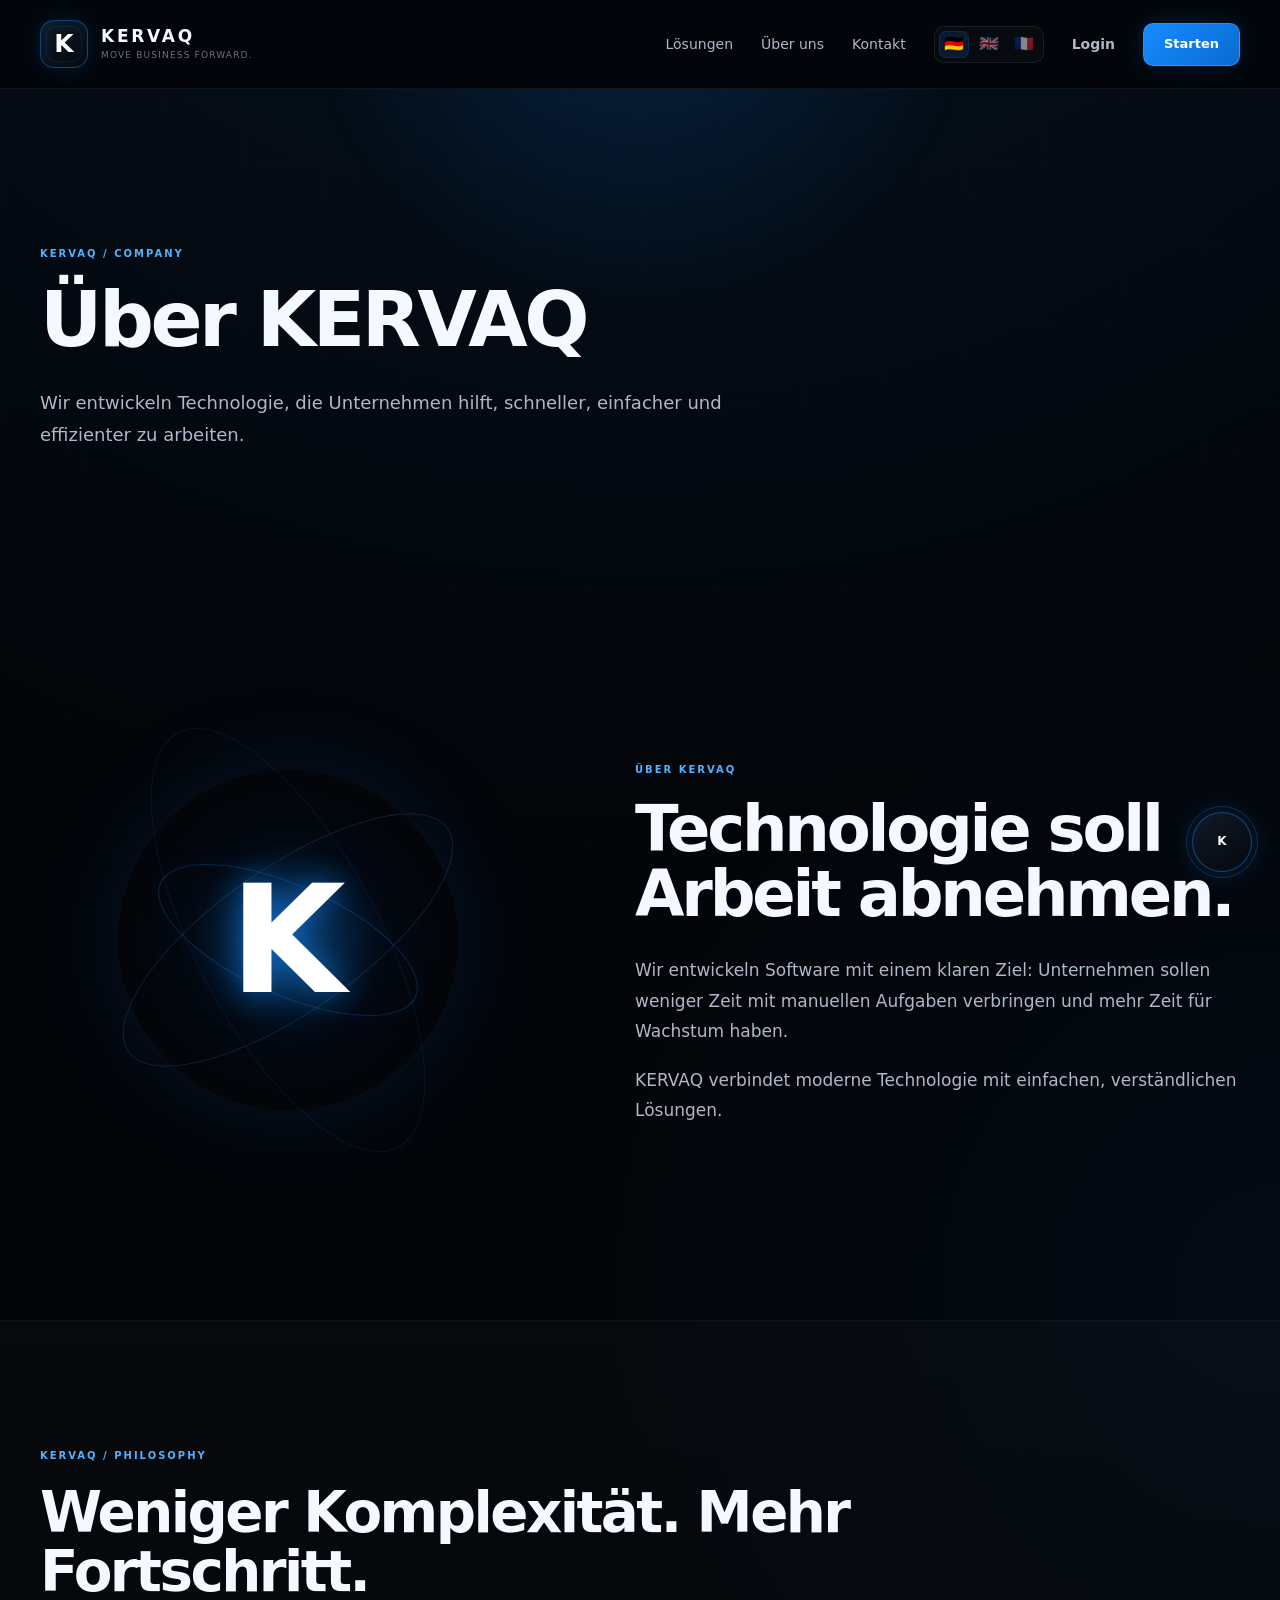
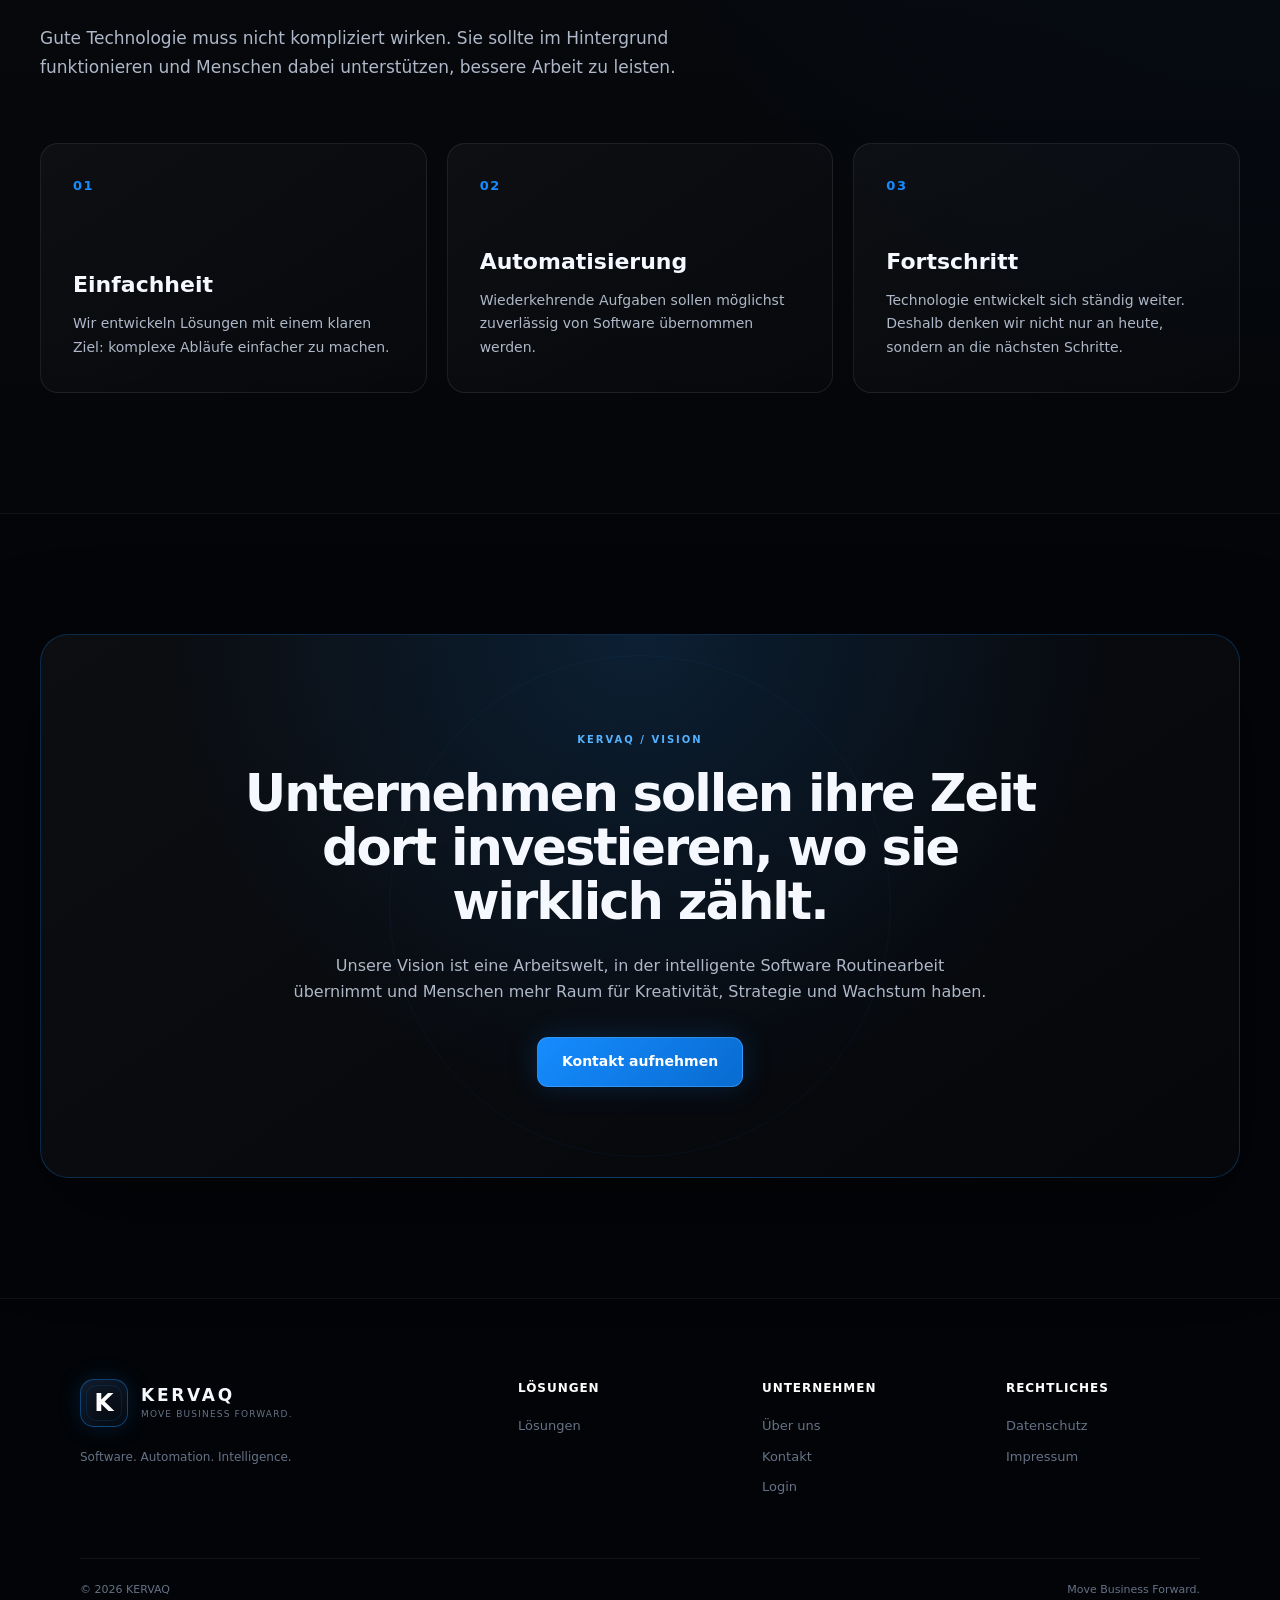
<file: ueber-uns.html>
<!DOCTYPE html>
<html lang="de">
<head>
    <meta charset="UTF-8">
    <meta name="viewport" content="width=device-width, initial-scale=1.0">

    <meta
        name="description"
        content="Über KERVAQ — Technologie, Automatisierung und Software für die Zukunft von Unternehmen."
    >

    <title>KERVAQ — Über uns</title>

    <link rel="stylesheet" href="style.css">
</head>

<body>

<!-- =====================================================
     NAVIGATION
===================================================== -->

<header class="navbar">

    <div class="nav-container">

        <a href="index.html" class="brand">

            <div class="brand-logo">
                K
            </div>

            <div class="brand-text">

                <span class="brand-name">
                    KERVAQ
                </span>

                <span class="brand-tagline">
                    Move Business Forward.
                </span>

            </div>

        </a>


        <nav class="nav-right">

            <a
                href="loesungen.html"
                data-nav="loesungen"
                data-i18n="solutions"
            >
                Lösungen
            </a>

            <a
                href="ueber-uns.html"
                data-nav="ueber-uns"
                data-i18n="about"
            >
                Über uns
            </a>

            <a
                href="kontakt.html"
                data-nav="kontakt"
                data-i18n="contact"
            >
                Kontakt
            </a>


            <div class="language-switcher">

                <button
                    type="button"
                    class="lang-btn active"
                    data-lang="de"
                    aria-label="Deutsch"
                >
                    🇩🇪
                </button>

                <button
                    type="button"
                    class="lang-btn"
                    data-lang="en"
                    aria-label="English"
                >
                    🇬🇧
                </button>

                <button
                    type="button"
                    class="lang-btn"
                    data-lang="fr"
                    aria-label="Français"
                >
                    🇫🇷
                </button>

            </div>


            <a
                href="login.html"
                class="nav-login"
                data-nav="login"
                data-i18n="login"
            >
                Login
            </a>


            <a
                href="kontakt.html"
                class="nav-cta"
                data-i18n="start"
            >
                Starten
            </a>

        </nav>


        <button
            type="button"
            class="mobile-menu"
            aria-label="Menü öffnen"
        >
            <span></span>
            <span></span>
            <span></span>
        </button>

    </div>

</header>


<!-- =====================================================
     MAIN
===================================================== -->

<main>


    <!-- =================================================
         PAGE HERO
    ================================================== -->

    <section class="page-hero">

        <div class="container">

            <div class="page-hero-content">

                <span class="eyebrow">
                    KERVAQ / COMPANY
                </span>

                <h1 data-i18n="aboutPageTitle">
                    Wir entwickeln Technologie,
                    die Unternehmen voranbringt.
                </h1>

                <p data-i18n="aboutPageText">
                    KERVAQ steht für intelligente Software,
                    Automatisierung und den Anspruch, Unternehmen
                    einfacher, effizienter und zukunftsfähiger zu machen.
                </p>

            </div>

        </div>

    </section>


    <!-- =================================================
         MISSION
    ================================================== -->

    <section class="section">

        <div class="container about-grid">


            <!-- VISUAL -->

            <div class="about-visual">

                <div class="big-k">

                    <div class="big-k-glow"></div>

                    <div class="big-k-ring ring-one"></div>
                    <div class="big-k-ring ring-two"></div>
                    <div class="big-k-ring ring-three"></div>

                    <span>K</span>

                </div>

            </div>


            <!-- CONTENT -->

            <div class="about-content">

                <span
                    class="eyebrow"
                    data-i18n="aboutEyebrow"
                >
                    UNSERE MISSION
                </span>

                <h2 data-i18n="aboutTitle">
                    Technologie soll Menschen
                    Arbeit abnehmen.
                </h2>

                <p data-i18n="aboutText">
                    Viele Unternehmen verlieren jeden Tag Zeit
                    durch manuelle, wiederkehrende und unnötig
                    komplizierte Prozesse.
                </p>

                <p data-i18n="aboutText2">
                    KERVAQ entwickelt Software, die genau dort
                    ansetzt. Wir wollen Unternehmen dabei helfen,
                    weniger Zeit mit Routinearbeit zu verbringen
                    und mehr Zeit für Wachstum, Kunden und
                    wichtige Entscheidungen zu gewinnen.
                </p>

            </div>

        </div>

    </section>


    <!-- =================================================
         PHILOSOPHY
    ================================================== -->

    <section class="section section-dark">

        <div class="container">

            <div class="section-heading">

                <span class="eyebrow">
                    KERVAQ / PHILOSOPHY
                </span>

                <h2>
                    Weniger Komplexität.
                    Mehr Fortschritt.
                </h2>

                <p>
                    Gute Technologie muss nicht kompliziert wirken.
                    Sie sollte im Hintergrund funktionieren und
                    Menschen dabei unterstützen, bessere Arbeit zu leisten.
                </p>

            </div>


            <div class="features-grid">


                <!-- FEATURE 01 -->

                <div class="feature">

                    <span class="feature-number">
                        01
                    </span>

                    <div>

                        <h3>
                            Einfachheit
                        </h3>

                        <p>
                            Wir entwickeln Lösungen mit einem klaren
                            Ziel: komplexe Abläufe einfacher zu machen.
                        </p>

                    </div>

                </div>


                <!-- FEATURE 02 -->

                <div class="feature">

                    <span class="feature-number">
                        02
                    </span>

                    <div>

                        <h3>
                            Automatisierung
                        </h3>

                        <p>
                            Wiederkehrende Aufgaben sollen möglichst
                            zuverlässig von Software übernommen werden.
                        </p>

                    </div>

                </div>


                <!-- FEATURE 03 -->

                <div class="feature">

                    <span class="feature-number">
                        03
                    </span>

                    <div>

                        <h3>
                            Fortschritt
                        </h3>

                        <p>
                            Technologie entwickelt sich ständig weiter.
                            Deshalb denken wir nicht nur an heute,
                            sondern an die nächsten Schritte.
                        </p>

                    </div>

                </div>


            </div>

        </div>

    </section>


    <!-- =================================================
         VISION
    ================================================== -->

    <section class="section">

        <div class="container">

            <div class="cta-box">

                <span class="eyebrow">
                    KERVAQ / VISION
                </span>

                <h2>
                    Unternehmen sollen ihre Zeit
                    dort investieren, wo sie wirklich zählt.
                </h2>

                <p>
                    Unsere Vision ist eine Arbeitswelt, in der
                    intelligente Software Routinearbeit übernimmt
                    und Menschen mehr Raum für Kreativität,
                    Strategie und Wachstum haben.
                </p>

                <a
                    href="kontakt.html"
                    class="btn btn-primary"
                    data-i18n="ctaButton"
                >
                    Kontakt aufnehmen
                </a>

            </div>

        </div>

    </section>

</main>


<!-- =====================================================
     KERVAQ AI
===================================================== -->

<button
    type="button"
    class="ai-open"
    aria-label="KERVAQ AI öffnen"
>
    <span class="ai-pulse"></span>
    K
</button>


<div class="ai-chat">

    <div class="ai-chat-header">

        <div>

            <strong data-i18n="aiTitle">
                KERVAQ AI
            </strong>

            <span>
                Online
            </span>

        </div>


        <button
            type="button"
            class="ai-close"
            aria-label="Chat schließen"
        >
            ×
        </button>

    </div>


    <div class="ai-messages">

        <div
            class="ai-welcome"
            data-i18n="aiWelcome"
        >
            Hallo! Ich bin die KERVAQ AI.
            Wie kann ich Ihnen helfen?
        </div>

    </div>


    <form class="ai-form">

        <input
            type="text"
            data-i18n-placeholder="aiPlaceholder"
            placeholder="Frage über KERVAQ..."
            autocomplete="off"
        >

        <button
            type="submit"
            aria-label="Nachricht senden"
        >
            →
        </button>

    </form>

</div>


<!-- =====================================================
     FOOTER
===================================================== -->

<footer class="footer">

    <div class="container">

        <div class="footer-grid">


            <!-- BRAND -->

            <div class="footer-brand">

                <a href="index.html" class="brand">

                    <div class="brand-logo">
                        K
                    </div>

                    <div class="brand-text">

                        <span class="brand-name">
                            KERVAQ
                        </span>

                        <span class="brand-tagline">
                            Move Business Forward.
                        </span>

                    </div>

                </a>

                <p>
                    Software. Automation. Intelligence.
                </p>

            </div>


            <!-- SOLUTIONS -->

            <div class="footer-column">

                <h4 data-i18n="footerSolutions">
                    Lösungen
                </h4>

                <a
                    href="loesungen.html"
                    data-i18n="solutions"
                >
                    Lösungen
                </a>

            </div>


            <!-- COMPANY -->

            <div class="footer-column">

                <h4 data-i18n="footerAbout">
                    Unternehmen
                </h4>

                <a
                    href="ueber-uns.html"
                    data-i18n="about"
                >
                    Über uns
                </a>

                <a
                    href="kontakt.html"
                    data-i18n="contact"
                >
                    Kontakt
                </a>

                <a
                    href="login.html"
                    data-i18n="login"
                >
                    Login
                </a>

            </div>


            <!-- LEGAL -->

            <div class="footer-column">

                <h4 data-i18n="footerContact">
                    Rechtliches
                </h4>

                <a
                    href="datenschutz.html"
                    data-i18n="footerPrivacy"
                >
                    Datenschutz
                </a>

                <a
                    href="impressum.html"
                    data-i18n="footerImprint"
                >
                    Impressum
                </a>

            </div>

        </div>


        <div class="footer-bottom">

            <span>
                © 2026 KERVAQ
            </span>

            <span>
                Move Business Forward.
            </span>

        </div>

    </div>

</footer>


<script src="script.js"></script>

</body>
</html>
</file>
<file: style.css>
/* =========================================================
   KERVAQ — GLOBAL DESIGN SYSTEM
   Move Business Forward.
   ========================================================= */

:root {
    --bg: #030509;
    --bg-soft: #070a10;
    --bg-card: #0a0f17;
    --bg-card-hover: #0e1622;

    --text: #f5f8ff;
    --text-soft: #aeb8c8;
    --text-muted: #667286;

    --blue: #168cff;
    --blue-bright: #52b2ff;
    --blue-soft: rgba(22, 140, 255, 0.14);
    --blue-glow: rgba(22, 140, 255, 0.38);

    --border: rgba(255, 255, 255, 0.08);
    --border-blue: rgba(22, 140, 255, 0.38);

    --max-width: 1450px;

    --radius: 18px;
    --radius-small: 12px;

    --shadow: 0 30px 100px rgba(0, 0, 0, 0.55);

    --transition: 0.25s ease;
}


/* =========================================================
   RESET
   ========================================================= */

* {
    margin: 0;
    padding: 0;
    box-sizing: border-box;
}

html {
    scroll-behavior: smooth;
}

body {
    min-height: 100vh;

    color: var(--text);

    background:
        radial-gradient(
            circle at 50% -20%,
            rgba(22, 140, 255, 0.12),
            transparent 38%
        ),
        radial-gradient(
            circle at 100% 40%,
            rgba(22, 140, 255, 0.045),
            transparent 30%
        ),
        var(--bg);

    font-family:
        Inter,
        ui-sans-serif,
        system-ui,
        -apple-system,
        BlinkMacSystemFont,
        "Segoe UI",
        sans-serif;

    line-height: 1.6;

    overflow-x: hidden;
}

body::before {
    content: "";

    position: fixed;

    inset: 0;

    pointer-events: none;

    background-image:
        radial-gradient(
            circle,
            rgba(255, 255, 255, 0.35) 1px,
            transparent 1px
        );

    background-size: 130px 130px;

    opacity: 0.08;

    z-index: -2;
}

body::after {
    content: "";

    position: fixed;

    inset: 0;

    pointer-events: none;

    background:
        linear-gradient(
            rgba(255, 255, 255, 0.015) 1px,
            transparent 1px
        ),
        linear-gradient(
            90deg,
            rgba(255, 255, 255, 0.015) 1px,
            transparent 1px
        );

    background-size: 80px 80px;

    mask-image:
        linear-gradient(
            to bottom,
            black,
            transparent 85%
        );

    z-index: -1;
}

a {
    color: inherit;
    text-decoration: none;
}

button,
input,
textarea,
select {
    font: inherit;
}

button {
    border: 0;
}

img {
    max-width: 100%;
    display: block;
}


/* =========================================================
   CONTAINER
   ========================================================= */

.container {
    width:
        min(
            calc(100% - 80px),
            var(--max-width)
        );

    margin: 0 auto;
}


/* =========================================================
   NAVIGATION
   ========================================================= */

.navbar {
    position: sticky;

    top: 0;

    z-index: 1000;

    width: 100%;

    background:
        rgba(3, 5, 9, 0.82);

    backdrop-filter: blur(24px);

    -webkit-backdrop-filter: blur(24px);

    border-bottom:
        1px solid rgba(255, 255, 255, 0.06);
}

.nav-container {
    width:
        min(
            calc(100% - 80px),
            var(--max-width)
        );

    min-height: 88px;

    margin: 0 auto;

    display: flex;

    align-items: center;

    justify-content: space-between;

    gap: 35px;
}


/* =========================================================
   BRAND
   ========================================================= */

.brand {
    display: inline-flex;

    align-items: center;

    gap: 13px;

    flex-shrink: 0;
}

.brand-logo,
.brand-mark {
    width: 48px;
    height: 48px;

    display: grid;

    place-items: center;

    position: relative;

    border-radius: 14px;

    color: white;

    font-size: 25px;

    font-weight: 800;

    background:
        linear-gradient(
            145deg,
            #111a27,
            #05070b
        );

    border:
        1px solid rgba(22, 140, 255, 0.42);

    box-shadow:
        0 0 25px rgba(22, 140, 255, 0.16),
        inset 0 0 22px rgba(22, 140, 255, 0.06);
}

.brand-logo::after,
.brand-mark::after {
    content: "";

    position: absolute;

    inset: 5px;

    border-radius: 10px;

    border:
        1px solid rgba(22, 140, 255, 0.13);

    pointer-events: none;
}

.brand-text {
    display: flex;

    flex-direction: column;

    line-height: 1;
}

.brand-name {
    font-size: 17px;

    font-weight: 800;

    letter-spacing: 0.16em;
}

.brand-tagline {
    margin-top: 6px;

    color: var(--text-muted);

    font-size: 9px;

    letter-spacing: 0.13em;

    text-transform: uppercase;
}


/* =========================================================
   NAV LINKS
   ========================================================= */

.nav-right {
    display: flex;

    align-items: center;

    justify-content: flex-end;

    gap: 28px;

    flex: 1;
}

.nav-right > a:not(.nav-cta):not(.nav-login),
.nav-links a {
    position: relative;

    color: var(--text-soft);

    font-size: 14px;

    font-weight: 500;

    transition:
        color var(--transition);
}

.nav-right > a:not(.nav-cta):not(.nav-login):hover,
.nav-links a:hover {
    color: white;
}

.nav-right > a:not(.nav-cta):not(.nav-login)::after,
.nav-links a::after {
    content: "";

    position: absolute;

    left: 0;
    right: 0;

    bottom: -9px;

    height: 2px;

    background: var(--blue);

    transform: scaleX(0);

    transform-origin: center;

    transition:
        transform var(--transition);
}

.nav-right > a:not(.nav-cta):not(.nav-login):hover::after,
.nav-links a:hover::after {
    transform: scaleX(1);
}


/* =========================================================
   LOGIN
   ========================================================= */

.nav-login,
.login-link {
    color: var(--text-soft);

    font-size: 14px;

    font-weight: 600;

    transition:
        color var(--transition);
}

.nav-login:hover,
.login-link:hover {
    color: white;
}


/* =========================================================
   LANGUAGE SWITCHER
   ========================================================= */

.language-switcher {
    display: flex;

    align-items: center;

    gap: 5px;

    padding: 4px;

    border:
        1px solid var(--border);

    border-radius: 10px;

    background:
        rgba(255, 255, 255, 0.025);
}

.lang-btn {
    width: 30px;
    height: 27px;

    display: grid;

    place-items: center;

    cursor: pointer;

    border-radius: 7px;

    background: transparent;

    opacity: 0.5;

    transition:
        opacity var(--transition),
        background var(--transition),
        transform var(--transition);
}

.lang-btn:hover {
    opacity: 1;

    transform: translateY(-1px);
}

.lang-btn.active {
    opacity: 1;

    background:
        rgba(22, 140, 255, 0.13);

    box-shadow:
        inset 0 0 0 1px rgba(22, 140, 255, 0.16);
}


/* =========================================================
   NAV CTA
   ========================================================= */

.nav-cta {
    display: inline-flex;

    align-items: center;

    justify-content: center;

    min-height: 43px;

    padding: 0 20px;

    border-radius: 10px;

    color: white;

    background:
        linear-gradient(
            135deg,
            var(--blue),
            #096bd0
        );

    border:
        1px solid rgba(80, 170, 255, 0.5);

    box-shadow:
        0 0 24px rgba(22, 140, 255, 0.18);

    font-size: 13px;

    font-weight: 700;

    transition:
        transform var(--transition),
        box-shadow var(--transition);
}

.nav-cta:hover {
    transform: translateY(-2px);

    box-shadow:
        0 0 35px rgba(22, 140, 255, 0.35);
}


/* =========================================================
   MOBILE MENU
   ========================================================= */

.mobile-menu {
    display: none;

    width: 44px;
    height: 44px;

    flex-direction: column;

    align-items: center;

    justify-content: center;

    gap: 5px;

    border-radius: 10px;

    cursor: pointer;

    background:
        rgba(255, 255, 255, 0.04);

    border:
        1px solid var(--border);
}

.mobile-menu span {
    width: 19px;
    height: 2px;

    background: white;

    border-radius: 10px;
}


/* =========================================================
   HOMEPAGE HERO
   ========================================================= */

.hero {
    position: relative;

    min-height:
        calc(100vh - 88px);

    display: flex;

    align-items: center;

    overflow: hidden;

    padding:
        80px 0
        100px;
}

.hero::before {
    content: "";

    position: absolute;

    width: 900px;
    height: 900px;

    right: -300px;
    top: 50%;

    transform:
        translateY(-50%);

    border-radius: 50%;

    background:
        radial-gradient(
            circle,
            rgba(22, 140, 255, 0.11),
            transparent 68%
        );

    pointer-events: none;
}

.hero::after {
    content: "";

    position: absolute;

    width: 500px;
    height: 500px;

    left: -250px;
    bottom: -300px;

    border-radius: 50%;

    background:
        radial-gradient(
            circle,
            rgba(22, 140, 255, 0.06),
            transparent 70%
        );

    pointer-events: none;
}

.hero-layout {
    width:
        min(
            calc(100% - 80px),
            var(--max-width)
        );

    margin: 0 auto;

    display: grid;

    grid-template-columns:
        minmax(0, 0.9fr)
        minmax(560px, 1.1fr);

    align-items: center;

    gap: 40px;

    position: relative;

    z-index: 2;
}

.hero-content {
    position: relative;

    z-index: 5;

    max-width: 700px;
}


/* =========================================================
   HERO SLOGAN
   ========================================================= */

.hero-content::before {
    content: "Move Business Forward.";

    display: inline-block;

    margin-bottom: 20px;

    color: var(--blue-bright);

    font-size: 13px;

    font-weight: 800;

    letter-spacing: 0.18em;

    text-transform: uppercase;

    text-shadow:
        0 0 25px rgba(22, 140, 255, 0.32);
}


/* =========================================================
   HERO BADGE
   ========================================================= */

.hero-badge {
    display: inline-flex;

    align-items: center;

    gap: 9px;

    margin-bottom: 24px;

    padding:
        7px 12px;

    border:
        1px solid rgba(22, 140, 255, 0.18);

    border-radius: 100px;

    background:
        rgba(22, 140, 255, 0.055);

    color:
        rgba(190, 220, 255, 0.75);

    font-size: 10px;

    font-weight: 700;

    letter-spacing: 0.14em;
}

.pulse-dot {
    width: 7px;
    height: 7px;

    border-radius: 50%;

    background: var(--blue-bright);

    box-shadow:
        0 0 12px rgba(22, 140, 255, 0.8);

    animation:
        dotPulse 2s ease-in-out infinite;
}


/* =========================================================
   HERO TYPOGRAPHY
   ========================================================= */

.hero h1 {
    max-width: 720px;

    font-size:
        clamp(52px, 6vw, 92px);

    line-height: 0.98;

    letter-spacing: -0.055em;

    font-weight: 850;

    text-wrap: balance;
}

.hero-text {
    max-width: 650px;

    margin-top: 30px;

    color: var(--text-soft);

    font-size: 18px;

    line-height: 1.8;
}

.hero-actions {
    display: flex;

    align-items: center;

    flex-wrap: wrap;

    gap: 13px;

    margin-top: 36px;
}

.hero-meta {
    display: flex;

    align-items: center;

    flex-wrap: wrap;

    gap: 22px;

    margin-top: 42px;

    color:
        rgba(255, 255, 255, 0.30);

    font-size: 9px;

    font-weight: 700;

    letter-spacing: 0.18em;
}

.hero-meta span {
    display: flex;

    align-items: center;

    gap: 8px;
}

.hero-meta span::before {
    content: "";

    width: 4px;
    height: 4px;

    border-radius: 50%;

    background: var(--blue);

    box-shadow:
        0 0 10px var(--blue);
}


/* =========================================================
   HERO VISUAL — KERVAQ SOLAR SYSTEM
   ========================================================= */

.hero-visual {
    min-height: 690px;

    display: grid;

    place-items: center;

    position: relative;
}

.tech-core {
    width: 650px;
    height: 650px;

    position: relative;

    display: grid;

    place-items: center;

    transform:
        translateX(25px);

    animation:
        coreFloat 7s ease-in-out infinite;
}


/* =========================================================
   SYSTEM BACKGROUND GRID
   ========================================================= */

.system-grid {
    position: absolute;

    inset: 5%;

    border-radius: 50%;

    background:
        radial-gradient(
            circle,
            rgba(22, 140, 255, 0.035),
            transparent 62%
        );

    opacity: 0.9;
}

.system-grid::before,
.system-grid::after {
    content: "";

    position: absolute;

    left: 50%;
    top: 50%;

    width: 100%;
    height: 1px;

    transform:
        translate(-50%, -50%);

    background:
        linear-gradient(
            90deg,
            transparent,
            rgba(22, 140, 255, 0.16),
            transparent
        );
}

.system-grid::after {
    transform:
        translate(-50%, -50%)
        rotate(90deg);
}


/* =========================================================
   CENTRAL ENERGY GLOW
   ========================================================= */

.core-glow {
    position: absolute;

    width: 310px;
    height: 310px;

    border-radius: 50%;

    background:
        radial-gradient(
            circle,
            rgba(65, 174, 255, 0.35),
            rgba(22, 140, 255, 0.16) 30%,
            transparent 70%
        );

    filter: blur(15px);

    animation:
        coreGlow 4s ease-in-out infinite;
}


/* =========================================================
   ORBIT RINGS
   ========================================================= */

.ring {
    position: absolute;

    left: 50%;
    top: 50%;

    border-radius: 50%;

    pointer-events: none;
}

.ring-one {
    width: 360px;
    height: 150px;

    border:
        1px solid rgba(82, 178, 255, 0.48);

    transform:
        translate(-50%, -50%)
        rotate(24deg);

    box-shadow:
        0 0 25px rgba(22, 140, 255, 0.06);

    animation:
        solarOrbitOne 13s linear infinite;
}

.ring-two {
    width: 475px;
    height: 195px;

    border:
        1px solid rgba(22, 140, 255, 0.28);

    transform:
        translate(-50%, -50%)
        rotate(-38deg);

    animation:
        solarOrbitTwo 17s linear infinite reverse;
}

.ring-three {
    width: 590px;
    height: 245px;

    border:
        1px solid rgba(22, 140, 255, 0.17);

    transform:
        translate(-50%, -50%)
        rotate(63deg);

    animation:
        solarOrbitThree 22s linear infinite;
}

.ring-four {
    width: 670px;
    height: 280px;

    border:
        1px dashed rgba(22, 140, 255, 0.08);

    transform:
        translate(-50%, -50%)
        rotate(-12deg);

    animation:
        solarOrbitFour 28s linear infinite reverse;
}


/* =========================================================
   CENTRAL K CORE
   ========================================================= */

.core {
    width: 175px;
    height: 175px;

    position: relative;

    display: grid;

    place-items: center;

    border-radius: 50%;

    background:
        radial-gradient(
            circle at 35% 30%,
            #5ebaff,
            #168cff 24%,
            #075bb1 52%,
            #031225 74%,
            #02050a 100%
        );

    border:
        1px solid rgba(130, 210, 255, 0.8);

    box-shadow:
        0 0 30px rgba(22, 140, 255, 0.75),
        0 0 90px rgba(22, 140, 255, 0.42),
        0 0 180px rgba(22, 140, 255, 0.18),
        inset 0 0 35px rgba(255, 255, 255, 0.16);

    z-index: 10;

    animation:
        corePulse 4s ease-in-out infinite;
}

.core::before {
    content: "";

    position: absolute;

    inset: 9px;

    border-radius: 50%;

    border:
        1px solid rgba(255, 255, 255, 0.35);

    opacity: 0.65;
}

.core::after {
    content: "";

    position: absolute;

    width: 240px;
    height: 240px;

    border-radius: 50%;

    border:
        1px solid rgba(22, 140, 255, 0.14);

    box-shadow:
        inset 0 0 30px rgba(22, 140, 255, 0.06);
}

.core-inner {
    position: relative;

    z-index: 3;

    color: white;

    font-size: 82px;

    font-weight: 900;

    line-height: 1;

    text-shadow:
        0 0 18px rgba(255, 255, 255, 0.85),
        0 0 40px rgba(22, 140, 255, 0.8);
}


/* =========================================================
   ORBIT PLANETS
   ========================================================= */

.orbit-dot {
    position: absolute;

    left: 50%;
    top: 50%;

    width: 13px;
    height: 13px;

    border-radius: 50%;

    z-index: 15;

    background:
        radial-gradient(
            circle at 30% 30%,
            #d9f3ff,
            #52b2ff 40%,
            #0d6fcb 70%,
            #032b52
        );

    border:
        1px solid rgba(160, 225, 255, 0.7);

    box-shadow:
        0 0 12px rgba(22, 140, 255, 0.9),
        0 0 28px rgba(22, 140, 255, 0.45);
}

.dot-one {
    margin-left: 180px;
    margin-top: -75px;
}

.dot-two {
    width: 9px;
    height: 9px;

    margin-left: -230px;
    margin-top: 90px;
}

.dot-three {
    width: 17px;
    height: 17px;

    margin-left: 270px;
    margin-top: 105px;
}

.dot-four {
    width: 7px;
    height: 7px;

    margin-left: -285px;
    margin-top: -115px;
}

.dot-five {
    width: 11px;
    height: 11px;

    margin-left: 80px;
    margin-top: -245px;
}


/* =========================================================
   CORE LABEL
   ========================================================= */

.core-label {
    position: absolute;

    left: 50%;
    top: calc(50% + 145px);

    transform:
        translateX(-50%);

    white-space: nowrap;

    color:
        rgba(130, 205, 255, 0.58);

    font-size: 9px;

    font-weight: 700;

    letter-spacing: 0.24em;

    text-transform: uppercase;
}


/* =========================================================
   GENERAL SECTIONS
   ========================================================= */

.section {
    position: relative;

    padding: 120px 0;
}

.section-dark {
    background:
        linear-gradient(
            180deg,
            rgba(255, 255, 255, 0.018),
            rgba(255, 255, 255, 0.006)
        );

    border-top:
        1px solid rgba(255, 255, 255, 0.04);

    border-bottom:
        1px solid rgba(255, 255, 255, 0.04);
}


/* =========================================================
   SECTION HEADINGS
   ========================================================= */

.section-heading {
    max-width: 850px;

    margin-bottom: 60px;
}

.eyebrow {
    display: inline-block;

    margin-bottom: 19px;

    color: var(--blue-bright);

    font-size: 10px;

    font-weight: 800;

    letter-spacing: 0.2em;

    text-transform: uppercase;
}

.section-heading h2 {
    font-size:
        clamp(38px, 4.4vw, 62px);

    line-height: 1.05;

    letter-spacing: -0.045em;

    font-weight: 800;
}

.section-heading p {
    max-width: 720px;

    margin-top: 22px;

    color: var(--text-soft);

    font-size: 17px;

    line-height: 1.75;
}


/* =========================================================
   HOMEPAGE CARDS
   ========================================================= */

.cards-grid {
    display: grid;

    grid-template-columns:
        repeat(3, minmax(0, 1fr));

    gap: 20px;
}

.card {
    position: relative;

    min-height: 390px;

    padding: 32px;

    overflow: hidden;

    border:
        1px solid var(--border);

    border-radius: var(--radius);

    background:
        linear-gradient(
            145deg,
            rgba(255, 255, 255, 0.045),
            rgba(255, 255, 255, 0.012)
        );

    transition:
        transform var(--transition),
        border-color var(--transition),
        background var(--transition),
        box-shadow var(--transition);
}

.card::before {
    content: "";

    position: absolute;

    width: 260px;
    height: 260px;

    right: -140px;
    top: -140px;

    border-radius: 50%;

    background:
        radial-gradient(
            circle,
            rgba(22, 140, 255, 0.16),
            transparent 70%
        );

    pointer-events: none;
}

.card:hover {
    transform: translateY(-8px);

    border-color:
        var(--border-blue);

    box-shadow:
        0 25px 70px rgba(0, 0, 0, 0.35),
        0 0 35px rgba(22, 140, 255, 0.05);
}

.card-top {
    display: flex;

    align-items: center;

    gap: 12px;

    margin-bottom: 32px;
}

.card-number {
    color:
        rgba(255, 255, 255, 0.32);

    font-size: 11px;

    font-weight: 800;

    letter-spacing: 0.15em;
}

.card-line {
    height: 1px;

    flex: 1;

    background:
        linear-gradient(
            90deg,
            rgba(22, 140, 255, 0.35),
            transparent
        );
}

.card-icon {
    width: 58px;
    height: 58px;

    display: grid;

    place-items: center;

    margin-bottom: 25px;

    border-radius: 15px;

    color: var(--blue-bright);

    font-size: 26px;

    background:
        rgba(22, 140, 255, 0.08);

    border:
        1px solid rgba(22, 140, 255, 0.2);

    box-shadow:
        0 0 28px rgba(22, 140, 255, 0.08);
}

.card h3 {
    margin-bottom: 12px;

    font-size: 26px;

    line-height: 1.1;
}

.card > p {
    color: var(--text-soft);

    font-size: 14px;

    line-height: 1.7;
}

.card-details {
    display: none;

    margin-top: 20px;

    padding-top: 18px;

    border-top:
        1px solid rgba(255, 255, 255, 0.07);
}

.card-details p {
    color: var(--text-muted);

    font-size: 13px;

    line-height: 1.7;
}

.card.open .card-details {
    display: block;
}

.learn-more {
    margin-top: 25px;

    cursor: pointer;

    color: var(--blue-bright);

    background: transparent;

    font-size: 12px;

    font-weight: 700;

    letter-spacing: 0.04em;

    transition:
        color var(--transition);
}

.learn-more:hover {
    color: white;
}


/* =========================================================
   ABOUT SECTION
   ========================================================= */

.about-section {
    padding-top: 135px;
}

.about-content {
    max-width: 820px;
}

.about-content h2 {
    max-width: 780px;

    font-size:
        clamp(40px, 5vw, 70px);

    line-height: 1.02;

    letter-spacing: -0.05em;

    margin-bottom: 28px;
}

.about-content p {
    max-width: 700px;

    color: var(--text-soft);

    font-size: 17px;

    line-height: 1.8;

    margin-top: 18px;
}

.text-link {
    display: inline-flex;

    margin-top: 28px;

    color: var(--blue-bright);

    font-size: 13px;

    font-weight: 700;

    transition:
        color var(--transition),
        transform var(--transition);
}

.text-link:hover {
    color: white;

    transform: translateX(4px);
}


/* =========================================================
   ABOUT VISUAL
   ========================================================= */

.about-grid {
    display: grid;

    grid-template-columns:
        minmax(320px, 0.9fr)
        minmax(0, 1.1fr);

    align-items: center;

    gap: 100px;
}

.about-visual {
    min-height: 520px;

    display: grid;

    place-items: center;

    position: relative;
}

.big-k {
    width: 340px;
    height: 340px;

    position: relative;

    display: grid;

    place-items: center;

    border-radius: 50%;

    background:
        radial-gradient(
            circle,
            rgba(22, 140, 255, 0.2),
            rgba(22, 140, 255, 0.035) 40%,
            transparent 70%
        );

    box-shadow:
        0 0 100px rgba(22, 140, 255, 0.12);

    animation:
        kFloat 6s ease-in-out infinite;
}

.big-k span {
    position: relative;

    z-index: 5;

    font-size: 150px;

    font-weight: 900;

    line-height: 1;

    color: white;

    text-shadow:
        0 0 30px rgba(22, 140, 255, 0.55),
        0 0 80px rgba(22, 140, 255, 0.18);
}

.big-k-glow {
    position: absolute;

    width: 170px;
    height: 170px;

    border-radius: 50%;

    background:
        radial-gradient(
            circle,
            rgba(22, 140, 255, 0.30),
            transparent 70%
        );

    filter: blur(20px);

    animation:
        pulseGlow 3.5s ease-in-out infinite;
}

.big-k-ring {
    position: absolute;

    left: 50%;
    top: 50%;

    border-radius: 50%;

    border:
        1px solid rgba(22, 140, 255, 0.25);

    pointer-events: none;
}

.big-k-ring.ring-one {
    width: 280px;
    height: 110px;

    transform:
        translate(-50%, -50%)
        rotate(24deg);

    animation:
        orbitOne 8s linear infinite;
}

.big-k-ring.ring-two {
    width: 390px;
    height: 145px;

    transform:
        translate(-50%, -50%)
        rotate(-35deg);

    border-color:
        rgba(69, 168, 255, 0.17);

    animation:
        orbitTwo 11s linear infinite reverse;
}

.big-k-ring.ring-three {
    width: 470px;
    height: 185px;

    transform:
        translate(-50%, -50%)
        rotate(62deg);

    border-color:
        rgba(22, 140, 255, 0.11);

    animation:
        orbitThree 14s linear infinite;
}


/* =========================================================
   FEATURES
   ========================================================= */

.features-grid {
    display: grid;

    grid-template-columns:
        repeat(3, minmax(0, 1fr));

    gap: 20px;
}

.feature {
    min-height: 250px;

    padding: 32px;

    display: flex;

    flex-direction: column;

    justify-content: space-between;

    gap: 40px;

    border:
        1px solid var(--border);

    border-radius: var(--radius);

    background:
        linear-gradient(
            145deg,
            rgba(255, 255, 255, 0.035),
            rgba(255, 255, 255, 0.012)
        );

    transition:
        transform var(--transition),
        border-color var(--transition),
        background var(--transition);
}

.feature:hover {
    transform: translateY(-6px);

    border-color:
        var(--border-blue);

    background:
        linear-gradient(
            145deg,
            rgba(22, 140, 255, 0.08),
            rgba(255, 255, 255, 0.015)
        );
}

.feature-number {
    color: var(--blue);

    font-size: 13px;

    font-weight: 800;

    letter-spacing: 0.12em;
}

.feature h3 {
    margin-bottom: 10px;

    font-size: 22px;
}

.feature p {
    color: var(--text-soft);

    font-size: 14px;

    line-height: 1.7;
}


/* =========================================================
   SOLUTIONS PAGE
   ========================================================= */

.solutions-list {
    display: grid;

    grid-template-columns:
        repeat(3, minmax(0, 1fr));

    gap: 22px;
}

.solution-block {
    position: relative;

    min-height: 570px;

    padding: 32px;

    border:
        1px solid var(--border);

    border-radius: var(--radius);

    background:
        linear-gradient(
            145deg,
            rgba(255, 255, 255, 0.035),
            rgba(255, 255, 255, 0.012)
        );

    overflow: hidden;

    transition:
        transform var(--transition),
        border-color var(--transition),
        background var(--transition);
}

.solution-block::before {
    content: "";

    position: absolute;

    width: 260px;
    height: 260px;

    right: -130px;
    top: -130px;

    border-radius: 50%;

    background:
        radial-gradient(
            circle,
            rgba(22, 140, 255, 0.12),
            transparent 70%
        );

    pointer-events: none;
}

.solution-block:hover {
    transform: translateY(-7px);

    border-color:
        var(--border-blue);
}

.solution-number {
    position: absolute;

    top: 28px;
    right: 30px;

    color:
        rgba(255, 255, 255, 0.18);

    font-size: 12px;

    font-weight: 800;

    letter-spacing: 0.15em;
}

.solution-content {
    position: relative;

    z-index: 1;

    height: 100%;

    display: flex;

    flex-direction: column;
}

.solution-icon {
    width: 54px;
    height: 54px;

    display: grid;

    place-items: center;

    margin-bottom: 28px;

    border-radius: 14px;

    color: var(--blue-bright);

    font-size: 25px;

    background:
        rgba(22, 140, 255, 0.08);

    border:
        1px solid rgba(22, 140, 255, 0.22);
}

.solution-content h2 {
    margin-bottom: 15px;

    font-size: 30px;

    line-height: 1.1;

    letter-spacing: -0.025em;
}

.solution-content > p {
    color: var(--text-soft);

    font-size: 14px;

    line-height: 1.7;

    margin-bottom: 30px;
}

.solution-details {
    margin-top: auto;

    display: flex;

    flex-direction: column;

    gap: 16px;
}

.solution-detail {
    display: grid;

    grid-template-columns: 30px 1fr;

    gap: 12px;

    padding-top: 15px;

    border-top:
        1px solid rgba(255, 255, 255, 0.07);
}

.solution-detail > span {
    color: var(--blue);

    font-size: 10px;

    font-weight: 800;
}

.solution-detail h3 {
    margin-bottom: 3px;

    font-size: 13px;
}

.solution-detail p {
    color: var(--text-muted);

    font-size: 11px;

    line-height: 1.55;
}


/* =========================================================
   GENERIC SOLUTION CARDS
   ========================================================= */

.solution-card {
    position: relative;

    padding: 30px;

    min-height: 280px;

    border:
        1px solid var(--border);

    border-radius: var(--radius);

    background:
        linear-gradient(
            145deg,
            rgba(255, 255, 255, 0.035),
            rgba(255, 255, 255, 0.01)
        );

    transition:
        transform var(--transition),
        border-color var(--transition);
}

.solution-card:hover {
    transform: translateY(-6px);

    border-color:
        var(--border-blue);
}

.solution-card-top {
    display: flex;

    align-items: center;

    justify-content: space-between;

    margin-bottom: 25px;
}

.solution-card-number {
    color: var(--blue);

    font-size: 11px;

    font-weight: 800;

    letter-spacing: 0.15em;
}

.solution-card-icon {
    font-size: 24px;

    color: var(--blue-bright);
}

.solution-card h3 {
    margin-bottom: 12px;

    font-size: 22px;
}

.solution-card p {
    color: var(--text-soft);

    font-size: 14px;
}

.solution-feature-list {
    display: flex;

    flex-direction: column;

    gap: 10px;

    margin-top: 22px;
}

.solution-feature {
    display: flex;

    align-items: center;

    gap: 10px;

    color: var(--text-soft);

    font-size: 12px;
}

.solution-feature::before {
    content: "→";

    color: var(--blue);
}


/* =========================================================
   PAGE HERO
   ========================================================= */

.page-hero {
    position: relative;

    padding:
        150px 0
        110px;

    overflow: hidden;
}

.page-hero::before {
    content: "";

    position: absolute;

    width: 700px;
    height: 700px;

    left: 50%;
    top: -450px;

    transform:
        translateX(-50%);

    background:
        radial-gradient(
            circle,
            rgba(22, 140, 255, 0.17),
            transparent 68%
        );

    pointer-events: none;
}

.page-hero-content {
    max-width: 950px;

    position: relative;

    z-index: 1;
}

.page-hero h1 {
    max-width: 950px;

    font-size:
        clamp(44px, 6vw, 82px);

    line-height: 1.02;

    letter-spacing: -0.045em;

    font-weight: 800;
}

.page-hero p {
    max-width: 720px;

    margin-top: 28px;

    color: var(--text-soft);

    font-size: 18px;

    line-height: 1.75;
}


/* =========================================================
   CTA
   ========================================================= */

.cta-section {
    padding: 120px 0;
}

.cta-box {
    position: relative;

    padding: 90px 70px;

    text-align: center;

    overflow: hidden;

    border:
        1px solid rgba(22, 140, 255, 0.25);

    border-radius: 28px;

    background:
        radial-gradient(
            circle at 50% 0%,
            rgba(22, 140, 255, 0.15),
            transparent 58%
        ),
        linear-gradient(
            145deg,
            rgba(255, 255, 255, 0.04),
            rgba(255, 255, 255, 0.01)
        );

    box-shadow:
        var(--shadow);
}

.cta-box::before {
    content: "";

    position: absolute;

    width: 500px;
    height: 500px;

    left: 50%;
    top: 50%;

    transform:
        translate(-50%, -50%);

    border-radius: 50%;

    border:
        1px solid rgba(22, 140, 255, 0.06);

    pointer-events: none;
}

.cta-box h2 {
    position: relative;

    max-width: 850px;

    margin: 0 auto;

    font-size:
        clamp(35px, 4vw, 58px);

    line-height: 1.05;

    letter-spacing: -0.04em;
}

.cta-box p {
    position: relative;

    max-width: 700px;

    margin: 25px auto 32px;

    color: var(--text-soft);

    font-size: 16px;
}


/* =========================================================
   BUTTONS
   ========================================================= */

.btn {
    display: inline-flex;

    align-items: center;

    justify-content: center;

    min-height: 50px;

    padding: 0 24px;

    border-radius: 11px;

    font-size: 14px;

    font-weight: 700;

    transition:
        transform var(--transition),
        box-shadow var(--transition),
        border-color var(--transition);
}

.btn-primary {
    color: white;

    background:
        linear-gradient(
            135deg,
            var(--blue),
            #086bd0
        );

    border:
        1px solid rgba(80, 170, 255, 0.5);

    box-shadow:
        0 0 30px rgba(22, 140, 255, 0.18);
}

.btn-primary:hover {
    transform: translateY(-2px);

    box-shadow:
        0 0 40px rgba(22, 140, 255, 0.35);
}

.btn-secondary {
    color: var(--text-soft);

    background:
        rgba(255, 255, 255, 0.025);

    border:
        1px solid var(--border);
}

.btn-secondary:hover {
    color: white;

    border-color:
        rgba(22, 140, 255, 0.3);

    transform:
        translateY(-2px);
}


/* =========================================================
   AI BUTTON
   ========================================================= */

.ai-open {
    position: fixed;

    right: 28px;
    bottom: 28px;

    z-index: 900;

    width: 60px;
    height: 60px;

    display: grid;

    place-items: center;

    border-radius: 50%;

    cursor: pointer;

    color: white;

    font-size: 12px;

    font-weight: 800;

    background:
        linear-gradient(
            145deg,
            #101a28,
            #05080d
        );

    border:
        1px solid rgba(22, 140, 255, 0.45);

    box-shadow:
        0 0 30px rgba(22, 140, 255, 0.22);

    transition:
        transform var(--transition),
        box-shadow var(--transition);
}

.ai-open:hover {
    transform: translateY(-4px);

    box-shadow:
        0 0 45px rgba(22, 140, 255, 0.4);
}

.ai-dot,
.ai-pulse {
    position: absolute;

    border-radius: 50%;

    pointer-events: none;
}

.ai-dot {
    width: 6px;
    height: 6px;

    top: 8px;
    right: 10px;

    background:
        #42d98b;

    box-shadow:
        0 0 12px rgba(66, 217, 139, 0.8);
}

.ai-pulse {
    inset: -7px;

    border:
        1px solid rgba(22, 140, 255, 0.28);

    animation:
        aiPulse 2.4s ease-out infinite;
}


/* =========================================================
   AI CHAT
   ========================================================= */

.ai-chat {
    position: fixed;

    right: 28px;
    bottom: 100px;

    z-index: 899;

    width:
        min(
            390px,
            calc(100vw - 40px)
        );

    height: 520px;

    display: none;

    flex-direction: column;

    overflow: hidden;

    border:
        1px solid rgba(22, 140, 255, 0.25);

    border-radius: 20px;

    background:
        rgba(7, 10, 15, 0.97);

    box-shadow:
        0 30px 90px rgba(0, 0, 0, 0.65),
        0 0 50px rgba(22, 140, 255, 0.08);

    backdrop-filter: blur(20px);
}

.ai-chat.open {
    display: flex;
}

.ai-chat-header,
.ai-header {
    padding: 18px 20px;

    display: flex;

    align-items: center;

    justify-content: space-between;

    border-bottom:
        1px solid var(--border);
}

.ai-chat-header strong,
.ai-header strong {
    display: block;

    font-size: 14px;
}

.ai-chat-header span,
.ai-header span {
    color: #42d98b;

    font-size: 10px;
}

.ai-close {
    width: 32px;
    height: 32px;

    display: grid;

    place-items: center;

    cursor: pointer;

    color: var(--text-soft);

    background: transparent;

    font-size: 22px;
}

.ai-messages {
    flex: 1;

    padding: 20px;

    overflow-y: auto;
}

.ai-message {
    max-width: 85%;
}

.ai-message p,
.ai-welcome {
    padding: 14px 16px;

    border:
        1px solid rgba(22, 140, 255, 0.13);

    border-radius: 13px;

    background:
        rgba(22, 140, 255, 0.06);

    color: var(--text-soft);

    font-size: 13px;

    line-height: 1.6;
}

.ai-form {
    display: flex;

    gap: 8px;

    padding: 14px;

    border-top:
        1px solid var(--border);
}

.ai-form input {
    min-width: 0;

    flex: 1;

    height: 44px;

    padding: 0 14px;

    border:
        1px solid var(--border);

    border-radius: 10px;

    outline: none;

    color: white;

    background:
        rgba(255, 255, 255, 0.035);

    font-size: 13px;
}

.ai-form input:focus {
    border-color:
        rgba(22, 140, 255, 0.45);
}

.ai-form button {
    width: 44px;
    height: 44px;

    flex-shrink: 0;

    border-radius: 10px;

    cursor: pointer;

    color: white;

    background:
        var(--blue);

    font-size: 19px;
}


/* =========================================================
   FOOTER
   ========================================================= */

.footer {
    padding:
        80px 0
        25px;

    border-top:
        1px solid rgba(255, 255, 255, 0.06);

    background:
        #020407;
}

.footer-container,
.footer-grid {
    width:
        min(
            calc(100% - 80px),
            var(--max-width)
        );

    margin: 0 auto;

    display: grid;

    grid-template-columns:
        2fr
        1fr
        1fr
        1fr;

    gap: 50px;

    padding-bottom: 60px;
}

.footer-brand p {
    max-width: 360px;

    margin-top: 20px;

    color: var(--text-muted);

    font-size: 12px;

    line-height: 1.7;
}

.footer-column {
    display: flex;

    flex-direction: column;

    gap: 10px;
}

.footer-column h3,
.footer-column h4 {
    margin-bottom: 8px;

    color: white;

    font-size: 12px;

    letter-spacing: 0.08em;

    text-transform: uppercase;
}

.footer-column a {
    color: var(--text-muted);

    font-size: 13px;

    transition:
        color var(--transition),
        transform var(--transition);
}

.footer-column a:hover {
    color: white;

    transform: translateX(3px);
}

.footer-bottom {
    width:
        min(
            calc(100% - 80px),
            var(--max-width)
        );

    margin: 0 auto;

    padding-top: 22px;

    display: flex;

    align-items: center;

    justify-content: space-between;

    gap: 20px;

    border-top:
        1px solid rgba(255, 255, 255, 0.06);

    color: var(--text-muted);

    font-size: 11px;
}


/* =========================================================
   FORMS / LOGIN / DASHBOARD
   ========================================================= */

.form-group {
    display: flex;

    flex-direction: column;

    gap: 8px;

    margin-bottom: 18px;
}

.form-group label {
    color: var(--text-soft);

    font-size: 13px;

    font-weight: 600;
}

.form-group input,
.form-group textarea,
.form-group select {
    width: 100%;

    min-height: 48px;

    padding: 12px 14px;

    color: white;

    background:
        rgba(255, 255, 255, 0.035);

    border:
        1px solid var(--border);

    border-radius: 10px;

    outline: none;
}

.form-group textarea {
    min-height: 140px;

    resize: vertical;
}

.form-group input:focus,
.form-group textarea:focus,
.form-group select:focus {
    border-color:
        rgba(22, 140, 255, 0.45);

    box-shadow:
        0 0 0 3px rgba(22, 140, 255, 0.06);
}


/* =========================================================
   ANIMATIONS
   ========================================================= */

@keyframes coreFloat {
    0%,
    100% {
        transform:
            translateX(25px)
            translateY(0);
    }

    50% {
        transform:
            translateX(25px)
            translateY(-12px);
    }
}

@keyframes coreGlow {
    0%,
    100% {
        transform: scale(0.9);

        opacity: 0.55;
    }

    50% {
        transform: scale(1.12);

        opacity: 0.95;
    }
}

@keyframes corePulse {
    0%,
    100% {
        box-shadow:
            0 0 30px rgba(22, 140, 255, 0.72),
            0 0 90px rgba(22, 140, 255, 0.38),
            0 0 180px rgba(22, 140, 255, 0.16),
            inset 0 0 35px rgba(255, 255, 255, 0.15);
    }

    50% {
        box-shadow:
            0 0 40px rgba(22, 140, 255, 0.9),
            0 0 115px rgba(22, 140, 255, 0.5),
            0 0 210px rgba(22, 140, 255, 0.22),
            inset 0 0 45px rgba(255, 255, 255, 0.22);
    }
}

@keyframes solarOrbitOne {
    from {
        transform:
            translate(-50%, -50%)
            rotate(24deg);
    }

    to {
        transform:
            translate(-50%, -50%)
            rotate(384deg);
    }
}

@keyframes solarOrbitTwo {
    from {
        transform:
            translate(-50%, -50%)
            rotate(-38deg);
    }

    to {
        transform:
            translate(-50%, -50%)
            rotate(-398deg);
    }
}

@keyframes solarOrbitThree {
    from {
        transform:
            translate(-50%, -50%)
            rotate(63deg);
    }

    to {
        transform:
            translate(-50%, -50%)
            rotate(423deg);
    }
}

@keyframes solarOrbitFour {
    from {
        transform:
            translate(-50%, -50%)
            rotate(-12deg);
    }

    to {
        transform:
            translate(-50%, -50%)
            rotate(-372deg);
    }
}

@keyframes kFloat {
    0%,
    100% {
        transform: translateY(0);
    }

    50% {
        transform: translateY(-12px);
    }
}

@keyframes pulseGlow {
    0%,
    100% {
        transform: scale(0.9);

        opacity: 0.55;
    }

    50% {
        transform: scale(1.15);

        opacity: 0.9;
    }
}

@keyframes orbitOne {
    from {
        transform:
            translate(-50%, -50%)
            rotate(24deg);
    }

    to {
        transform:
            translate(-50%, -50%)
            rotate(384deg);
    }
}

@keyframes orbitTwo {
    from {
        transform:
            translate(-50%, -50%)
            rotate(-35deg);
    }

    to {
        transform:
            translate(-50%, -50%)
            rotate(-395deg);
    }
}

@keyframes orbitThree {
    from {
        transform:
            translate(-50%, -50%)
            rotate(62deg);
    }

    to {
        transform:
            translate(-50%, -50%)
            rotate(422deg);
    }
}

@keyframes aiPulse {
    0% {
        transform: scale(0.8);

        opacity: 0.8;
    }

    70% {
        transform: scale(1.35);

        opacity: 0;
    }

    100% {
        transform: scale(1.35);

        opacity: 0;
    }
}

@keyframes dotPulse {
    0%,
    100% {
        transform: scale(0.8);

        opacity: 0.65;
    }

    50% {
        transform: scale(1.25);

        opacity: 1;
    }
}


/* =========================================================
   RESPONSIVE — TABLET
   ========================================================= */

@media (max-width: 1200px) {

    .hero-layout {
        grid-template-columns:
            minmax(0, 1fr)
            minmax(470px, 0.9fr);
    }

    .tech-core {
        width: 540px;
        height: 540px;

        transform:
            translateX(0);
    }

    .hero-visual {
        min-height: 580px;
    }

    .ring-one {
        width: 310px;
        height: 130px;
    }

    .ring-two {
        width: 400px;
        height: 165px;
    }

    .ring-three {
        width: 490px;
        height: 205px;
    }

    .ring-four {
        width: 555px;
        height: 230px;
    }

    .core {
        width: 150px;
        height: 150px;
    }

    .core-inner {
        font-size: 70px;
    }

    .nav-container {
        width:
            min(
                calc(100% - 45px),
                var(--max-width)
            );

        gap: 20px;
    }

    .nav-right {
        gap: 18px;
    }

    .brand-tagline {
        display: none;
    }

    .about-grid {
        gap: 60px;
    }

    .solutions-list,
    .cards-grid {
        grid-template-columns:
            repeat(2, minmax(0, 1fr));
    }

    .features-grid {
        grid-template-columns:
            repeat(2, minmax(0, 1fr));
    }

    .footer-container,
    .footer-grid {
        grid-template-columns:
            2fr
            1fr
            1fr;
    }
}


/* =========================================================
   RESPONSIVE — MOBILE
   ========================================================= */

@media (max-width: 800px) {

    .container {
        width:
            calc(100% - 36px);
    }

    .nav-container {
        width:
            calc(100% - 36px);

        min-height: 76px;
    }

    .brand-logo,
    .brand-mark {
        width: 42px;
        height: 42px;

        border-radius: 12px;

        font-size: 21px;
    }

    .brand-name {
        font-size: 15px;
    }

    .nav-right {
        position: absolute;

        top: 76px;

        left: 18px;
        right: 18px;

        display: none;

        flex-direction: column;

        align-items: stretch;

        gap: 4px;

        padding: 15px;

        border:
            1px solid var(--border);

        border-radius: 16px;

        background:
            rgba(7, 10, 15, 0.97);

        box-shadow:
            0 25px 70px rgba(0, 0, 0, 0.55);
    }

    .nav-right.mobile-open {
        display: flex;
    }

    .nav-right > a:not(.nav-cta):not(.nav-login),
    .nav-login,
    .login-link {
        padding: 13px 10px;

        border-radius: 8px;
    }

    .nav-right > a:not(.nav-cta):not(.nav-login):hover,
    .nav-login:hover,
    .login-link:hover {
        background:
            rgba(255, 255, 255, 0.04);
    }

    .nav-right > a:not(.nav-cta):not(.nav-login)::after {
        display: none;
    }

    .language-switcher {
        align-self: flex-start;

        margin: 8px 0;
    }

    .nav-cta {
        width: 100%;

        margin-top: 5px;
    }

    .mobile-menu {
        display: flex;
    }


    /* HERO */

    .hero {
        min-height: auto;

        padding:
            75px 0
            50px;
    }

    .hero-layout {
        width:
            calc(100% - 36px);

        grid-template-columns: 1fr;

        gap: 20px;
    }

    .hero-content {
        max-width: none;
    }

    .hero-content::before {
        margin-bottom: 17px;

        font-size: 10px;

        letter-spacing: 0.14em;
    }

    .hero-badge {
        margin-bottom: 18px;
    }

    .hero h1 {
        font-size:
            clamp(43px, 12vw, 64px);
    }

    .hero-text {
        margin-top: 22px;

        font-size: 16px;
    }

    .hero-actions {
        margin-top: 28px;
    }

    .hero-meta {
        margin-top: 30px;

        gap: 14px;
    }

    .hero-visual {
        min-height: 440px;

        margin-top: 5px;
    }

    .tech-core {
        width: 390px;
        height: 390px;

        transform: none;
    }

    .core-glow {
        width: 210px;
        height: 210px;
    }

    .core {
        width: 120px;
        height: 120px;
    }

    .core-inner {
        font-size: 56px;
    }

    .ring-one {
        width: 230px;
        height: 95px;
    }

    .ring-two {
        width: 300px;
        height: 125px;
    }

    .ring-three {
        width: 370px;
        height: 150px;
    }

    .ring-four {
        width: 420px;
        height: 175px;
    }

    .core-label {
        top:
            calc(50% + 108px);

        font-size: 7px;
    }

    .dot-one {
        margin-left: 125px;
        margin-top: -55px;
    }

    .dot-two {
        margin-left: -165px;
        margin-top: 65px;
    }

    .dot-three {
        margin-left: 185px;
        margin-top: 80px;
    }

    .dot-four {
        margin-left: -195px;
        margin-top: -80px;
    }

    .dot-five {
        margin-left: 55px;
        margin-top: -165px;
    }


    /* GENERAL */

    .page-hero {
        padding:
            100px 0
            75px;
    }

    .page-hero h1 {
        font-size:
            clamp(42px, 12vw, 64px);
    }

    .page-hero p {
        font-size: 16px;
    }

    .section {
        padding: 75px 0;
    }

    .about-grid {
        grid-template-columns: 1fr;

        gap: 45px;
    }

    .about-visual {
        min-height: 370px;
    }

    .big-k {
        width: 250px;
        height: 250px;
    }

    .big-k span {
        font-size: 110px;
    }

    .big-k-ring.ring-one {
        width: 210px;
        height: 80px;
    }

    .big-k-ring.ring-two {
        width: 285px;
        height: 105px;
    }

    .big-k-ring.ring-three {
        width: 350px;
        height: 135px;
    }

    .features-grid,
    .solutions-list,
    .cards-grid {
        grid-template-columns: 1fr;
    }

    .solution-block {
        min-height: auto;
    }

    .cta-section {
        padding: 75px 0;
    }

    .cta-box {
        padding:
            55px 25px;
    }

    .footer {
        padding-top: 60px;
    }

    .footer-container,
    .footer-grid {
        width:
            calc(100% - 36px);

        grid-template-columns:
            1fr 1fr;

        gap: 35px;
    }

    .footer-brand {
        grid-column: 1 / -1;
    }

    .footer-bottom {
        width:
            calc(100% - 36px);

        flex-direction: column;

        align-items: flex-start;
    }

    .ai-open {
        right: 18px;
        bottom: 18px;

        width: 55px;
        height: 55px;
    }

    .ai-chat {
        right: 18px;
        bottom: 85px;

        width:
            calc(100vw - 36px);

        height: 480px;
    }
}


/* =========================================================
   SMALL MOBILE
   ========================================================= */

@media (max-width: 480px) {

    .container {
        width:
            calc(100% - 28px);
    }

    .nav-container {
        width:
            calc(100% - 28px);
    }

    .brand-text {
        display: none;
    }

    .hero {
        padding-top: 65px;
    }

    .hero-layout {
        width:
            calc(100% - 28px);
    }

    .hero h1 {
        font-size: 40px;
    }

    .hero-visual {
        min-height: 350px;
    }

    .tech-core {
        width: 320px;
        height: 320px;
    }

    .core {
        width: 100px;
        height: 100px;
    }

    .core-inner {
        font-size: 46px;
    }

    .ring-one {
        width: 190px;
        height: 78px;
    }

    .ring-two {
        width: 245px;
        height: 100px;
    }

    .ring-three {
        width: 300px;
        height: 122px;
    }

    .ring-four {
        width: 335px;
        height: 140px;
    }

    .core-label {
        top:
            calc(50% + 91px);

        font-size: 6px;
    }

    .hero-actions {
        flex-direction: column;

        align-items: stretch;
    }

    .btn {
        width: 100%;
    }

    .about-content h2 {
        font-size: 38px;
    }

    .section-heading h2 {
        font-size: 36px;
    }

    .feature,
    .solution-block,
    .solution-card,
    .card {
        padding: 24px;
    }

    .cta-box h2 {
        font-size: 34px;
    }

    .footer-container,
    .footer-grid {
        width:
            calc(100% - 28px);

        grid-template-columns: 1fr;
    }

    .footer-brand {
        grid-column: auto;
    }

    .footer-bottom {
        width:
            calc(100% - 28px);
    }
}

/* =========================================================
   KERVAQ — MOBILE OPTIMIZATION
   Desktop Design bleibt unverändert
   ========================================================= */

@media (max-width: 800px) {

    /* -----------------------------------------------------
       GLOBAL
    ----------------------------------------------------- */

    html,
    body {
        width: 100%;
        max-width: 100%;
        overflow-x: hidden;
    }

    body {
        font-size: 15px;
    }

    .container,
    .nav-container {
        width: calc(100% - 32px);
        max-width: none;
    }


    /* -----------------------------------------------------
       NAVIGATION
    ----------------------------------------------------- */

    .navbar {
        position: sticky;
        top: 0;
    }

    .nav-container {
        min-height: 72px;
    }

    .brand {
        min-width: 0;
    }

    .brand-logo,
    .brand-mark {
        width: 42px;
        height: 42px;
        min-width: 42px;
        border-radius: 12px;
        font-size: 21px;
    }

    .brand-text {
        min-width: 0;
    }

    .brand-name {
        font-size: 15px;
    }

    .brand-tagline {
        display: none;
    }

    .mobile-menu {
        display: flex;
        flex-shrink: 0;
    }

    .nav-right {
        position: absolute;

        top: 72px;
        left: 16px;
        right: 16px;

        width: auto;

        display: none;

        flex-direction: column;
        align-items: stretch;

        gap: 3px;

        padding: 12px;

        border: 1px solid var(--border);
        border-radius: 16px;

        background:
            rgba(5, 7, 11, 0.97);

        backdrop-filter: blur(24px);

        box-shadow:
            0 25px 70px rgba(0, 0, 0, 0.65);
    }

    .nav-right.mobile-open {
        display: flex;
    }

    .nav-right > a:not(.nav-cta):not(.nav-login),
    .nav-login {
        width: 100%;

        min-height: 46px;

        display: flex;
        align-items: center;

        padding: 0 12px;

        border-radius: 9px;
    }

    .nav-right > a:not(.nav-cta):not(.nav-login):hover,
    .nav-login:hover {
        background: rgba(255, 255, 255, 0.04);
    }

    .nav-right > a:not(.nav-cta):not(.nav-login)::after {
        display: none;
    }

    .language-switcher {
        align-self: flex-start;
        margin: 8px 0;
    }

    .nav-cta {
        width: 100%;
        min-height: 46px;
        margin-top: 4px;
    }


    /* -----------------------------------------------------
       HERO
       ----------------------------------------------------- */

    .hero {
        width: 100%;
        overflow: hidden;
    }

    .hero-layout {
        width: 100%;

        display: flex;
        flex-direction: column;

        gap: 25px;

        padding:
            70px 16px
            50px;
    }

    .hero-content {
        width: 100%;
        max-width: 100%;

        text-align: left;
    }

    .hero-badge {
        margin-bottom: 18px;

        font-size: 10px;

        letter-spacing: 0.14em;
    }

    .hero-content h1 {
        width: 100%;

        max-width: 100%;

        font-size:
            clamp(38px, 11vw, 58px);

        line-height: 1.03;

        letter-spacing: -0.045em;

        overflow-wrap: break-word;
    }

    .hero-text {
        width: 100%;

        max-width: 620px;

        margin-top: 22px;

        font-size: 16px;

        line-height: 1.7;
    }

    .hero-actions {
        width: 100%;

        display: flex;
        flex-direction: column;

        gap: 11px;

        margin-top: 28px;
    }

    .hero-actions .btn {
        width: 100%;
        min-height: 52px;
    }

    .hero-meta {
        display: flex;

        flex-wrap: wrap;

        gap: 10px 18px;

        margin-top: 26px;

        font-size: 9px;

        letter-spacing: 0.13em;
    }


    /* -----------------------------------------------------
       HERO — SONNENSYSTEM / TECHNOLOGY CORE
       ----------------------------------------------------- */

    .hero-visual {
        width: 100%;

        min-height: 390px;

        display: flex;

        align-items: center;
        justify-content: center;

        overflow: hidden;

        margin-top: 0;
    }

    .tech-core {
        position: relative;

        width: min(88vw, 390px);
        height: min(88vw, 390px);

        max-width: 390px;
        max-height: 390px;

        margin: 0 auto;

        transform: scale(0.94);
        transform-origin: center;
    }

    .system-grid {
        position: absolute;

        inset: -10%;

        opacity: 0.55;
    }

    .core {
        width: 105px;
        height: 105px;
    }

    .core-inner {
        font-size: 48px;
    }

    .ring-one {
        width: 250px;
        height: 105px;
    }

    .ring-two {
        width: 325px;
        height: 135px;
    }

    .ring-three {
        width: 395px;
        height: 165px;
    }

    .core-label {
        bottom: 12px;

        font-size: 8px;

        letter-spacing: 0.15em;

        white-space: nowrap;
    }

    .orbit-dot {
        transform-origin: center;
    }


    /* -----------------------------------------------------
       SECTIONS
       ----------------------------------------------------- */

    .section {
        padding:
            75px 16px;
    }

    .section-heading {
        width: 100%;
        max-width: 100%;

        margin-bottom: 40px;
    }

    .eyebrow {
        margin-bottom: 15px;

        font-size: 10px;

        letter-spacing: 0.15em;
    }

    .section-heading h2 {
        font-size:
            clamp(32px, 9vw, 48px);

        line-height: 1.08;

        letter-spacing: -0.04em;
    }

    .section-heading p {
        margin-top: 18px;

        font-size: 15px;

        line-height: 1.7;
    }


    /* -----------------------------------------------------
       SOLUTION CARDS
       ----------------------------------------------------- */

    .cards-grid {
        width: 100%;

        display: grid;

        grid-template-columns: 1fr;

        gap: 16px;
    }

    .card,
    .solution-card {
        width: 100%;

        min-width: 0;

        padding: 25px;

        border-radius: 16px;
    }

    .card-top {
        margin-bottom: 22px;
    }

    .card-icon {
        margin-bottom: 18px;
    }

    .card h3,
    .solution-card h3 {
        font-size: 21px;
    }

    .card p,
    .solution-card p {
        font-size: 14px;

        line-height: 1.7;
    }

    .learn-more {
        min-height: 42px;

        margin-top: 18px;

        padding: 0 12px;
    }


    /* -----------------------------------------------------
       ABOUT / MISSION
       ----------------------------------------------------- */

    .about-section {
        padding-top: 75px;
        padding-bottom: 75px;
    }

    .about-content {
        width: 100%;
        max-width: 100%;
    }

    .about-content h2 {
        font-size:
            clamp(34px, 9vw, 48px);

        line-height: 1.06;

        margin-bottom: 22px;
    }

    .about-content p {
        font-size: 15px;

        line-height: 1.75;
    }

    .text-link {
        display: inline-flex;

        margin-top: 12px;

        min-height: 44px;

        align-items: center;
    }


    /* -----------------------------------------------------
       FEATURES
       ----------------------------------------------------- */

    .features-grid {
        width: 100%;

        display: grid;

        grid-template-columns: 1fr;

        gap: 14px;
    }

    .feature {
        width: 100%;

        min-height: auto;

        padding: 25px;

        gap: 25px;

        border-radius: 16px;
    }

    .feature h3 {
        font-size: 21px;
    }

    .feature p {
        font-size: 14px;

        line-height: 1.7;
    }


    /* -----------------------------------------------------
       CTA
       ----------------------------------------------------- */

    .cta-section {
        padding:
            70px 16px;
    }

    .cta-box {
        width: 100%;

        padding:
            48px 24px;

        border-radius: 20px;
    }

    .cta-box h2 {
        font-size:
            clamp(32px, 9vw, 46px);

        line-height: 1.07;
    }

    .cta-box p {
        margin:
            20px auto 27px;

        font-size: 15px;

        line-height: 1.7;
    }

    .cta-box .btn {
        width: 100%;
        min-height: 52px;
    }


    /* -----------------------------------------------------
       SOLUTIONS PAGE
       ----------------------------------------------------- */

    .solutions-list {
        grid-template-columns: 1fr;

        gap: 16px;
    }

    .solution-block {
        width: 100%;

        min-height: auto;

        padding: 25px;

        border-radius: 16px;
    }

    .solution-content h2 {
        font-size: 26px;
    }

    .solution-detail {
        grid-template-columns: 25px 1fr;
    }


    /* -----------------------------------------------------
       AI
       ----------------------------------------------------- */

    .ai-open {
        right: 16px;
        bottom: 16px;

        width: 56px;
        height: 56px;

        font-size: 0;
    }

    .ai-open::before {
        content: "K";

        font-size: 20px;
        font-weight: 800;
    }

    .ai-chat {
        right: 12px;
        left: 12px;

        bottom: 84px;

        width: auto;
        max-width: none;

        height:
            min(500px, calc(100dvh - 110px));

        border-radius: 18px;
    }

    .ai-messages {
        padding: 16px;
    }

    .ai-form {
        padding: 12px;
    }

    .ai-form input {
        min-width: 0;
    }


    /* -----------------------------------------------------
       FOOTER
       ----------------------------------------------------- */

    .footer {
        padding:
            60px 16px
            22px;
    }

    .footer-container,
    .footer-grid {
        width: 100%;

        grid-template-columns: 1fr;

        gap: 30px;
    }

    .footer-brand {
        width: 100%;
    }

    .footer-brand p {
        max-width: 420px;

        font-size: 12px;

        line-height: 1.7;
    }

    .footer-column {
        gap: 8px;
    }

    .footer-column h3,
    .footer-column h4 {
        margin-bottom: 7px;
    }

    .footer-bottom {
        flex-direction: column;

        align-items: flex-start;

        gap: 8px;

        padding-top: 20px;
    }
}


/* =========================================================
   VERY SMALL PHONES
   ========================================================= */

@media (max-width: 480px) {

    .container,
    .nav-container {
        width: calc(100% - 28px);
    }

    .nav-container {
        min-height: 68px;
    }

    .nav-right {
        top: 68px;

        left: 14px;
        right: 14px;
    }

    .hero-layout {
        padding:
            58px 14px
            40px;
    }

    .hero-content h1 {
        font-size: 39px;
    }

    .hero-text {
        font-size: 15px;
    }

    .hero-visual {
        min-height: 340px;
    }

    .tech-core {
        width: 340px;
        height: 340px;

        transform: scale(0.88);
    }

    .core {
        width: 90px;
        height: 90px;
    }

    .core-inner {
        font-size: 42px;
    }

    .ring-one {
        width: 220px;
        height: 90px;
    }

    .ring-two {
        width: 285px;
        height: 115px;
    }

    .ring-three {
        width: 345px;
        height: 140px;
    }

    .section {
        padding:
            65px 14px;
    }

    .section-heading h2 {
        font-size: 34px;
    }

    .about-content h2 {
        font-size: 35px;
    }

    .card,
    .solution-card,
    .solution-block,
    .feature {
        padding: 22px;
    }

    .cta-section {
        padding:
            65px 14px;
    }

    .cta-box {
        padding:
            42px 20px;
    }

    .cta-box h2 {
        font-size: 32px;
    }

    .footer {
        padding-left: 14px;
        padding-right: 14px;
    }
}


/* =========================================================
   LANDSCAPE PHONE
   ========================================================= */

@media (max-width: 800px) and (orientation: landscape) {

    .hero-layout {
        padding-top: 45px;
    }

    .hero-visual {
        min-height: 320px;
    }

    .tech-core {
        width: 300px;
        height: 300px;
    }

    .ai-chat {
        height:
            calc(100dvh - 95px);
    }
}
</file>
